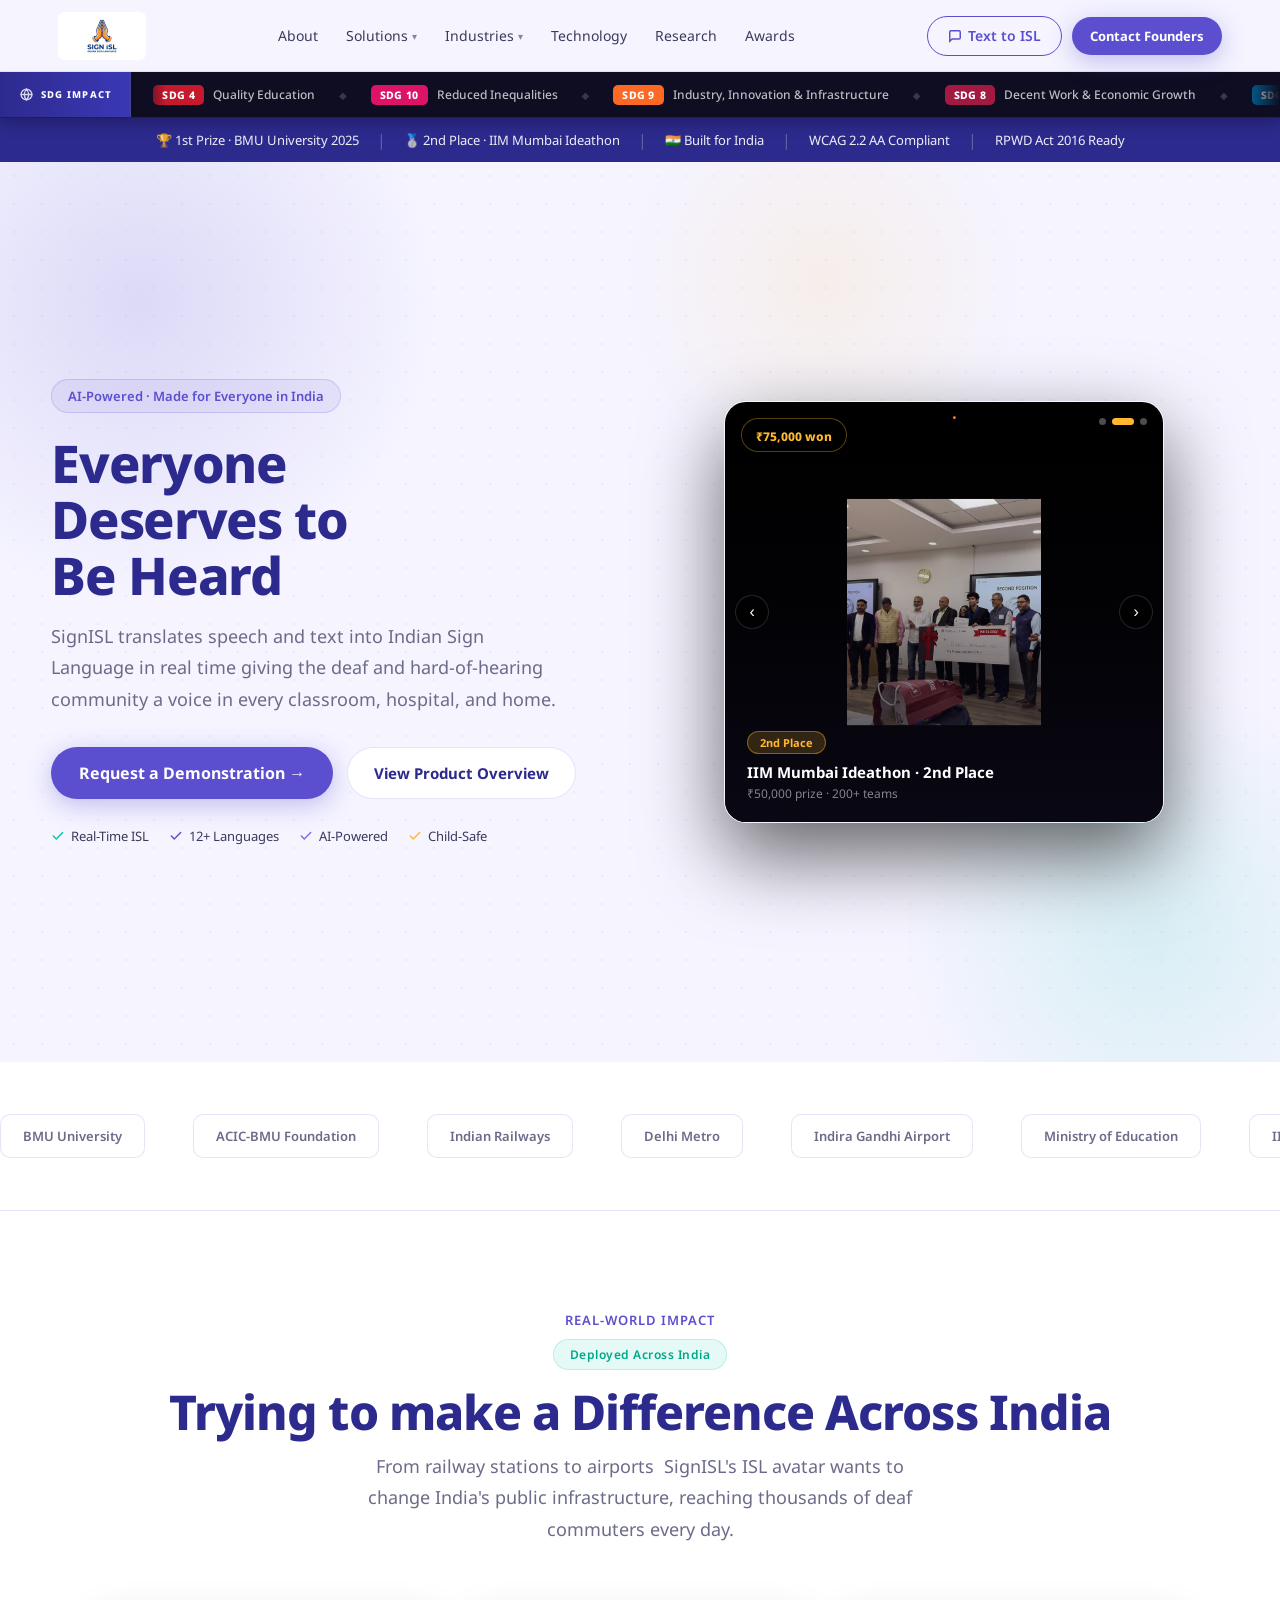
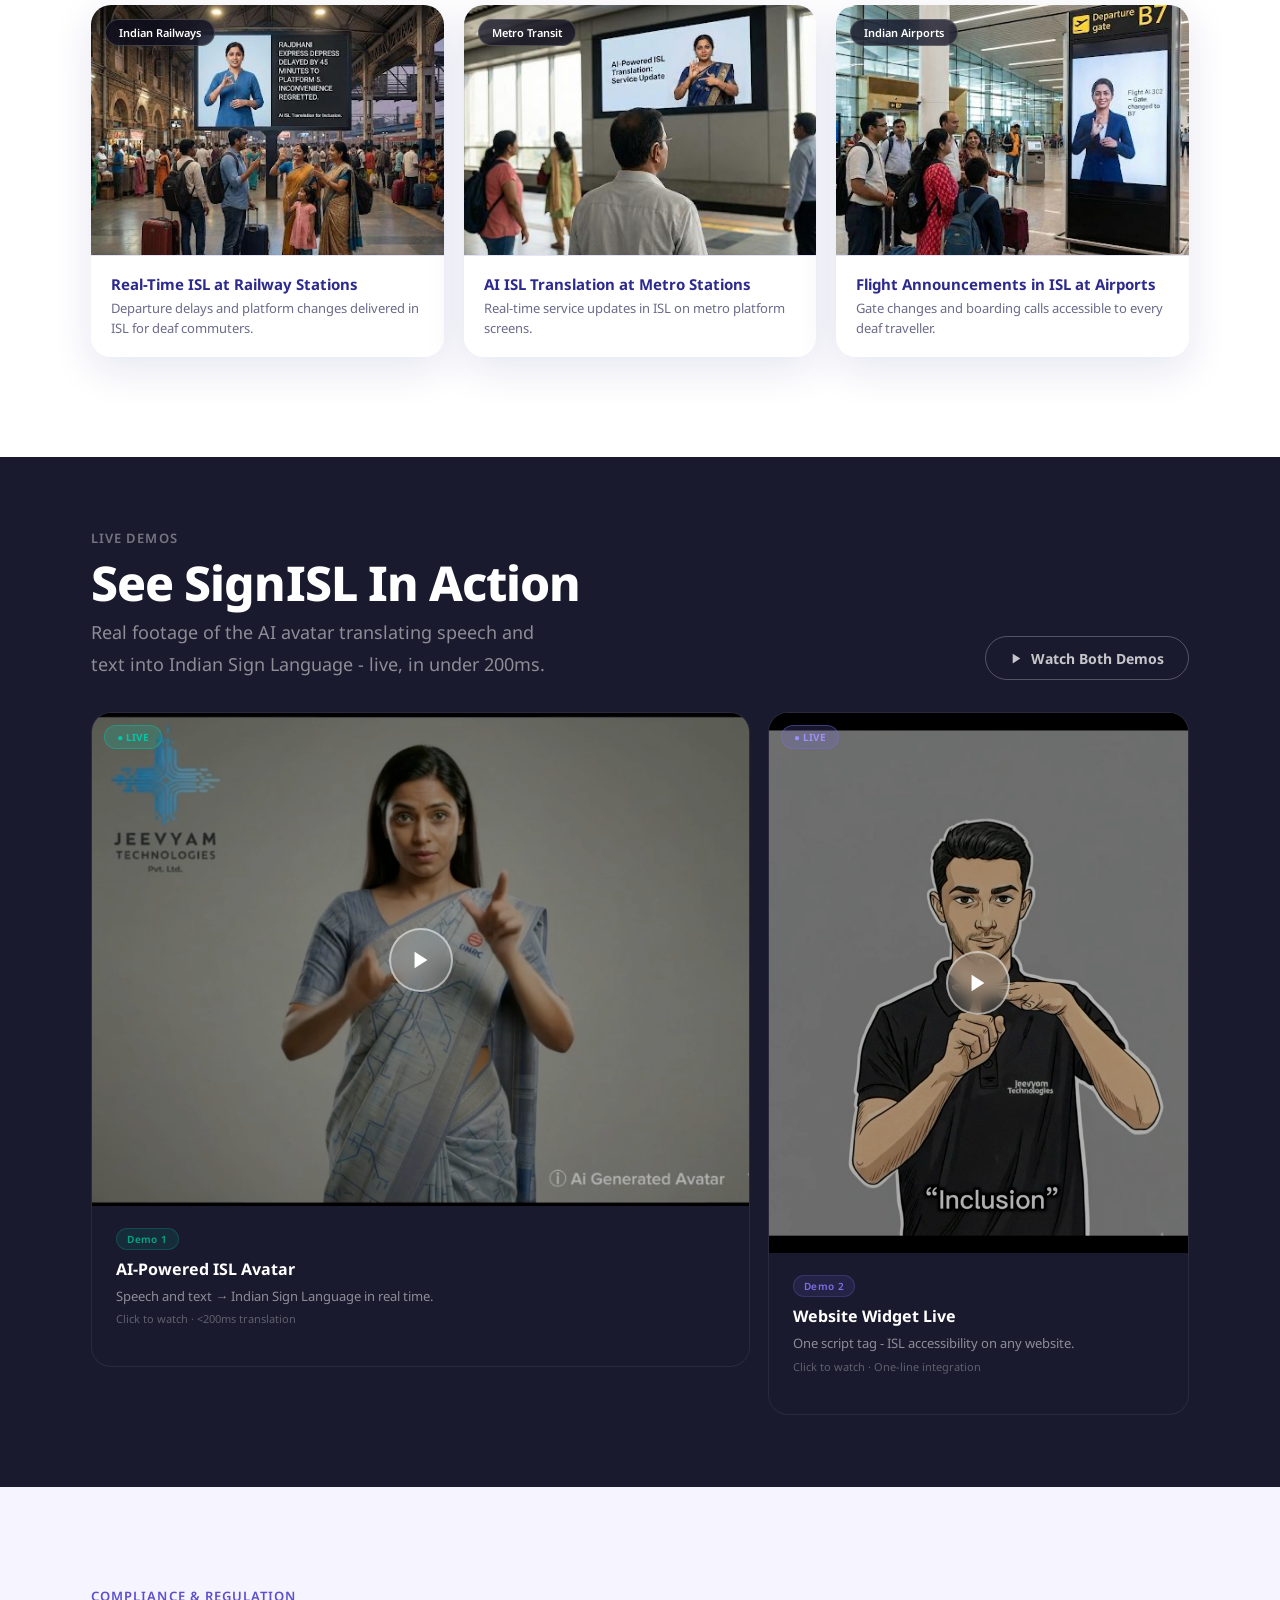
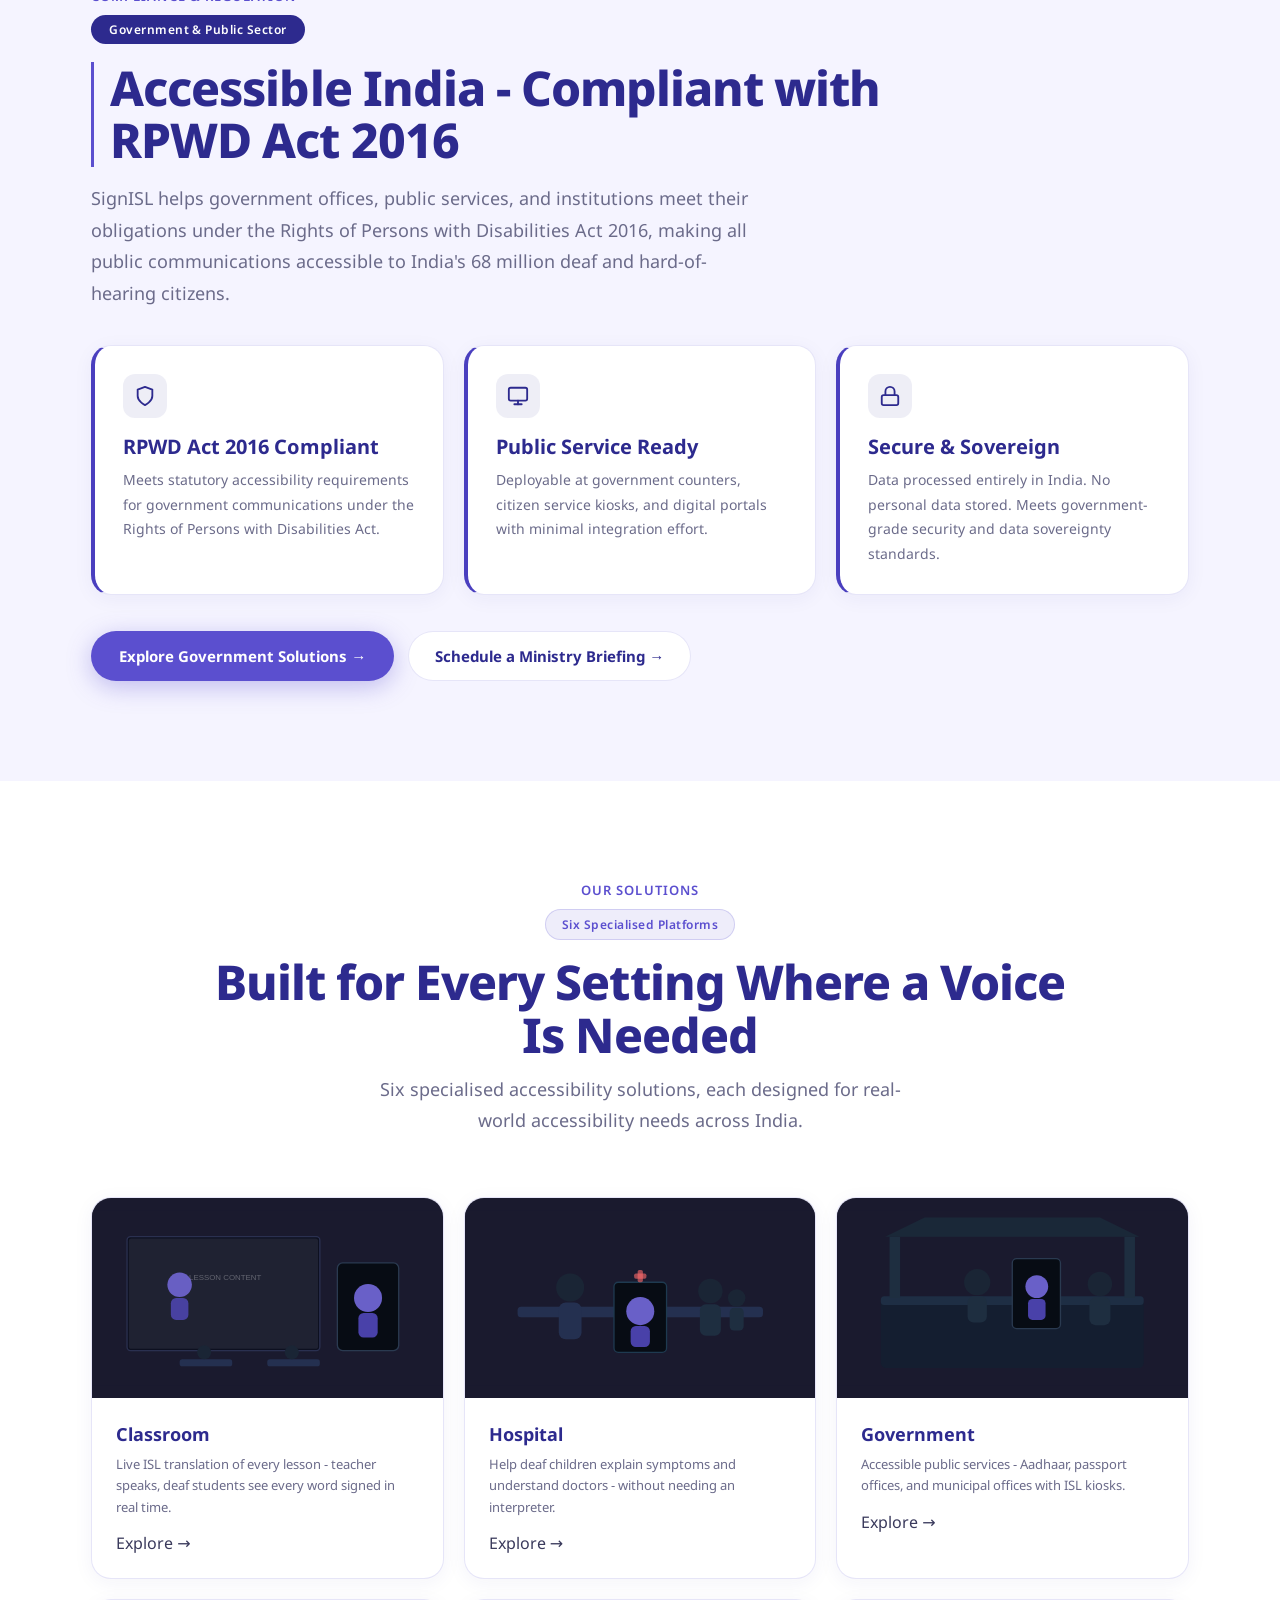
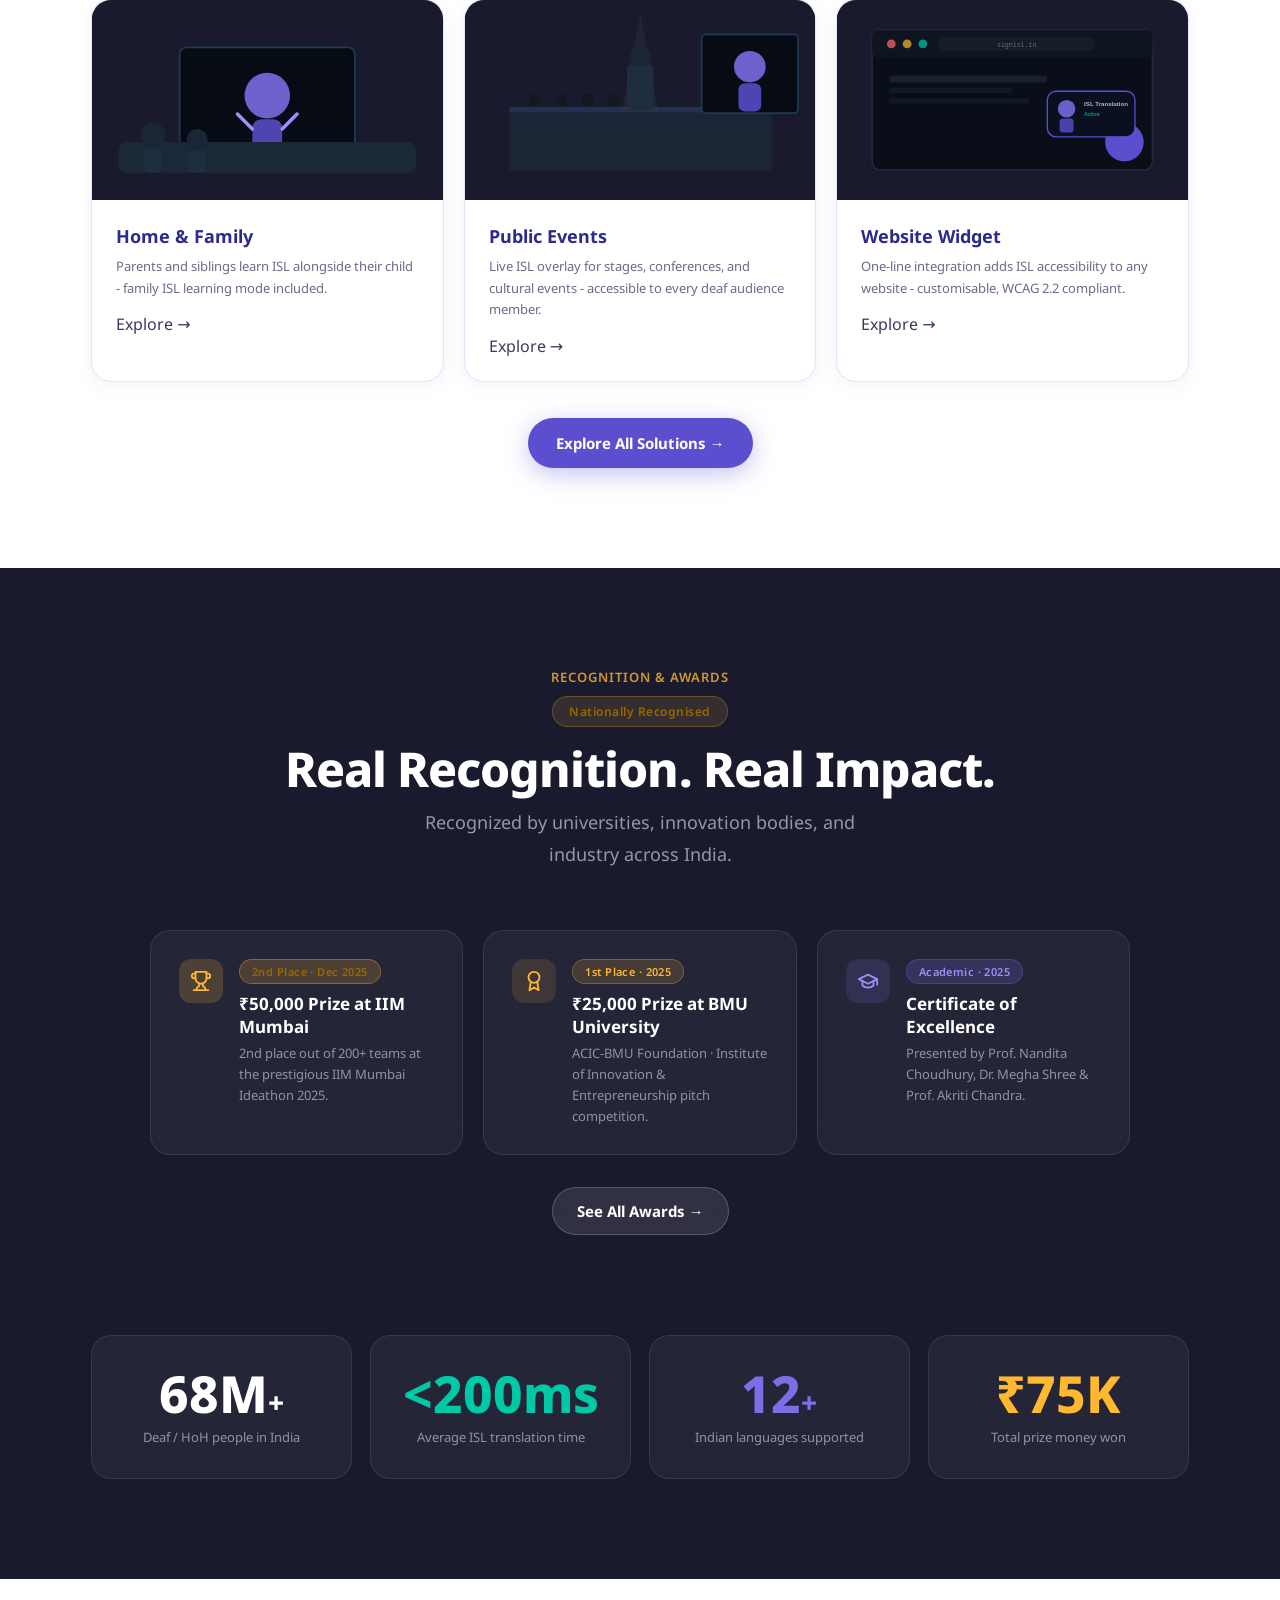
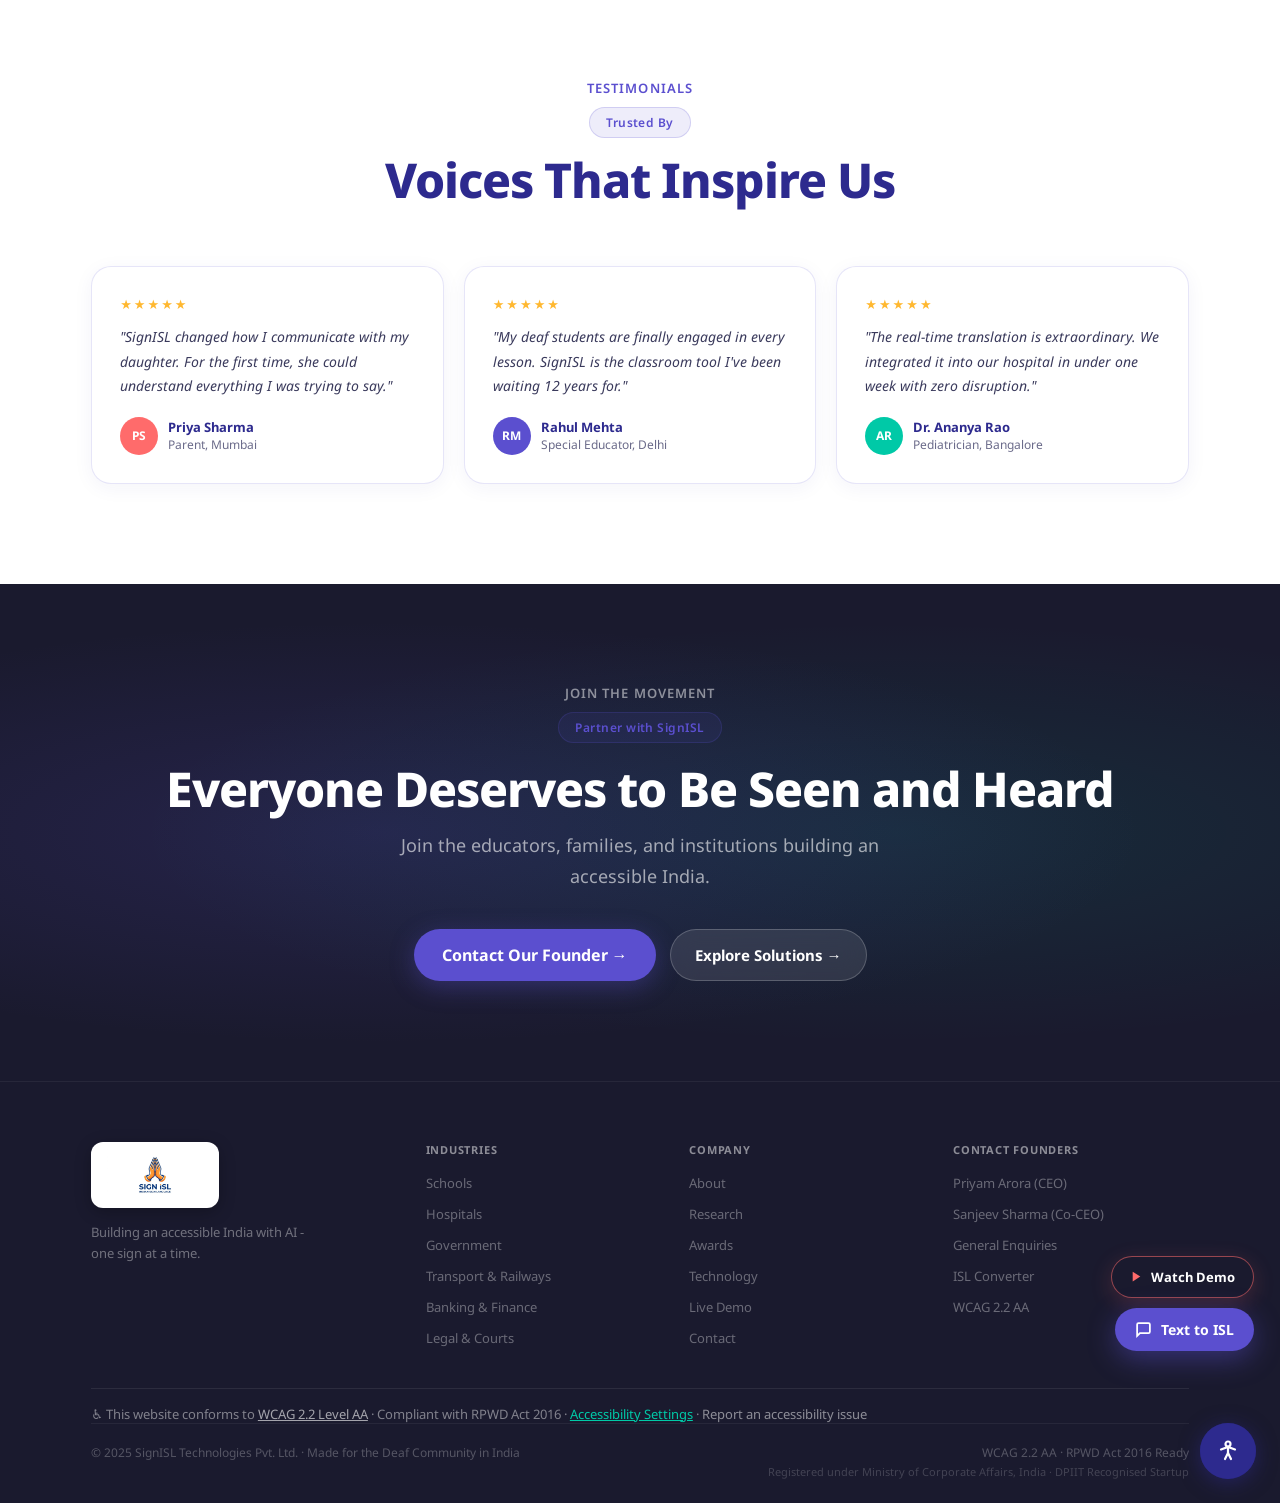
<file: index.html>
<!DOCTYPE html>
<!-- @dsCard group="UI Kit — Website" name="SignISL Website" subtitle="16-section marketing website — hero, awards, demo, tech, CTA, footer" viewport="1280x900" -->
<html lang="en">
<head>
<meta charset="UTF-8"><meta name="viewport" content="width=device-width,initial-scale=1">
<title>SignISL - AI-Powered Indian Sign Language for Everyone</title>
<link rel="preconnect" href="https://fonts.googleapis.com">
<link rel="preconnect" href="https://fonts.gstatic.com" crossorigin>
<link href="https://fonts.googleapis.com/css2?family=Noto+Sans:wght@400;500;600;700;800&display=swap" rel="stylesheet">
<link rel="stylesheet" href="shared.css">
</head>
<body>
<div id="nav-root"></div>

<main>

<!-- ═══ CREDIBILITY BAR ═══ -->
<div class="cred-bar">
  <span>🏆 1st Prize · BMU University 2025</span>
  <span class="sep">|</span>
  <span>🥈 2nd Place · IIM Mumbai Ideathon</span>
  <span class="sep">|</span>
  <span>🇮🇳 Built for India</span>
  <span class="sep">|</span>
  <span>WCAG 2.2 AA Compliant</span>
  <span class="sep">|</span>
  <span>RPWD Act 2016 Ready</span>
</div>

<!-- ═══ HERO ═══ -->
<section class="hero">
  <div class="hero-orb orb1"></div><div class="hero-orb orb2"></div><div class="hero-orb orb3"></div>
  <div class="hero-dots"></div>

  <div class="hero-inner">
    <div class="hero-2col">
      <div>
        <div class="hero-badge">AI-Powered · Made for Everyone in India</div>
        <h1 class="h1" style="margin-bottom:18px;font-size:clamp(36px,5vw,52px);">Everyone<br>Deserves to<br>Be Heard</h1>
        <p class="sub" style="max-width:510px;margin-bottom:32px;line-height:1.75;">SignISL translates speech and text into Indian Sign Language in real time giving the deaf and hard-of-hearing community a voice in every classroom, hospital, and home.</p>
        <div class="flex-row" style="gap:14px;margin-bottom:28px;">
          <button onclick="openFounderModal()" class="btn btn-v" style="height:52px;font-size:16px;">Request a Demonstration →</button>
          <a href="demo.html" class="btn btn-w" style="height:52px;font-size:15px;">View Product Overview</a>
        </div>
        <div class="trust-row">
          <span class="trust-item">
            <svg width="14" height="14" viewBox="0 0 24 24" fill="none" stroke="#00C9A7" stroke-width="2.5" stroke-linecap="round"><polyline points="20 6 9 17 4 12"/></svg>
            Real-Time ISL
          </span>
          <span class="trust-item">
            <svg width="14" height="14" viewBox="0 0 24 24" fill="none" stroke="#5B4FCF" stroke-width="2.5" stroke-linecap="round"><polyline points="20 6 9 17 4 12"/></svg>
            12+ Languages
          </span>
          <span class="trust-item">
            <svg width="14" height="14" viewBox="0 0 24 24" fill="none" stroke="#7B6FE8" stroke-width="2.5" stroke-linecap="round"><polyline points="20 6 9 17 4 12"/></svg>
            AI-Powered
          </span>
          <span class="trust-item">
            <svg width="14" height="14" viewBox="0 0 24 24" fill="none" stroke="#FFB830" stroke-width="2.5" stroke-linecap="round"><polyline points="20 6 9 17 4 12"/></svg>
            Child-Safe
          </span>
        </div>
      </div>
      <!-- Award Photo Slideshow -->
      <div id="hero-slides" style="position:relative;width:100%;max-width:440px;border-radius:22px;overflow:hidden;box-shadow:0 32px 80px rgba(0,0,0,.6);border:1.5px solid rgba(255,255,255,.1);">

        <!-- Slide 1: BMU -->
        <div class="hslide hslide-active" data-label="BMU University · 1st Place" data-sub="₹25,000 prize · Annual Innovation Summit" data-color="#FFB830" data-badge="1st Place 🏆">
          <img src="award-bmu.png" alt="BMU University ₹25,000 prize" style="width:100%;height:auto;max-height:420px;object-fit:contain;background:#000;display:block;">
        </div>

        <!-- Slide 2: IIM Mumbai -->
        <div class="hslide" data-label="IIM Mumbai Ideathon · 2nd Place" data-sub="₹50,000 prize · 200+ teams" data-color="#FFB830" data-badge="2nd Place">
          <img src="award-iim-mumbai.png" alt="IIM Mumbai ₹50,000 prize" style="width:100%;height:auto;max-height:420px;object-fit:contain;background:#000;display:block;">
        </div>

        <!-- Slide 3: Certificate -->
        <div class="hslide" data-label="Certificate of Excellence · BML Munjal" data-sub="Academic recognition · 2025" data-color="#9B8FF8" data-badge="Academic Award">
          <img src="award-certificate.png" alt="Certificate of Excellence" style="width:100%;height:auto;max-height:420px;object-fit:contain;background:#000;display:block;">
        </div>

        <!-- Gradient overlay + caption -->
        <div style="position:absolute;inset:0;background:linear-gradient(to top,rgba(10,8,20,.95) 0%,rgba(10,8,20,.2) 55%,transparent 100%);pointer-events:none;"></div>

        <!-- Caption -->
        <div style="position:absolute;bottom:0;left:0;right:0;padding:20px 22px;">
          <div id="hslide-badge" style="display:inline-block;background:rgba(255,184,48,.18);border:1px solid rgba(255,184,48,.4);border-radius:999px;padding:3px 12px;font-family:var(--fn);font-size:11px;font-weight:700;color:#FFB830;margin-bottom:8px;">1st Place 🏆</div>
          <div id="hslide-label" style="font-family:var(--fn);font-size:15px;font-weight:700;color:#fff;margin-bottom:3px;">BMU University · 1st Place</div>
          <div id="hslide-sub" style="font-family:var(--fb);font-size:12px;color:rgba(255,255,255,.5);">₹25,000 prize · Annual Innovation Summit</div>
        </div>

        <!-- Dot indicators -->
        <div style="position:absolute;top:16px;right:16px;display:flex;gap:6px;">
          <div class="hsdot hsdot-active" onclick="heroGoTo(0)"></div>
          <div class="hsdot" onclick="heroGoTo(1)"></div>
          <div class="hsdot" onclick="heroGoTo(2)"></div>
        </div>

        <!-- Nav arrows -->
        <button onclick="heroStep(-1)" style="position:absolute;left:10px;top:50%;transform:translateY(-50%);background:rgba(0,0,0,.45);border:1px solid rgba(255,255,255,.15);color:#fff;width:34px;height:34px;border-radius:50%;font-size:16px;cursor:pointer;display:flex;align-items:center;justify-content:center;backdrop-filter:blur(6px);transition:background .2s;" onmouseover="this.style.background='rgba(0,0,0,.7)'" onmouseout="this.style.background='rgba(0,0,0,.45)'">‹</button>
        <button onclick="heroStep(1)"  style="position:absolute;right:10px;top:50%;transform:translateY(-50%);background:rgba(0,0,0,.45);border:1px solid rgba(255,255,255,.15);color:#fff;width:34px;height:34px;border-radius:50%;font-size:16px;cursor:pointer;display:flex;align-items:center;justify-content:center;backdrop-filter:blur(6px);transition:background .2s;" onmouseover="this.style.background='rgba(0,0,0,.7)'" onmouseout="this.style.background='rgba(0,0,0,.45)'">›</button>

        <!-- Prize pill -->
        <div style="position:absolute;top:16px;left:16px;background:rgba(0,0,0,.55);border:1px solid rgba(255,184,48,.35);border-radius:999px;padding:5px 14px;backdrop-filter:blur(10px);">
          <span style="font-family:var(--fn);font-size:12px;font-weight:800;color:#FFB830;">₹75,000 won</span>
        </div>

      </div>

      <style>
        .hslide { display:none; }
        .hslide-active { display:block; animation:hfade .5s ease; }
        @keyframes hfade { from{opacity:0;transform:scale(1.03)} to{opacity:1;transform:scale(1)} }
        .hsdot { width:7px;height:7px;border-radius:50%;background:rgba(255,255,255,.3);cursor:pointer;transition:all .25s; }
        .hsdot-active { background:#FFB830;width:22px;border-radius:4px; }
      </style>
      <script>
        (function(){
          let cur = 0;
          const slides = document.querySelectorAll('.hslide');
          const dots   = document.querySelectorAll('.hsdot');
          const colors = { '#FFB830': 'rgba(255,184,48,.18)', '#9B8FF8': 'rgba(123,111,232,.2)' };
          const borderColors = { '#FFB830': 'rgba(255,184,48,.4)', '#9B8FF8': 'rgba(123,111,232,.3)' };

          window.heroGoTo = function(n) {
            slides[cur].classList.remove('hslide-active');
            dots[cur].classList.remove('hsdot-active');
            cur = (n + slides.length) % slides.length;
            slides[cur].classList.add('hslide-active');
            dots[cur].classList.add('hsdot-active');
            const d = slides[cur].dataset;
            document.getElementById('hslide-label').textContent = d.label;
            document.getElementById('hslide-sub').textContent   = d.sub;
            const badge = document.getElementById('hslide-badge');
            badge.textContent = d.badge;
            badge.style.color = d.color;
            badge.style.background = colors[d.color] || 'rgba(255,184,48,.18)';
            badge.style.borderColor = borderColors[d.color] || 'rgba(255,184,48,.4)';
          };
          window.heroStep = function(dir) { heroGoTo(cur + dir); };

          // Auto-advance every 3.5s
          setInterval(function(){ heroGoTo(cur + 1); }, 3500);
        })();
      </script>
    </div>
  </div>
</section>

<!-- ═══ LOGO STRIP ═══ -->
<section class="section-white" style="padding:32px 0;border-bottom:1px solid var(--cb);">
  <div class="marquee-wrap" aria-label="Partners and institutions" role="region">
    <div class="marquee-track" aria-hidden="true">
      <span class="logo-chip">BMU University</span><span class="logo-chip">ACIC-BMU Foundation</span>
      <span class="logo-chip">Indian Railways</span><span class="logo-chip">Delhi Metro</span>
      <span class="logo-chip">Indira Gandhi Airport</span><span class="logo-chip">Ministry of Education</span>
      <span class="logo-chip">IIT Research Partner</span><span class="logo-chip">Institute of Innovation &amp; Entrepreneurship</span>
      <span class="logo-chip">BMU University</span><span class="logo-chip">ACIC-BMU Foundation</span>
      <span class="logo-chip">Indian Railways</span><span class="logo-chip">Delhi Metro</span>
      <span class="logo-chip">Indira Gandhi Airport</span><span class="logo-chip">Ministry of Education</span>
      <span class="logo-chip">IIT Research Partner</span><span class="logo-chip">Institute of Innovation &amp; Entrepreneurship</span>
    </div>
  </div>
</section>

<!-- ═══ REAL-WORLD DEPLOYMENT SHOWCASE ═══ -->
<section class="section section-white">
  <div class="wrap">
    <div class="section-head">
      <span class="eyebrow">Real-World Impact</span>
      <span class="badge badge-t" style="margin-bottom:16px;">Deployed Across India</span>
      <h2 class="h2" style="margin-bottom:12px;">Trying to make a Difference Across India</h2>
      <p class="sub" style="max-width:560px;margin:0 auto;">From railway stations to airports  SignISL's ISL avatar wants to change India's public infrastructure, reaching thousands of deaf commuters every day.</p>
    </div>
    <div class="grid-3">

      <!-- Railway Station - Real Photo -->
      <div class="deploy-card">
        <div class="deploy-photo">
          <img src="deploy-railway.png" alt="SignISL at Indian Railway Station - Rajdhani Express delay announcement in ISL">
          <span class="deploy-badge">Indian Railways</span>
        </div>
        <div class="deploy-label">
          <h4>Real-Time ISL at Railway Stations</h4>
          <p>Departure delays and platform changes delivered in ISL for deaf commuters.</p>
        </div>
      </div>

      <!-- Metro Station - Real Photo -->
      <div class="deploy-card">
        <div class="deploy-photo">
          <img src="deploy-metro.png" alt="SignISL AI-Powered ISL Translation at Metro Station">
          <span class="deploy-badge">Metro Transit</span>
        </div>
        <div class="deploy-label">
          <h4>AI ISL Translation at Metro Stations</h4>
          <p>Real-time service updates in ISL on metro platform screens.</p>
        </div>
      </div>

      <!-- Airport - Real Photo -->
      <div class="deploy-card">
        <div class="deploy-photo">
          <img src="deploy-airport.png" alt="SignISL at Airport Departure Gate B7 - Flight AI 302 gate change in ISL">
          <span class="deploy-badge">Indian Airports</span>
        </div>
        <div class="deploy-label">
          <h4>Flight Announcements in ISL at Airports</h4>
          <p>Gate changes and boarding calls accessible to every deaf traveller.</p>
        </div>
      </div>

    </div>
  </div>
</section>

<!-- ═══ SEE IT IN ACTION ═══ -->
<section class="section section-dark" style="padding:72px 0;">
  <div class="wrap">
    <div style="display:flex;align-items:flex-end;justify-content:space-between;flex-wrap:wrap;gap:16px;margin-bottom:32px;">
      <div>
        <span class="eyebrow" style="color:rgba(255,255,255,.4);">Live Demos</span>
        <h2 class="h2 white" style="margin-bottom:8px;">See SignISL In Action</h2>
        <p class="sub" style="color:rgba(255,255,255,.5);max-width:460px;">Real footage of the AI avatar translating speech and text into Indian Sign Language - live, in under 200ms.</p>
      </div>
      <button onclick="openVideoDemo()" style="background:transparent;border:1.5px solid rgba(255,255,255,.25);color:rgba(255,255,255,.75);border-radius:999px;padding:0 24px;height:44px;font-family:var(--fn);font-weight:700;font-size:14px;cursor:pointer;display:inline-flex;align-items:center;gap:8px;white-space:nowrap;transition:all .25s;flex-shrink:0;" onmouseover="this.style.borderColor='rgba(255,255,255,.6)';this.style.color='#fff'" onmouseout="this.style.borderColor='rgba(255,255,255,.25)';this.style.color='rgba(255,255,255,.75)'"><svg width="13" height="13" viewBox="0 0 24 24" fill="currentColor"><polygon points="5 3 19 12 5 21 5 3"/></svg>Watch Both Demos</button>
    </div>

    <div style="display:flex;flex-wrap:wrap;gap:18px;align-items:flex-start;">

      <!-- Video 1 — landscape 768×576 (4:3) -->
      <div class="video-card" style="flex:3 1 55%;min-width:min(100%,300px);cursor:pointer;"
           role="button" tabindex="0"
           aria-label="Watch Demo 1: AI-Powered ISL Avatar — opens video player"
           onclick="openVideoDemo()"
           onkeydown="if(event.key==='Enter'||event.key===' '){event.preventDefault();openVideoDemo()}">
        <div style="background:#0A0A18;position:relative;overflow:hidden;">
          <video id="v1-thumb" poster="video-demo-1.jpg"
                 style="width:100%;display:block;pointer-events:none;aspect-ratio:4/3;object-fit:cover;"
                 autoplay loop muted playsinline preload="auto"
                 onerror="document.getElementById('v1-err').style.display='flex'">
            <source src="video-demo-1.mp4" type="video/mp4">
            <track kind="captions" srclang="en" label="English" default src="video-demo-1.vtt">
          </video>
          <div id="v1-err" style="display:none;position:absolute;inset:0;align-items:center;justify-content:center;background:#0A0A18;z-index:3;">
            <p style="color:rgba(255,255,255,.5);font-family:var(--fn);font-size:12px;text-align:center;padding:16px;">Unable to load<br><code style="font-size:11px;">video-demo-1.mp4</code></p>
          </div>
          <div style="position:absolute;inset:0;display:flex;align-items:center;justify-content:center;background:rgba(0,0,0,.3);z-index:2;">
            <div style="width:64px;height:64px;border-radius:50%;background:rgba(255,255,255,.15);border:2px solid rgba(255,255,255,.5);display:flex;align-items:center;justify-content:center;backdrop-filter:blur(8px);transition:transform .2s,background .2s;" onmouseover="this.style.background='rgba(91,79,207,.5)';this.style.transform='scale(1.1)'" onmouseout="this.style.background='rgba(255,255,255,.15)';this.style.transform='scale(1)'">
              <svg width="22" height="22" viewBox="0 0 24 24" fill="#fff" aria-hidden="true"><polygon points="5 3 19 12 5 21 5 3"/></svg>
            </div>
          </div>
          <div style="position:absolute;top:12px;left:12px;background:rgba(0,201,167,.2);border:1px solid rgba(0,201,167,.4);border-radius:999px;padding:4px 12px;font-family:var(--fn);font-size:10px;font-weight:700;color:#00C9A7;z-index:2;" aria-hidden="true">● LIVE</div>
        </div>
        <div class="video-body">
          <div style="display:flex;align-items:center;gap:8px;margin-bottom:8px;"><span class="badge badge-t" style="font-size:10px;padding:3px 10px;">Demo 1</span></div>
          <h4>AI-Powered ISL Avatar</h4>
          <p>Speech and text → Indian Sign Language in real time.</p>
          <div class="video-meta">Click to watch · &lt;200ms translation</div>
        </div>
      </div>

      <!-- Video 2 — portrait 720×928 -->
      <div class="video-card" style="flex:2 1 35%;min-width:min(100%,260px);cursor:pointer;"
           role="button" tabindex="0"
           aria-label="Watch Demo 2: Website Widget Integration — opens video player"
           onclick="openVideoDemo()"
           onkeydown="if(event.key==='Enter'||event.key===' '){event.preventDefault();openVideoDemo()}">
        <div style="background:#0A0A18;position:relative;overflow:hidden;">
          <video id="v2-thumb" poster="video-demo-2.jpg"
                 style="width:100%;display:block;pointer-events:none;aspect-ratio:720/928;object-fit:contain;"
                 autoplay loop muted playsinline preload="auto"
                 onerror="document.getElementById('v2-err').style.display='flex'">
            <source src="video-demo-2.mp4" type="video/mp4">
            <track kind="captions" srclang="en" label="English" default src="video-demo-2.vtt">
          </video>
          <div id="v2-err" style="display:none;position:absolute;inset:0;align-items:center;justify-content:center;background:#0A0A18;z-index:3;">
            <p style="color:rgba(255,255,255,.5);font-family:var(--fn);font-size:12px;text-align:center;padding:16px;">Unable to load<br><code style="font-size:11px;">video-demo-2.mp4</code></p>
          </div>
          <div style="position:absolute;inset:0;display:flex;align-items:center;justify-content:center;background:rgba(0,0,0,.3);z-index:2;">
            <div style="width:64px;height:64px;border-radius:50%;background:rgba(255,255,255,.15);border:2px solid rgba(255,255,255,.5);display:flex;align-items:center;justify-content:center;backdrop-filter:blur(8px);transition:transform .2s,background .2s;" onmouseover="this.style.background='rgba(123,111,232,.5)';this.style.transform='scale(1.1)'" onmouseout="this.style.background='rgba(255,255,255,.15)';this.style.transform='scale(1)'">
              <svg width="22" height="22" viewBox="0 0 24 24" fill="#fff" aria-hidden="true"><polygon points="5 3 19 12 5 21 5 3"/></svg>
            </div>
          </div>
          <div style="position:absolute;top:12px;left:12px;background:rgba(123,111,232,.2);border:1px solid rgba(123,111,232,.4);border-radius:999px;padding:4px 12px;font-family:var(--fn);font-size:10px;font-weight:700;color:#9B8FF8;z-index:2;" aria-hidden="true">● LIVE</div>
        </div>
        <div class="video-body">
          <div style="display:flex;align-items:center;gap:8px;margin-bottom:8px;"><span class="badge badge-p" style="font-size:10px;padding:3px 10px;">Demo 2</span></div>
          <h4>Website Widget Live</h4>
          <p>One script tag - ISL accessibility on any website.</p>
          <div class="video-meta">Click to watch · One-line integration</div>
        </div>
      </div>

    </div>
  </div>
</section>

<!-- ═══ GOVERNMENT & PUBLIC SECTOR ═══ -->
<section class="section section-bg">
  <div class="wrap">
    <div style="max-width:820px;">
      <span class="eyebrow">Compliance &amp; Regulation</span>
      <div style="display:inline-flex;align-items:center;background:#2D2A8E;color:#fff;padding:6px 18px;border-radius:999px;font-family:var(--fn);font-size:12px;font-weight:600;letter-spacing:.04em;margin-bottom:18px;">Government &amp; Public Sector</div>
      <h2 class="h2 formal-border" style="margin-bottom:16px;">Accessible India - Compliant with RPWD Act 2016</h2>
      <p class="sub" style="max-width:680px;line-height:1.75;">SignISL helps government offices, public services, and institutions meet their obligations under the Rights of Persons with Disabilities Act 2016, making all public communications accessible to India's 68 million deaf and hard-of-hearing citizens.</p>
    </div>
    <div class="grid-3" style="margin-top:36px;gap:20px;">
      <div class="card" style="padding:28px;border-left:4px solid #4A3FBF;">
        <div style="width:44px;height:44px;border-radius:12px;background:rgba(45,42,142,.08);display:flex;align-items:center;justify-content:center;margin-bottom:16px;">
          <svg width="22" height="22" viewBox="0 0 24 24" fill="none" stroke="#2D2A8E" stroke-width="2" stroke-linecap="round" stroke-linejoin="round"><path d="M12 22s8-4 8-10V5l-8-3-8 3v7c0 6 8 10 8 10z"/></svg>
        </div>
        <h3 class="h3" style="margin-bottom:8px;">RPWD Act 2016 Compliant</h3>
        <p style="font-family:var(--fb);font-size:14px;color:var(--mu);line-height:1.75;">Meets statutory accessibility requirements for government communications under the Rights of Persons with Disabilities Act.</p>
      </div>
      <div class="card" style="padding:28px;border-left:4px solid #4A3FBF;">
        <div style="width:44px;height:44px;border-radius:12px;background:rgba(45,42,142,.08);display:flex;align-items:center;justify-content:center;margin-bottom:16px;">
          <svg width="22" height="22" viewBox="0 0 24 24" fill="none" stroke="#2D2A8E" stroke-width="2" stroke-linecap="round" stroke-linejoin="round"><rect x="2" y="3" width="20" height="14" rx="2"/><line x1="8" y1="21" x2="16" y2="21"/><line x1="12" y1="17" x2="12" y2="21"/></svg>
        </div>
        <h3 class="h3" style="margin-bottom:8px;">Public Service Ready</h3>
        <p style="font-family:var(--fb);font-size:14px;color:var(--mu);line-height:1.75;">Deployable at government counters, citizen service kiosks, and digital portals with minimal integration effort.</p>
      </div>
      <div class="card" style="padding:28px;border-left:4px solid #4A3FBF;">
        <div style="width:44px;height:44px;border-radius:12px;background:rgba(45,42,142,.08);display:flex;align-items:center;justify-content:center;margin-bottom:16px;">
          <svg width="22" height="22" viewBox="0 0 24 24" fill="none" stroke="#2D2A8E" stroke-width="2" stroke-linecap="round" stroke-linejoin="round"><rect x="3" y="11" width="18" height="11" rx="2"/><path d="M7 11V7a5 5 0 0 1 10 0v4"/></svg>
        </div>
        <h3 class="h3" style="margin-bottom:8px;">Secure &amp; Sovereign</h3>
        <p style="font-family:var(--fb);font-size:14px;color:var(--mu);line-height:1.75;">Data processed entirely in India. No personal data stored. Meets government-grade security and data sovereignty standards.</p>
      </div>
    </div>
    <div class="flex-row" style="gap:14px;margin-top:36px;">
      <a href="government.html" class="btn btn-v">Explore Government Solutions →</a>
      <button onclick="openFounderModal()" class="btn btn-w">Schedule a Ministry Briefing →</button>
    </div>
  </div>
</section>

<!-- ═══ SOLUTIONS GRID ═══ -->
<section class="section section-white">
  <div class="wrap">
    <div class="section-head">
      <span class="eyebrow">Our Solutions</span>
      <span class="badge badge-v" style="margin-bottom:16px;">Six Specialised Platforms</span>
      <h2 class="h2" style="margin-bottom:12px;">Built for Every Setting Where a Voice Is Needed</h2>
      <p class="sub" style="max-width:540px;margin:0 auto;">Six specialised accessibility solutions, each designed for real-world accessibility needs across India.</p>
    </div>
    <div class="grid-3">
      <a href="classroom.html" class="card sol-card" style="text-decoration:none;">
        <div class="sol-img"><svg viewBox="0 0 400 200" xmlns="http://www.w3.org/2000/svg"><rect width="400" height="200" fill="#1A1A2E"/><rect x="40" y="30" width="220" height="130" rx="4" fill="#0D1020" stroke="#2A3050" stroke-width="1.5"/><rect x="42" y="32" width="216" height="126" rx="3" fill="#EAE8FF" opacity=".08"/><text x="152" y="80" text-anchor="middle" fill="rgba(255,255,255,0.3)" font-size="9" font-family="sans-serif">LESSON CONTENT</text><circle cx="100" cy="85" r="14" fill="#7B6FE8" opacity=".8"/><rect x="90" y="100" width="20" height="25" rx="6" fill="#5B4FCF" opacity=".7"/><rect x="280" y="60" width="70" height="100" rx="6" fill="#070C14" stroke="#2A3A50" stroke-width="1.5"/><circle cx="315" cy="100" r="16" fill="#7B6FE8" opacity=".85"/><rect x="304" y="117" width="22" height="28" rx="6" fill="#5B4FCF" opacity=".8"/><rect x="100" y="170" width="60" height="8" rx="3" fill="#243050"/><rect x="200" y="170" width="60" height="8" rx="3" fill="#243050"/><circle cx="128" cy="162" r="8" fill="#1A2535"/><circle cx="228" cy="162" r="8" fill="#1A2535"/></svg></div>
        <div class="sol-body"><h3>Classroom</h3><p>Live ISL translation of every lesson - teacher speaks, deaf students see every word signed in real time.</p><span>Explore →</span></div>
      </a>
      <a href="hospital.html" class="card sol-card" style="text-decoration:none;">
        <div class="sol-img"><svg viewBox="0 0 400 200" xmlns="http://www.w3.org/2000/svg"><rect width="400" height="200" fill="#1A1A2E"/><rect x="60" y="110" width="280" height="12" rx="4" fill="#243050"/><circle cx="120" cy="88" r="16" fill="#1A2535"/><rect x="107" y="105" width="26" height="42" rx="8" fill="#243050"/><circle cx="280" cy="92" r="14" fill="#1A2535"/><rect x="268" y="107" width="24" height="36" rx="7" fill="#1E2E40"/><circle cx="310" cy="100" r="10" fill="#1A2535"/><rect x="302" y="111" width="16" height="26" rx="5" fill="#1E2E40"/><rect x="170" y="82" width="60" height="80" rx="5" fill="#070C14" stroke="#1E3A50" stroke-width="1.5"/><circle cx="200" cy="115" r="16" fill="#7B6FE8" opacity=".85"/><rect x="189" y="132" width="22" height="24" rx="6" fill="#5B4FCF" opacity=".8"/><rect x="197" y="68" width="6" height="14" rx="2" fill="#FF6B6B" opacity=".6"/><rect x="193" y="72" width="14" height="6" rx="2" fill="#FF6B6B" opacity=".6"/></svg></div>
        <div class="sol-body"><h3>Hospital</h3><p>Help deaf children explain symptoms and understand doctors - without needing an interpreter.</p><span>Explore →</span></div>
      </a>
      <a href="government.html" class="card sol-card" style="text-decoration:none;">
        <div class="sol-img"><svg viewBox="0 0 400 200" xmlns="http://www.w3.org/2000/svg"><rect width="400" height="200" fill="#1A1A2E"/><rect x="50" y="100" width="300" height="80" rx="6" fill="#141E30"/><rect x="50" y="98" width="300" height="10" rx="4" fill="#1E2E44"/><circle cx="160" cy="82" r="15" fill="#1A2535"/><rect x="149" y="98" width="22" height="30" rx="7" fill="#1E2E40"/><rect x="200" y="55" width="55" height="80" rx="5" fill="#070C14" stroke="#2A3A50" stroke-width="1.5"/><circle cx="228" cy="87" r="13" fill="#7B6FE8" opacity=".85"/><rect x="218" y="101" width="20" height="24" rx="5" fill="#5B4FCF" opacity=".8"/><circle cx="300" cy="84" r="14" fill="#1A2535"/><rect x="288" y="99" width="24" height="32" rx="7" fill="#1E2E40"/><rect x="60" y="30" width="12" height="70" fill="#1E2E40"/><rect x="328" y="30" width="12" height="70" fill="#1E2E40"/><polygon points="55,30 345,30 300,8 100,8" fill="#1A2838"/></svg></div>
        <div class="sol-body"><h3>Government</h3><p>Accessible public services - Aadhaar, passport offices, and municipal offices with ISL kiosks.</p><span>Explore →</span></div>
      </a>
      <a href="home-family.html" class="card sol-card" style="text-decoration:none;">
        <div class="sol-img"><svg viewBox="0 0 400 200" xmlns="http://www.w3.org/2000/svg"><rect width="400" height="200" fill="#1A1A2E"/><rect x="100" y="40" width="200" height="125" rx="8" fill="#070C14" stroke="#1E3A50" stroke-width="2"/><rect x="185" y="165" width="30" height="8" rx="3" fill="#1E2E40"/><rect x="170" y="172" width="60" height="5" rx="2" fill="#243050"/><circle cx="200" cy="95" r="26" fill="#7B6FE8" opacity=".88"/><rect x="183" y="122" width="34" height="38" rx="10" fill="#5B4FCF" opacity=".85"/><line x1="183" y1="133" x2="166" y2="116" stroke="#9B8FF8" stroke-width="4" stroke-linecap="round"/><line x1="217" y1="133" x2="234" y2="116" stroke="#9B8FF8" stroke-width="4" stroke-linecap="round"/><rect x="30" y="148" width="340" height="35" rx="10" fill="#1A2838"/><circle cx="70" cy="140" r="14" fill="#1A2535"/><rect x="59" y="155" width="22" height="28" rx="7" fill="#1E2E40"/><circle cx="120" cy="145" r="12" fill="#1A2535"/><rect x="110" y="158" width="20" height="25" rx="6" fill="#1E2E40"/></svg></div>
        <div class="sol-body"><h3>Home &amp; Family</h3><p>Parents and siblings learn ISL alongside their child - family ISL learning mode included.</p><span>Explore →</span></div>
      </a>
      <a href="events.html" class="card sol-card" style="text-decoration:none;">
        <div class="sol-img"><svg viewBox="0 0 400 200" xmlns="http://www.w3.org/2000/svg"><rect width="400" height="200" fill="#1A1A2E"/><rect x="50" y="110" width="300" height="70" fill="#1A2535"/><rect x="50" y="108" width="300" height="6" rx="3" fill="#243050"/><polygon points="200,0 180,110 220,110" fill="rgba(255,255,255,0.04)"/><rect x="185" y="60" width="30" height="52" rx="4" fill="#1E2E40"/><circle cx="200" cy="50" r="12" fill="#1A2535"/><rect x="270" y="25" width="110" height="90" rx="5" fill="#070C14" stroke="#1E3A50" stroke-width="2"/><circle cx="325" cy="62" r="18" fill="#7B6FE8" opacity=".88"/><rect x="312" y="81" width="26" height="32" rx="7" fill="#5B4FCF" opacity=".85"/><circle cx="80" cy="100" r="7" fill="#101820"/><circle cx="110" cy="100" r="7" fill="#101820"/><circle cx="140" cy="100" r="7" fill="#101820"/><circle cx="170" cy="100" r="7" fill="#101820"/></svg></div>
        <div class="sol-body"><h3>Public Events</h3><p>Live ISL overlay for stages, conferences, and cultural events - accessible to every deaf audience member.</p><span>Explore →</span></div>
      </a>
      <a href="widget.html" class="card sol-card" style="text-decoration:none;">
        <div class="sol-img"><svg viewBox="0 0 400 200" xmlns="http://www.w3.org/2000/svg"><rect width="400" height="200" fill="#1A1A2E"/><rect x="40" y="20" width="320" height="160" rx="10" fill="#0A0E18" stroke="#1E2A3A" stroke-width="2"/><rect x="40" y="20" width="320" height="32" rx="8" fill="#0F1520"/><circle cx="62" cy="36" r="5" fill="#FF6B6B" opacity=".7"/><circle cx="80" cy="36" r="5" fill="#FFB830" opacity=".7"/><circle cx="98" cy="36" r="5" fill="#00C9A7" opacity=".7"/><rect x="115" y="28" width="180" height="16" rx="8" fill="#141E2A"/><text x="205" y="40" text-anchor="middle" fill="rgba(255,255,255,0.35)" font-size="7.5" font-family="monospace">signisl.in</text><rect x="60" y="72" width="180" height="8" rx="3" fill="#1A2535" opacity=".8"/><rect x="60" y="86" width="140" height="6" rx="3" fill="#1A2535" opacity=".5"/><rect x="60" y="98" width="160" height="6" rx="3" fill="#1A2535" opacity=".5"/><circle cx="328" cy="148" r="22" fill="#5B4FCF"/><rect x="240" y="90" width="100" height="52" rx="10" fill="#0A1020" stroke="#5B4FCF" stroke-width="1.5"/><circle cx="262" cy="110" r="10" fill="#7B6FE8" opacity=".85"/><rect x="254" y="121" width="16" height="16" rx="4" fill="#5B4FCF" opacity=".8"/><text x="282" y="107" fill="rgba(255,255,255,0.7)" font-size="7" font-family="sans-serif" font-weight="bold">ISL Translation</text><text x="282" y="118" fill="#00C9A7" font-size="6.5" font-family="sans-serif">Active</text></svg></div>
        <div class="sol-body"><h3>Website Widget</h3><p>One-line integration adds ISL accessibility to any website - customisable, WCAG 2.2 compliant.</p><span>Explore →</span></div>
      </a>
    </div>
    <div style="text-align:center;margin-top:36px;">
      <a href="solutions.html" class="btn btn-v">Explore All Solutions →</a>
    </div>
  </div>
</section>

<!-- ═══ AWARDS TEASER ═══ -->
<section class="section section-dark">
  <div class="wrap">
    <div class="section-head">
      <span class="eyebrow" style="color:rgba(255,184,48,.8);">Recognition &amp; Awards</span>
      <span class="badge badge-a" style="margin-bottom:16px;">Nationally Recognised</span>
      <h2 class="h2 white" style="margin-bottom:12px;">Real Recognition. Real Impact.</h2>
      <p class="sub" style="color:rgba(255,255,255,.55);max-width:500px;margin:0 auto;">Recognized by universities, innovation bodies, and industry across India.</p>
    </div>
    <div class="grid-3" style="max-width:980px;margin:0 auto;">
      <div class="glass" style="padding:28px;display:flex;align-items:flex-start;gap:16px;">
        <div style="width:44px;height:44px;border-radius:12px;background:rgba(255,184,48,.18);display:flex;align-items:center;justify-content:center;flex-shrink:0;">
          <svg width="22" height="22" viewBox="0 0 24 24" fill="none" stroke="#FFB830" stroke-width="2" stroke-linecap="round" stroke-linejoin="round"><path d="M6 9H4.5a2.5 2.5 0 0 1 0-5H6"/><path d="M18 9h1.5a2.5 2.5 0 0 0 0-5H18"/><path d="M4 22h16"/><path d="M10 14.66V17c0 .55-.47.98-.97 1.21C7.85 18.75 7 20.24 7 22"/><path d="M14 14.66V17c0 .55.47.98.97 1.21C16.15 18.75 17 20.24 17 22"/><path d="M18 2H6v7a6 6 0 0 0 12 0V2z"/></svg>
        </div>
        <div>
          <div class="tag" style="background:rgba(255,184,48,.18);color:#9A6800;border:1px solid rgba(255,184,48,.35);margin-bottom:8px;">2nd Place · Dec 2025</div>
          <h4 style="font-family:var(--fn);font-size:17px;font-weight:700;color:#fff;margin-bottom:5px;">₹50,000 Prize at IIM Mumbai</h4>
          <p style="font-family:var(--fb);font-size:13px;color:rgba(255,255,255,.5);line-height:1.6;">2nd place out of 200+ teams at the prestigious IIM Mumbai Ideathon 2025.</p>
        </div>
      </div>
      <div class="glass" style="padding:28px;display:flex;align-items:flex-start;gap:16px;">
        <div style="width:44px;height:44px;border-radius:12px;background:rgba(255,184,48,.12);display:flex;align-items:center;justify-content:center;flex-shrink:0;">
          <svg width="22" height="22" viewBox="0 0 24 24" fill="none" stroke="#FFB830" stroke-width="2" stroke-linecap="round" stroke-linejoin="round"><circle cx="12" cy="8" r="6"/><path d="M15.477 12.89L17 22l-5-3-5 3 1.523-9.11"/></svg>
        </div>
        <div>
          <div class="tag" style="background:rgba(255,184,48,.15);color:#FFB830;border:1px solid rgba(255,184,48,.3);margin-bottom:8px;">1st Place · 2025</div>
          <h4 style="font-family:var(--fn);font-size:17px;font-weight:700;color:#fff;margin-bottom:5px;">₹25,000 Prize at BMU University</h4>
          <p style="font-family:var(--fb);font-size:13px;color:rgba(255,255,255,.5);line-height:1.6;">ACIC-BMU Foundation · Institute of Innovation &amp; Entrepreneurship pitch competition.</p>
        </div>
      </div>
      <div class="glass" style="padding:28px;display:flex;align-items:flex-start;gap:16px;">
        <div style="width:44px;height:44px;border-radius:12px;background:rgba(123,111,232,.15);display:flex;align-items:center;justify-content:center;flex-shrink:0;">
          <svg width="22" height="22" viewBox="0 0 24 24" fill="none" stroke="#9B8FF8" stroke-width="2" stroke-linecap="round" stroke-linejoin="round"><path d="M22 10v6M2 10l10-5 10 5-10 5z"/><path d="M6 12v5c3 3 9 3 12 0v-5"/></svg>
        </div>
        <div>
          <div class="tag" style="background:rgba(123,111,232,.2);color:#9B8FF8;border:1px solid rgba(123,111,232,.3);margin-bottom:8px;">Academic · 2025</div>
          <h4 style="font-family:var(--fn);font-size:17px;font-weight:700;color:#fff;margin-bottom:5px;">Certificate of Excellence</h4>
          <p style="font-family:var(--fb);font-size:13px;color:rgba(255,255,255,.5);line-height:1.6;">Presented by Prof. Nandita Choudhury, Dr. Megha Shree &amp; Prof. Akriti Chandra.</p>
        </div>
      </div>
    </div>
    <div style="text-align:center;margin-top:32px;"><a href="awards.html" class="btn btn-dark">See All Awards →</a></div>
  </div>
</section>

<!-- ═══ STATS ═══ -->
<section class="section section-dark" style="padding-top:0;">
  <div class="wrap">
    <div class="grid-4">
      <div class="glass stat-card"><div class="stat-num">68M<span style="font-size:28px;">+</span></div><div class="stat-lbl">Deaf / HoH people in India</div></div>
      <div class="glass stat-card"><div class="stat-num" style="color:#00C9A7;">&lt;200ms</div><div class="stat-lbl">Average ISL translation time</div></div>
      <div class="glass stat-card"><div class="stat-num" style="color:#7B6FE8;">12<span style="font-size:28px;">+</span></div><div class="stat-lbl">Indian languages supported</div></div>
      <div class="glass stat-card"><div class="stat-num" style="color:#FFB830;">₹75K</div><div class="stat-lbl">Total prize money won</div></div>
    </div>
  </div>
</section>

<!-- ═══ TESTIMONIALS ═══ -->
<section class="section section-white">
  <div class="wrap">
    <div class="section-head">
      <span class="eyebrow">Testimonials</span>
      <span class="badge badge-v" style="margin-bottom:16px;">Trusted By</span>
      <h2 class="h2" style="margin-bottom:12px;">Voices That Inspire Us</h2>
    </div>
    <div class="grid-3">
      <div class="card" style="padding:28px;"><div style="color:#FFB830;font-size:13px;letter-spacing:2px;margin-bottom:12px;">★★★★★</div><p style="font-family:var(--fb);font-size:14px;color:var(--bt);line-height:1.75;font-style:italic;margin-bottom:18px;">"SignISL changed how I communicate with my daughter. For the first time, she could understand everything I was trying to say."</p><div class="flex-row" style="gap:10px;"><div style="width:38px;height:38px;border-radius:50%;background:#FF6B6B;display:flex;align-items:center;justify-content:center;font-family:var(--fn);font-size:12px;font-weight:700;color:#fff;flex-shrink:0;">PS</div><div><div style="font-family:var(--fn);font-size:13px;font-weight:700;color:var(--indigo);">Priya Sharma</div><div style="font-family:var(--fb);font-size:12px;color:var(--mu);">Parent, Mumbai</div></div></div></div>
      <div class="card" style="padding:28px;"><div style="color:#FFB830;font-size:13px;letter-spacing:2px;margin-bottom:12px;">★★★★★</div><p style="font-family:var(--fb);font-size:14px;color:var(--bt);line-height:1.75;font-style:italic;margin-bottom:18px;">"My deaf students are finally engaged in every lesson. SignISL is the classroom tool I've been waiting 12 years for."</p><div class="flex-row" style="gap:10px;"><div style="width:38px;height:38px;border-radius:50%;background:#5B4FCF;display:flex;align-items:center;justify-content:center;font-family:var(--fn);font-size:12px;font-weight:700;color:#fff;flex-shrink:0;">RM</div><div><div style="font-family:var(--fn);font-size:13px;font-weight:700;color:var(--indigo);">Rahul Mehta</div><div style="font-family:var(--fb);font-size:12px;color:var(--mu);">Special Educator, Delhi</div></div></div></div>
      <div class="card" style="padding:28px;"><div style="color:#FFB830;font-size:13px;letter-spacing:2px;margin-bottom:12px;">★★★★★</div><p style="font-family:var(--fb);font-size:14px;color:var(--bt);line-height:1.75;font-style:italic;margin-bottom:18px;">"The real-time translation is extraordinary. We integrated it into our hospital in under one week with zero disruption."</p><div class="flex-row" style="gap:10px;"><div style="width:38px;height:38px;border-radius:50%;background:#00C9A7;display:flex;align-items:center;justify-content:center;font-family:var(--fn);font-size:12px;font-weight:700;color:#fff;flex-shrink:0;">AR</div><div><div style="font-family:var(--fn);font-size:13px;font-weight:700;color:var(--indigo);">Dr. Ananya Rao</div><div style="font-family:var(--fb);font-size:12px;color:var(--mu);">Pediatrician, Bangalore</div></div></div></div>
    </div>
  </div>
</section>

<!-- ═══ FINAL CTA ═══ -->
<section class="section section-dark" style="text-align:center;position:relative;overflow:hidden;">
  <div style="position:absolute;inset:0;background:radial-gradient(ellipse at 30% 50%,rgba(91,79,207,.18),transparent 60%),radial-gradient(ellipse at 70% 50%,rgba(0,201,167,.1),transparent 60%);pointer-events:none;"></div>
  <div class="wrap" style="position:relative;z-index:1;">
    <span class="eyebrow" style="color:rgba(255,255,255,.5);">Join the Movement</span>
    <span class="badge badge-v" style="margin-bottom:20px;">Partner with SignISL</span>
    <h2 class="h2 white" style="font-size:clamp(28px,4vw,48px);margin-bottom:14px;">Everyone Deserves to Be Seen and Heard</h2>
    <p class="sub" style="color:rgba(255,255,255,.6);max-width:480px;margin:0 auto 36px;">Join the educators, families, and institutions building an accessible India.</p>
    <div class="flex-row" style="justify-content:center;gap:14px;">
      <button onclick="openFounderModal()" class="btn btn-v" style="height:52px;font-size:16px;">Contact Our Founder →</button>
      <a href="solutions.html" class="btn btn-dark" style="height:52px;font-size:15px;">Explore Solutions →</a>
    </div>
  </div>
</section>

</main>
<div id="footer-root"></div>
<button id="stu" onclick="scrollTop()" title="Back to top">↑</button>
<script src="shared.js"></script>
</body>
</html>
</file>
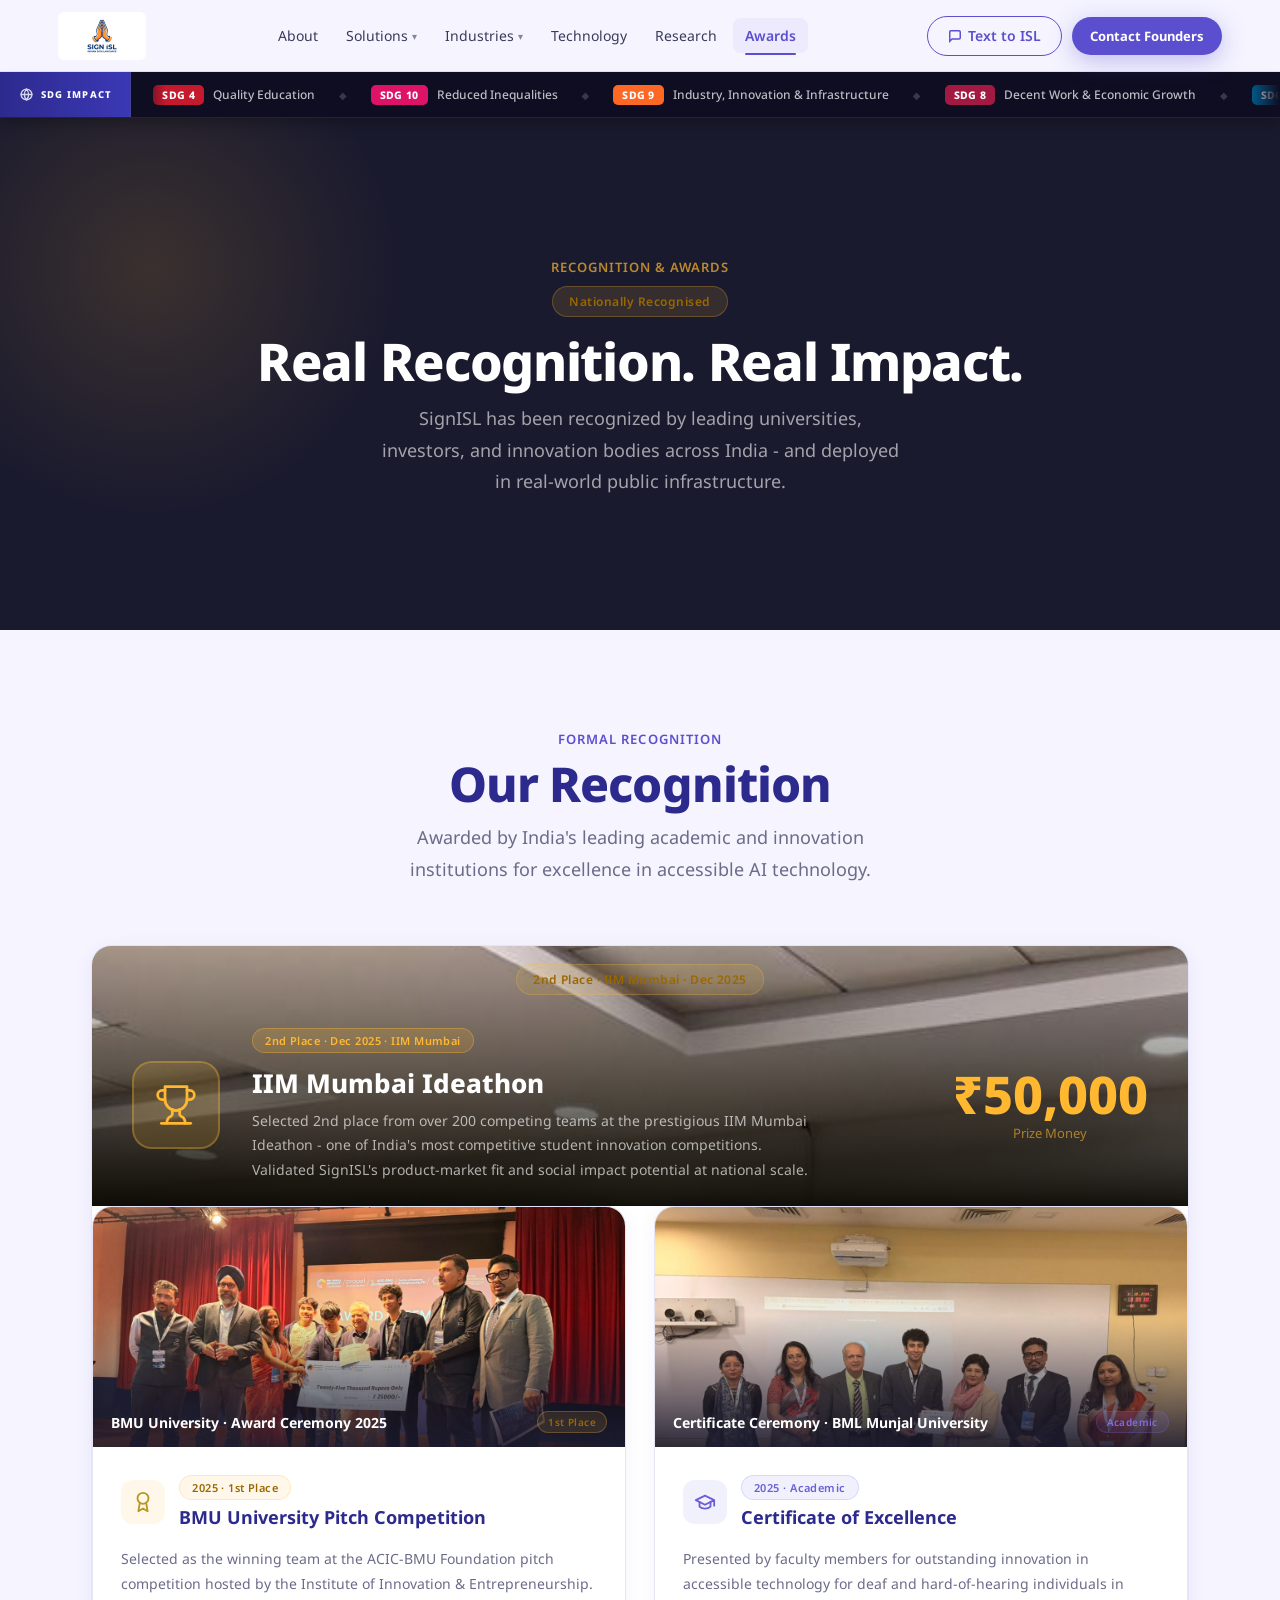
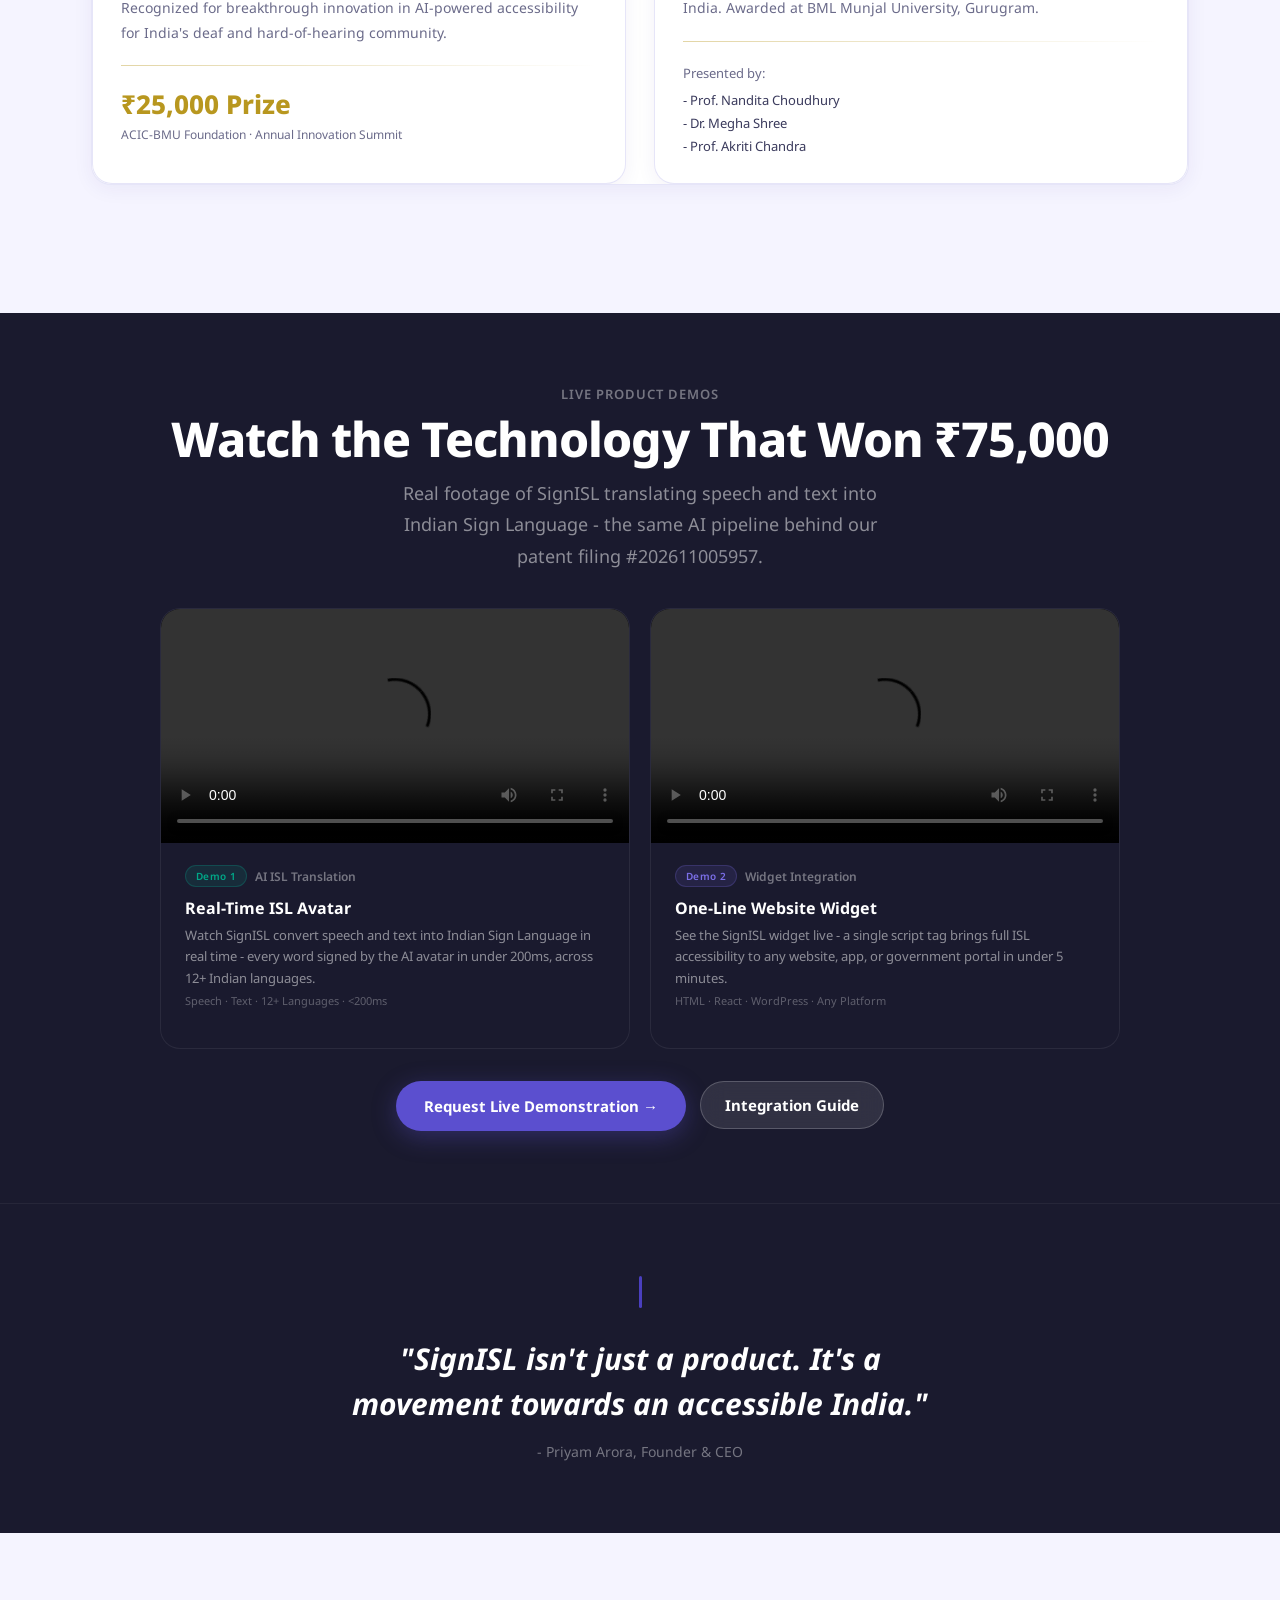
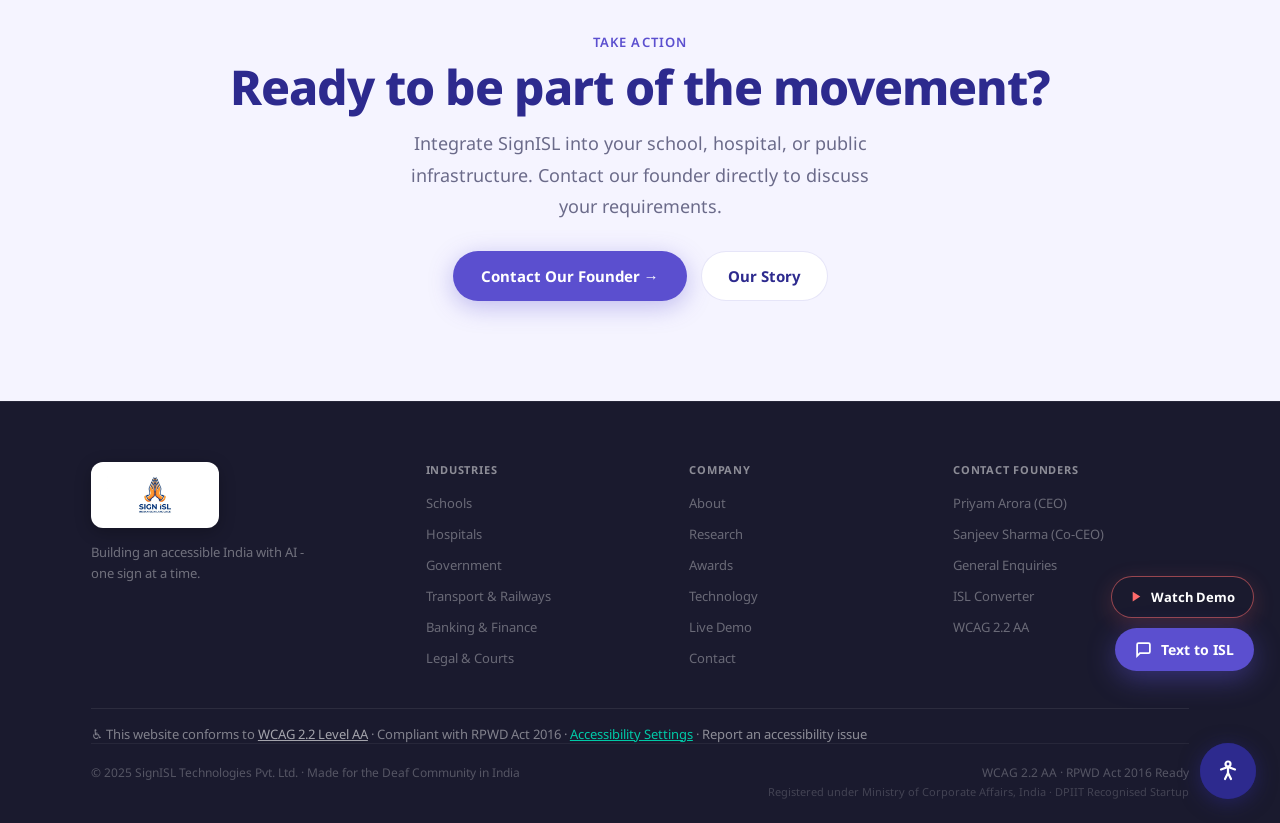
<file: awards.html>
<!DOCTYPE html>
<html lang="en">
<head>
<meta charset="UTF-8"><meta name="viewport" content="width=device-width,initial-scale=1">
<title>Awards & Recognition - SignISL</title>
<link rel="preconnect" href="https://fonts.googleapis.com">
<link href="https://fonts.googleapis.com/css2?family=Noto+Sans:wght@400;500;600;700;800&display=swap" rel="stylesheet">
<link rel="stylesheet" href="shared.css">
<style>
  .award-card{background:#fff;border:1px solid var(--cb);border-radius:20px;overflow:hidden;transition:transform .25s;box-shadow:0 4px 20px rgba(45,42,142,.06);}
  .award-card:hover{transform:translateY(-5px);box-shadow:0 20px 48px rgba(45,42,142,.12);}
  .award-illus{width:100%;display:block;}
  .award-body{padding:28px;}
  .award-body h3{font-family:var(--fn);font-size:20px;font-weight:700;color:var(--indigo);margin-bottom:10px;}
  .award-body p{font-family:var(--fb);font-size:14px;color:var(--mu);line-height:1.75;}
  .award-prize{font-family:var(--fn);font-size:26px;font-weight:800;color:#B8971F;margin-top:12px;}
  .photo-slide{position:relative;overflow:hidden;}
  .photo-slide img{position:absolute;inset:0;width:100%;height:100%;object-fit:cover;display:block;}
  .photo-slide-overlay{position:absolute;inset:0;background:linear-gradient(to top,rgba(0,0,0,.88) 0%,rgba(0,0,0,.08) 55%);pointer-events:none;}
  .photo-slide-badge{position:absolute;top:18px;left:50%;transform:translateX(-50%);}
</style>
</head>
<body>
<div id="nav-root"></div>
<main>

<section class="page-hero">
  <div class="page-hero-orb" style="width:500px;height:500px;top:-100px;left:-100px;background:radial-gradient(circle,rgba(255,184,48,.14),transparent 70%);"></div>
  <div class="wrap" style="text-align:center;position:relative;z-index:1;padding:60px clamp(20px,4vw,60px);">
    <span class="eyebrow" style="color:rgba(255,184,48,.7);">Recognition &amp; Awards</span>
    <span class="badge badge-a" style="margin-bottom:16px;">Nationally Recognised</span>
    <h1 class="h1" style="color:#fff;margin-bottom:14px;font-size:clamp(32px,5vw,52px);">Real Recognition. Real Impact.</h1>
    <p class="sub" style="color:rgba(255,255,255,.6);max-width:520px;margin:0 auto;">SignISL has been recognized by leading universities, investors, and innovation bodies across India - and deployed in real-world public infrastructure.</p>
  </div>
</section>

<!-- ═══ AWARD CARDS WITH ILLUSTRATIONS ═══ -->
<section class="section section-bg">
  <div class="wrap">
    <div class="section-head">
      <span class="eyebrow">Formal Recognition</span>
      <h2 class="h2" style="margin-bottom:12px;">Our Recognition</h2>
      <p class="sub" style="max-width:520px;margin:0 auto;">Awarded by India's leading academic and innovation institutions for excellence in accessible AI technology.</p>
    </div>

    <!-- IIM Mumbai Featured Card -->
    <div class="award-card" style="margin-bottom:28px;">
      <div style="position:relative;overflow:hidden;height:260px;">
        <img src="award-iim-mumbai.png" alt="IIM Mumbai Ideathon 2nd Place - ₹50,000 cheque" style="width:100%;height:100%;object-fit:cover;object-position:center 30%;display:block;">
        <div style="position:absolute;inset:0;background:linear-gradient(to top,rgba(10,8,2,.95) 0%,rgba(10,8,2,.4) 55%,transparent 100%);pointer-events:none;"></div>
        <span class="badge badge-a" style="position:absolute;top:18px;left:50%;transform:translateX(-50%);">2nd Place · IIM Mumbai · Dec 2025</span>
        <div style="position:absolute;bottom:0;left:0;right:0;padding:24px 40px;display:flex;align-items:center;gap:32px;flex-wrap:wrap;">
        <div style="width:88px;height:88px;border-radius:20px;background:rgba(255,184,48,.15);border:2px solid rgba(255,184,48,.3);display:flex;align-items:center;justify-content:center;flex-shrink:0;">
          <svg width="44" height="44" viewBox="0 0 24 24" fill="none" stroke="#FFB830" stroke-width="1.5" stroke-linecap="round" stroke-linejoin="round"><path d="M6 9H4.5a2.5 2.5 0 0 1 0-5H6"/><path d="M18 9h1.5a2.5 2.5 0 0 0 0-5H18"/><path d="M4 22h16"/><path d="M10 14.66V17c0 .55-.47.98-.97 1.21C7.85 18.75 7 20.24 7 22"/><path d="M14 14.66V17c0 .55.47.98.97 1.21C16.15 18.75 17 20.24 17 22"/><path d="M18 2H6v7a6 6 0 0 0 12 0V2z"/></svg>
        </div>
        <div style="flex:1;min-width:220px;">
          <span class="tag" style="background:rgba(255,184,48,.18);color:#FFB830;border:1px solid rgba(255,184,48,.35);margin-bottom:12px;">2nd Place &middot; Dec 2025 &middot; IIM Mumbai</span>
          <h3 style="font-family:var(--fn);font-size:26px;font-weight:800;color:#fff;margin-bottom:8px;">IIM Mumbai Ideathon</h3>
          <p style="font-family:var(--fb);font-size:14px;color:rgba(255,255,255,.65);line-height:1.75;max-width:560px;">Selected 2nd place from over 200 competing teams at the prestigious IIM Mumbai Ideathon - one of India's most competitive student innovation competitions. Validated SignISL's product-market fit and social impact potential at national scale.</p>
        </div>
        <div style="text-align:center;flex-shrink:0;">
          <div style="font-family:var(--fn);font-size:52px;font-weight:800;color:#FFB830;line-height:1;">&#8377;50,000</div>
          <div style="font-family:var(--fb);font-size:13px;color:rgba(255,184,48,.6);margin-top:4px;">Prize Money</div>
        </div>
      </div>
      <div class="award-body">
        <div style="display:flex;align-items:center;gap:14px;margin-bottom:14px;">
          <div style="width:44px;height:44px;border-radius:12px;background:rgba(255,184,48,.1);display:flex;align-items:center;justify-content:center;flex-shrink:0;"><svg width="20" height="20" viewBox="0 0 24 24" fill="none" stroke="#B8971F" stroke-width="2" stroke-linecap="round"><path d="M12 22s8-4 8-10V5l-8-3-8 3v7c0 6 8 10 8 10z"/></svg></div>
          <div><div style="font-family:var(--fn);font-size:14px;font-weight:700;color:var(--indigo);">IIM Mumbai Ideathon 2025 - 2nd Place</div><div style="font-family:var(--fb);font-size:13px;color:var(--mu);">December 2025 &middot; Out of 200+ teams competing nationally</div></div>
        </div>
        <div class="gold-divider"></div>
        <div class="award-prize">₹50,000 Prize</div>
        <div style="font-family:var(--fb);font-size:12px;color:var(--mu);margin-top:4px;">IIM Mumbai &middot; National Innovation Competition</div>
      </div>
    </div>

    <div class="grid-2" style="gap:28px;">

      <!-- Award Card 1: BMU Prize Ceremony - Real Photo -->
      <div class="award-card">
        <div style="position:relative;height:240px;overflow:hidden;">
          <img src="award-bmu.png" alt="BMU University Award Ceremony - ₹25,000 cheque" style="width:100%;height:100%;object-fit:cover;object-position:center 20%;display:block;">
          <div style="position:absolute;inset:0;background:linear-gradient(to top,rgba(26,26,46,.9) 0%,transparent 55%);pointer-events:none;"></div>
          <div style="position:absolute;bottom:14px;left:18px;right:18px;display:flex;align-items:center;justify-content:space-between;">
            <span style="font-family:var(--fn);font-size:14px;font-weight:700;color:#fff;">BMU University · Award Ceremony 2025</span>
            <span class="badge badge-a" style="font-size:10px;padding:3px 10px;flex-shrink:0;">1st Place</span>
          </div>
        </div>
        <div class="award-body">
          <div style="display:flex;align-items:center;gap:14px;margin-bottom:18px;">
            <div style="width:44px;height:44px;border-radius:12px;background:rgba(255,184,48,.1);display:flex;align-items:center;justify-content:center;flex-shrink:0;">
              <svg width="22" height="22" viewBox="0 0 24 24" fill="none" stroke="#B8971F" stroke-width="2" stroke-linecap="round" stroke-linejoin="round"><circle cx="12" cy="8" r="6"/><path d="M15.477 12.89L17 22l-5-3-5 3 1.523-9.11"/></svg>
            </div>
            <div><span class="tag" style="background:rgba(255,184,48,.1);color:#9A6800;border:1px solid rgba(255,184,48,.25);margin-bottom:5px;">2025 · 1st Place</span><h3 style="margin-bottom:0;font-size:18px;">BMU University Pitch Competition</h3></div>
          </div>
          <p>Selected as the winning team at the ACIC-BMU Foundation pitch competition hosted by the Institute of Innovation &amp; Entrepreneurship. Recognized for breakthrough innovation in AI-powered accessibility for India's deaf and hard-of-hearing community.</p>
          <div class="gold-divider"></div>
          <div class="award-prize">₹25,000 Prize</div>
          <div style="font-family:var(--fb);font-size:12px;color:var(--mu);margin-top:4px;">ACIC-BMU Foundation · Annual Innovation Summit</div>
        </div>
      </div>

      <!-- Award Card 2: Certificate Ceremony - Real Photo -->
      <div class="award-card">
        <div style="position:relative;height:240px;overflow:hidden;">
          <img src="award-certificate.png" alt="Certificate of Excellence - BML Munjal University" style="width:100%;height:100%;object-fit:cover;object-position:center 15%;display:block;">
          <div style="position:absolute;inset:0;background:linear-gradient(to top,rgba(26,26,46,.9) 0%,transparent 55%);pointer-events:none;"></div>
          <div style="position:absolute;bottom:14px;left:18px;right:18px;display:flex;align-items:center;justify-content:space-between;">
            <span style="font-family:var(--fn);font-size:14px;font-weight:700;color:#fff;">Certificate Ceremony · BML Munjal University</span>
            <span class="badge badge-p" style="font-size:10px;padding:3px 10px;flex-shrink:0;">Academic</span>
          </div>
        </div>
        <div class="award-body">
          <div style="display:flex;align-items:center;gap:14px;margin-bottom:18px;">
            <div style="width:44px;height:44px;border-radius:12px;background:rgba(123,111,232,.1);display:flex;align-items:center;justify-content:center;flex-shrink:0;">
              <svg width="22" height="22" viewBox="0 0 24 24" fill="none" stroke="#6B5FD8" stroke-width="2" stroke-linecap="round" stroke-linejoin="round"><path d="M22 10v6M2 10l10-5 10 5-10 5z"/><path d="M6 12v5c3 3 9 3 12 0v-5"/></svg>
            </div>
            <div><span class="tag" style="background:rgba(123,111,232,.1);color:#6B5FD8;border:1px solid rgba(123,111,232,.2);margin-bottom:5px;">2025 · Academic</span><h3 style="margin-bottom:0;font-size:18px;">Certificate of Excellence</h3></div>
          </div>
          <p>Presented by faculty members for outstanding innovation in accessible technology for deaf and hard-of-hearing individuals in India. Awarded at BML Munjal University, Gurugram.</p>
          <div class="gold-divider"></div>
          <p style="font-family:var(--fb);font-size:13px;color:var(--mu);margin-bottom:6px;">Presented by:</p>
          <div style="display:flex;flex-direction:column;gap:5px;">
            <div style="font-family:var(--fb);font-size:13px;color:var(--bt);">- Prof. Nandita Choudhury</div>
            <div style="font-family:var(--fb);font-size:13px;color:var(--bt);">- Dr. Megha Shree</div>
            <div style="font-family:var(--fb);font-size:13px;color:var(--bt);">- Prof. Akriti Chandra</div>
          </div>
        </div>
      </div>

    </div>
  </div>
</section>

<!-- ═══ LIVE PRODUCT DEMOS ═══ -->
<section class="section section-dark" style="padding:72px 0;">
  <div class="wrap">
    <div class="section-head" style="margin-bottom:36px;">
      <span class="eyebrow" style="color:rgba(255,255,255,.4);">Live Product Demos</span>
      <h2 class="h2 white" style="margin-bottom:12px;">Watch the Technology That Won ₹75,000</h2>
      <p class="sub" style="color:rgba(255,255,255,.5);max-width:520px;margin:0 auto;">Real footage of SignISL translating speech and text into Indian Sign Language - the same AI pipeline behind our patent filing #202611005957.</p>
    </div>
    <div style="display:flex;flex-wrap:wrap;gap:20px;max-width:960px;margin:0 auto 32px;">
      <div class="video-card" style="flex:1;min-width:min(100%,380px);">
        <div style="background:#000;">
          <video controls playsinline preload="none" style="width:100%;display:block;"><source src="video-demo-1.mp4" type="video/mp4"></video>
        </div>
        <div class="video-body">
          <div style="display:flex;align-items:center;gap:8px;margin-bottom:10px;">
            <span class="badge badge-t" style="font-size:10px;padding:3px 10px;">Demo 1</span>
            <span style="font-family:var(--fn);font-size:12px;font-weight:600;color:rgba(255,255,255,.4);">AI ISL Translation</span>
          </div>
          <h4>Real-Time ISL Avatar</h4>
          <p>Watch SignISL convert speech and text into Indian Sign Language in real time - every word signed by the AI avatar in under 200ms, across 12+ Indian languages.</p>
          <div class="video-meta">Speech · Text · 12+ Languages · &lt;200ms</div>
        </div>
      </div>
      <div class="video-card" style="flex:1;min-width:min(100%,380px);">
        <div style="background:#000;">
          <video controls playsinline preload="none" style="width:100%;display:block;"><source src="video-demo-2.mp4" type="video/mp4"></video>
        </div>
        <div class="video-body">
          <div style="display:flex;align-items:center;gap:8px;margin-bottom:10px;">
            <span class="badge badge-p" style="font-size:10px;padding:3px 10px;">Demo 2</span>
            <span style="font-family:var(--fn);font-size:12px;font-weight:600;color:rgba(255,255,255,.4);">Widget Integration</span>
          </div>
          <h4>One-Line Website Widget</h4>
          <p>See the SignISL widget live - a single script tag brings full ISL accessibility to any website, app, or government portal in under 5 minutes.</p>
          <div class="video-meta">HTML · React · WordPress · Any Platform</div>
        </div>
      </div>
    </div>
    <div style="text-align:center;display:flex;gap:14px;justify-content:center;flex-wrap:wrap;">
      <button onclick="openFounderModal()" class="btn btn-v">Request Live Demonstration →</button>
      <a href="widget.html" class="btn btn-dark">Integration Guide</a>
    </div>
  </div>
</section>

<!-- ═══ QUOTE ═══ -->
<section style="background:var(--dark);padding:72px 0;text-align:center;border-top:1px solid rgba(255,255,255,.05);">
  <div class="wrap" style="max-width:700px;">
    <div style="width:3px;height:32px;background:#4A3FBF;border-radius:2px;margin:0 auto 28px;"></div>
    <p style="font-family:var(--fn);font-size:clamp(20px,2.8vw,30px);font-weight:700;color:#fff;line-height:1.5;font-style:italic;">"SignISL isn't just a product. It's a movement towards an accessible India."</p>
    <p style="font-family:var(--fb);font-size:14px;color:rgba(255,255,255,.4);margin-top:16px;">- Priyam Arora, Founder &amp; CEO</p>
  </div>
</section>

<section class="section section-bg" style="text-align:center;">
  <div class="wrap">
    <span class="eyebrow">Take Action</span>
    <h2 class="h2" style="margin-bottom:14px;">Ready to be part of the movement?</h2>
    <p class="sub" style="max-width:480px;margin:0 auto 28px;">Integrate SignISL into your school, hospital, or public infrastructure. Contact our founder directly to discuss your requirements.</p>
    <div class="flex-row" style="justify-content:center;gap:14px;">
      <button onclick="openFounderModal()" class="btn btn-v">Contact Our Founder →</button>
      <a href="about.html" class="btn btn-w">Our Story</a>
    </div>
  </div>
</section>

</main>
<div id="footer-root"></div>
<button id="stu" onclick="scrollTop()">↑</button>
<script src="shared.js"></script>
</body>
</html>
</file>
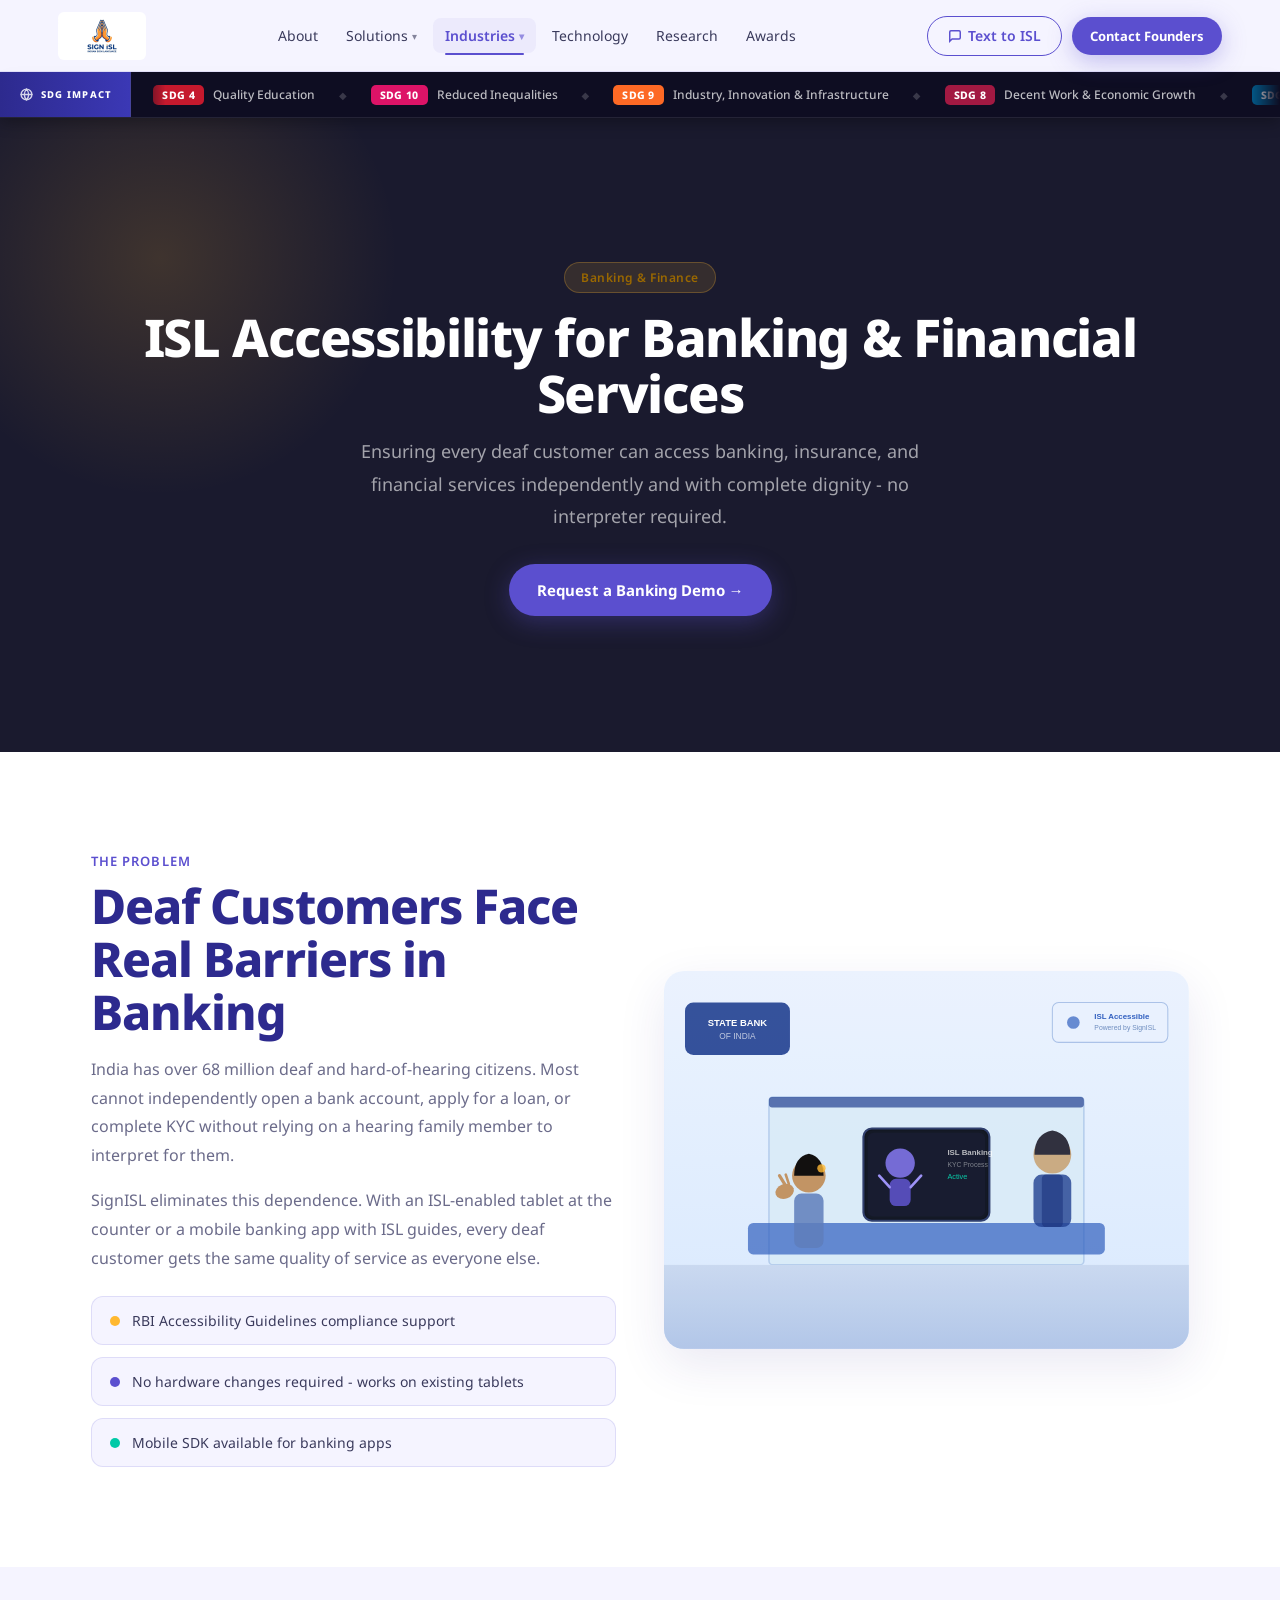
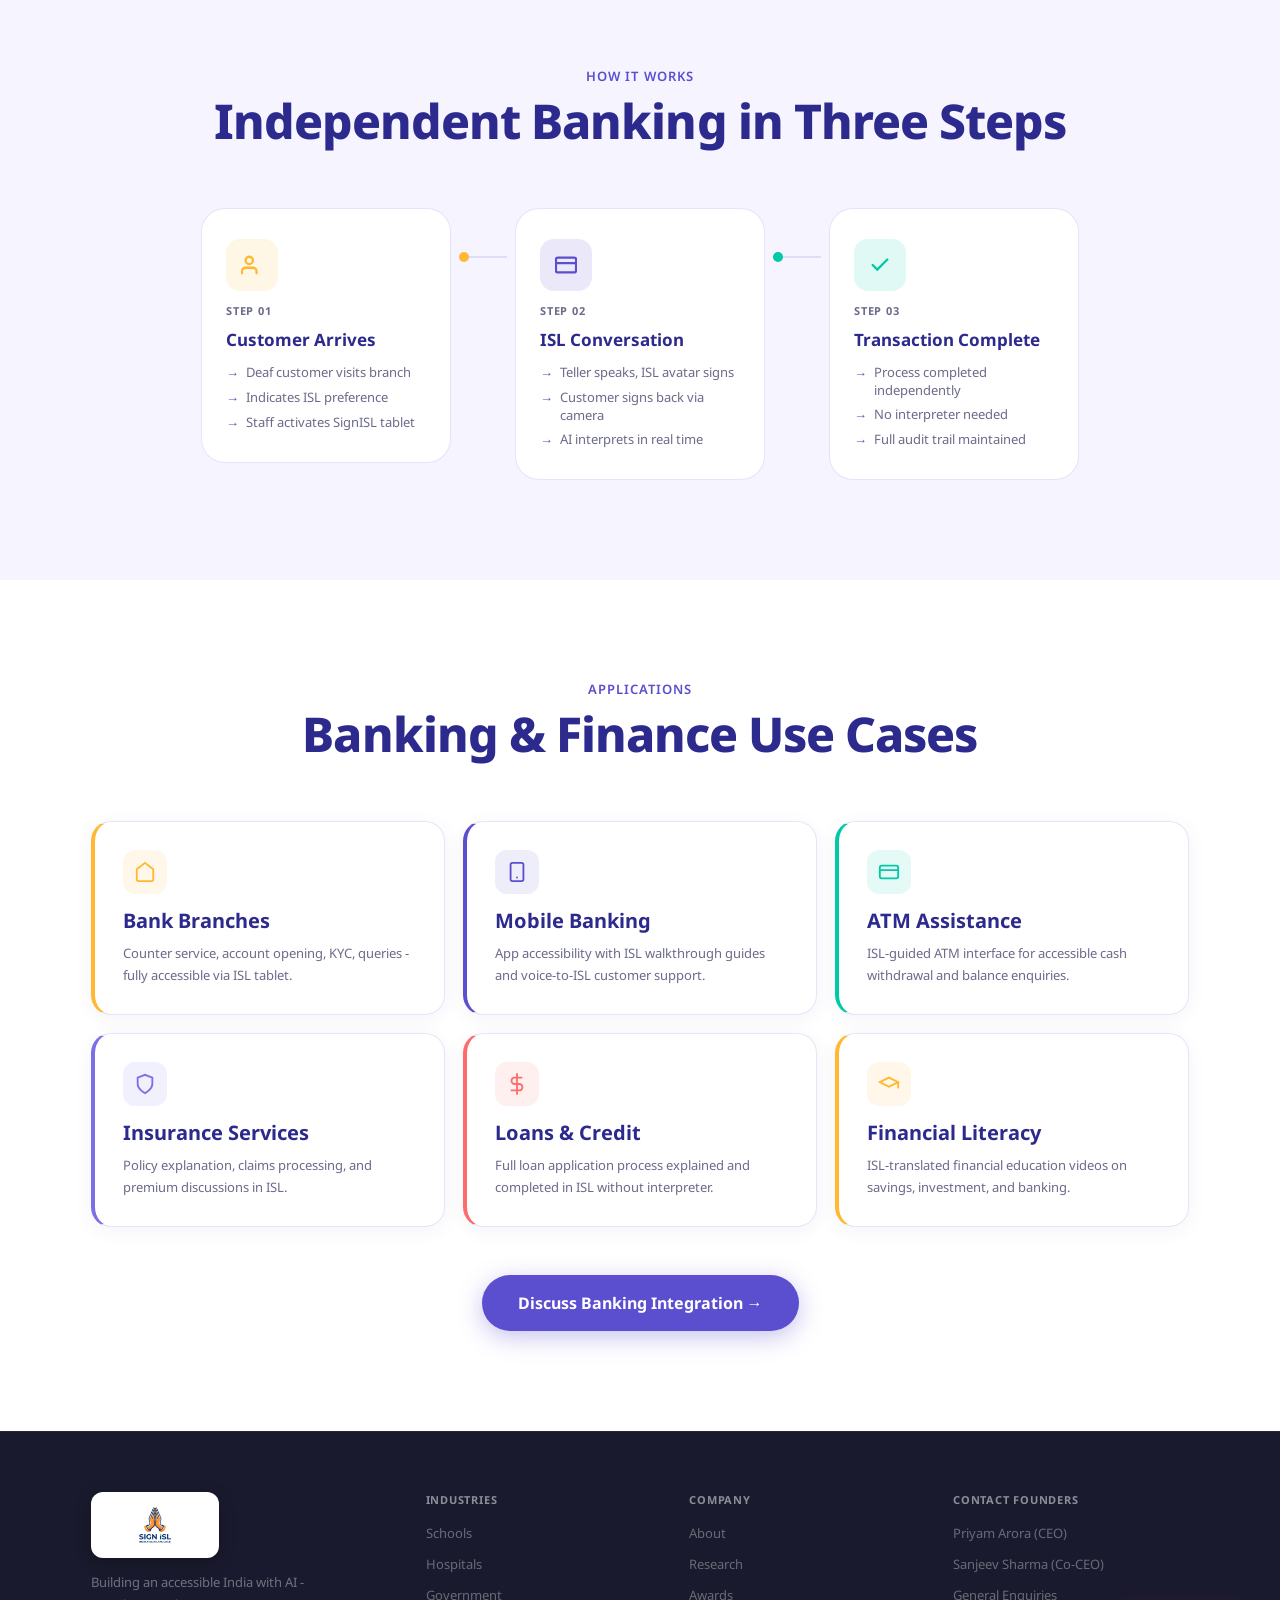
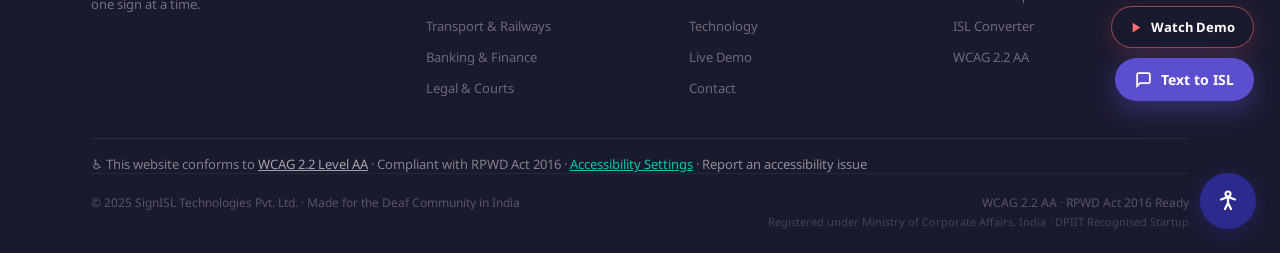
<file: banking.html>
<!DOCTYPE html>
<html lang="en">
<head>
<meta charset="UTF-8"><meta name="viewport" content="width=device-width,initial-scale=1">
<title>Banking & Finance - SignISL</title>
<link rel="preconnect" href="https://fonts.googleapis.com">
<link href="https://fonts.googleapis.com/css2?family=Noto+Sans:wght@400;500;600;700;800&display=swap" rel="stylesheet">
<link rel="stylesheet" href="shared.css">
</head>
<body>
<div id="nav-root"></div>
<main>

<section class="page-hero">
  <div class="page-hero-orb" style="width:480px;height:480px;top:-100px;left:-80px;background:radial-gradient(circle,rgba(255,184,48,.16),transparent 70%);"></div>
  <div class="wrap" style="text-align:center;position:relative;z-index:1;padding:64px clamp(20px,4vw,60px);">
    <span class="badge badge-a" style="margin-bottom:16px;">Banking &amp; Finance</span>
    <h1 class="h1" style="color:#fff;margin-bottom:14px;font-size:clamp(32px,5vw,52px);">ISL Accessibility for Banking &amp; Financial Services</h1>
    <p class="sub" style="color:rgba(255,255,255,.6);max-width:580px;margin:0 auto 32px;line-height:1.8;">Ensuring every deaf customer can access banking, insurance, and financial services independently and with complete dignity - no interpreter required.</p>
    <button onclick="openFounderModal()" class="btn btn-v" style="height:52px;font-size:15px;">Request a Banking Demo →</button>
  </div>
</section>

<!-- Illustration -->
<section class="section section-white" style="padding:100px 0;">
  <div class="wrap">
    <div class="grid-2" style="gap:48px;align-items:center;">
      <div>
        <span class="eyebrow">The Problem</span>
        <h2 class="h2" style="margin-bottom:16px;">Deaf Customers Face Real Barriers in Banking</h2>
        <p style="font-family:var(--fb);font-size:16px;color:var(--mu);line-height:1.8;margin-bottom:16px;">India has over 68 million deaf and hard-of-hearing citizens. Most cannot independently open a bank account, apply for a loan, or complete KYC without relying on a hearing family member to interpret for them.</p>
        <p style="font-family:var(--fb);font-size:16px;color:var(--mu);line-height:1.8;margin-bottom:24px;">SignISL eliminates this dependence. With an ISL-enabled tablet at the counter or a mobile banking app with ISL guides, every deaf customer gets the same quality of service as everyone else.</p>
        <div style="display:flex;flex-direction:column;gap:12px;">
          <div style="display:flex;align-items:center;gap:12px;padding:14px 18px;background:var(--bg);border-radius:12px;border:1px solid var(--cb);">
            <div style="width:10px;height:10px;border-radius:50%;background:#FFB830;flex-shrink:0;"></div>
            <span style="font-family:var(--fb);font-size:14px;color:var(--bt);">RBI Accessibility Guidelines compliance support</span>
          </div>
          <div style="display:flex;align-items:center;gap:12px;padding:14px 18px;background:var(--bg);border-radius:12px;border:1px solid var(--cb);">
            <div style="width:10px;height:10px;border-radius:50%;background:#5B4FCF;flex-shrink:0;"></div>
            <span style="font-family:var(--fb);font-size:14px;color:var(--bt);">No hardware changes required - works on existing tablets</span>
          </div>
          <div style="display:flex;align-items:center;gap:12px;padding:14px 18px;background:var(--bg);border-radius:12px;border:1px solid var(--cb);">
            <div style="width:10px;height:10px;border-radius:50%;background:#00C9A7;flex-shrink:0;"></div>
            <span style="font-family:var(--fb);font-size:14px;color:var(--bt);">Mobile SDK available for banking apps</span>
          </div>
        </div>
      </div>
      <!-- SVG: Bank branch scene -->
      <div>
        <svg viewBox="0 0 500 360" xmlns="http://www.w3.org/2000/svg" style="width:100%;border-radius:20px;display:block;box-shadow:0 16px 48px rgba(45,42,142,.1);">
          <defs>
            <linearGradient id="bankBg" x1="0" y1="0" x2="0" y2="1"><stop offset="0%" stop-color="#EAF2FF"/><stop offset="100%" stop-color="#D8E8FF"/></linearGradient>
            <linearGradient id="bankFloor" x1="0" y1="0" x2="0" y2="1"><stop offset="0%" stop-color="#C8D8F0"/><stop offset="100%" stop-color="#B0C4E8"/></linearGradient>
          </defs>
          <!-- Background -->
          <rect width="500" height="360" fill="url(#bankBg)"/>
          <!-- Bank counter glass partition -->
          <rect x="100" y="120" width="300" height="160" rx="4" fill="#D8EAF8" stroke="#A8C4E8" stroke-width="1.5" opacity=".8"/>
          <rect x="100" y="120" width="300" height="10" rx="3" fill="#1A3A8E" opacity=".7"/>
          <!-- Counter base -->
          <rect x="80" y="240" width="340" height="30" rx="5" fill="#2A5ABE" opacity=".7"/>
          <!-- SignISL Tablet on counter -->
          <rect x="190" y="150" width="120" height="88" rx="8" fill="#0A0E1A" stroke="#2A3A6A" stroke-width="2"/>
          <rect x="192" y="152" width="116" height="84" rx="7" fill="#0C1220"/>
          <!-- Tablet screen glow -->
          <rect x="194" y="154" width="112" height="80" rx="6" fill="rgba(91,79,207,.06)"/>
          <!-- Avatar on tablet -->
          <circle cx="225" cy="183" r="14" fill="#7B6FE8" opacity=".9"/>
          <rect x="215" y="198" width="20" height="26" rx="6" fill="#5B4FCF" opacity=".85"/>
          <line x1="215" y1="206" x2="205" y2="195" stroke="#9B8FF8" stroke-width="2.5" stroke-linecap="round"/>
          <line x1="235" y1="206" x2="245" y2="195" stroke="#9B8FF8" stroke-width="2.5" stroke-linecap="round"/>
          <!-- Tablet text -->
          <text x="270" y="175" fill="rgba(255,255,255,.7)" font-size="7.5" font-family="sans-serif" font-weight="bold">ISL Banking</text>
          <text x="270" y="187" fill="rgba(255,255,255,.45)" font-size="6.5" font-family="sans-serif">KYC Process</text>
          <text x="270" y="198" fill="#00C9A7" font-size="7" font-family="sans-serif">Active</text>
          <!-- Bank teller (behind partition) -->
          <circle cx="370" cy="175" r="18" fill="#C8A880"/>
          <path d="M353,175 Q353,155 370,152 Q387,155 387,175 Z" fill="#2A2A3A"/>
          <rect x="352" y="194" width="36" height="50" rx="8" fill="#1A3A8E" opacity=".8"/>
          <rect x="360" y="194" width="20" height="50" rx="4" fill="#142E7A" opacity=".6"/>
          <!-- Deaf customer (in front) -->
          <circle cx="138" cy="195" r="16" fill="#C09060"/>
          <path d="M124,195 Q124,177 138,174 Q152,177 152,195 Z" fill="#0A0808"/>
          <!-- Hearing aid indicator -->
          <circle cx="150" cy="188" r="4" fill="#FFB830" opacity=".8"/>
          <rect x="124" y="212" width="28" height="52" rx="7" fill="#5A7ABA" opacity=".85"/>
          <!-- ISL hand gesture from customer -->
          <ellipse cx="115" cy="210" rx="9" ry="7" fill="#C09060" transform="rotate(-20,115,210)"/>
          <line x1="115" y1="203" x2="110" y2="195" stroke="#C09060" stroke-width="3" stroke-linecap="round"/>
          <line x1="119" y1="203" x2="116" y2="194" stroke="#C09060" stroke-width="2.5" stroke-linecap="round"/>
          <!-- Floor -->
          <rect x="0" y="280" width="500" height="80" fill="url(#bankFloor)"/>
          <!-- Bank logo area -->
          <rect x="20" y="30" width="100" height="50" rx="8" fill="#1A3A8E" opacity=".9"/>
          <text x="70" y="52" text-anchor="middle" fill="#fff" font-size="9" font-family="sans-serif" font-weight="bold">STATE BANK</text>
          <text x="70" y="65" text-anchor="middle" fill="rgba(255,255,255,.7)" font-size="8" font-family="sans-serif">OF INDIA</text>
          <!-- Accessibility sign -->
          <rect x="370" y="30" width="110" height="38" rx="6" fill="#E8F0FF" stroke="#A8C0E8" stroke-width="1"/>
          <circle cx="390" cy="49" r="6" fill="#2A5ABE" opacity=".7"/>
          <text x="410" y="46" fill="#2A5ABE" font-size="7.5" font-family="sans-serif" font-weight="bold">ISL Accessible</text>
          <text x="410" y="56" fill="#6A8ABE" font-size="6.5" font-family="sans-serif">Powered by SignISL</text>
          <!-- Warm ambient glow -->
          <rect width="500" height="360" fill="rgba(255,240,200,.03)"/>
        </svg>
      </div>
    </div>
  </div>
</section>

<!-- How it Works -->
<section class="section section-bg" style="padding:100px 0;">
  <div class="wrap">
    <div class="section-head">
      <span class="eyebrow">How It Works</span>
      <h2 class="h2" style="margin-bottom:40px;">Independent Banking in Three Steps</h2>
    </div>
    <div class="how-row">
      <div class="how-step">
        <div class="ic" style="background:rgba(255,184,48,.12);margin-bottom:12px;"><svg width="22" height="22" viewBox="0 0 24 24" fill="none" stroke="#FFB830" stroke-width="2.5" stroke-linecap="round"><path d="M17 21v-2a4 4 0 0 0-4-4H5a4 4 0 0 0-4 4v2"/><circle cx="9" cy="7" r="4"/></svg></div>
        <div class="sn">STEP 01</div>
        <h3>Customer Arrives</h3>
        <ul><li>Deaf customer visits branch</li><li>Indicates ISL preference</li><li>Staff activates SignISL tablet</li></ul>
      </div>
      <div class="conn"><div class="conn-line"><div class="conn-dot" style="background:#FFB830;"></div></div></div>
      <div class="how-step">
        <div class="ic" style="background:rgba(91,79,207,.12);margin-bottom:12px;"><svg width="22" height="22" viewBox="0 0 24 24" fill="none" stroke="#5B4FCF" stroke-width="2.5" stroke-linecap="round"><rect x="1" y="4" width="22" height="16" rx="2"/><line x1="1" y1="10" x2="23" y2="10"/></svg></div>
        <div class="sn">STEP 02</div>
        <h3>ISL Conversation</h3>
        <ul><li>Teller speaks, ISL avatar signs</li><li>Customer signs back via camera</li><li>AI interprets in real time</li></ul>
      </div>
      <div class="conn"><div class="conn-line"><div class="conn-dot" style="background:#00C9A7;"></div></div></div>
      <div class="how-step">
        <div class="ic" style="background:rgba(0,201,167,.12);margin-bottom:12px;"><svg width="22" height="22" viewBox="0 0 24 24" fill="none" stroke="#00C9A7" stroke-width="2.5" stroke-linecap="round"><polyline points="20 6 9 17 4 12"/></svg></div>
        <div class="sn">STEP 03</div>
        <h3>Transaction Complete</h3>
        <ul><li>Process completed independently</li><li>No interpreter needed</li><li>Full audit trail maintained</li></ul>
      </div>
    </div>
  </div>
</section>

<!-- Use Cases -->
<section class="section section-white" style="padding:100px 0;">
  <div class="wrap">
    <div class="section-head">
      <span class="eyebrow">Applications</span>
      <h2 class="h2" style="margin-bottom:40px;">Banking &amp; Finance Use Cases</h2>
    </div>
    <div class="grid-3" style="gap:18px;">
      <div class="card" style="padding:28px;border-left:4px solid #FFB830;"><div style="width:44px;height:44px;border-radius:12px;background:rgba(255,184,48,.1);display:flex;align-items:center;justify-content:center;margin-bottom:14px;"><svg width="22" height="22" viewBox="0 0 24 24" fill="none" stroke="#FFB830" stroke-width="2" stroke-linecap="round"><path d="M3 9l9-7 9 7v11a2 2 0 0 1-2 2H5a2 2 0 0 1-2-2z"/></svg></div><h3 class="h3" style="margin-bottom:8px;">Bank Branches</h3><p style="font-family:var(--fb);font-size:13px;color:var(--mu);line-height:1.7;">Counter service, account opening, KYC, queries - fully accessible via ISL tablet.</p></div>
      <div class="card" style="padding:28px;border-left:4px solid #5B4FCF;"><div style="width:44px;height:44px;border-radius:12px;background:rgba(91,79,207,.1);display:flex;align-items:center;justify-content:center;margin-bottom:14px;"><svg width="22" height="22" viewBox="0 0 24 24" fill="none" stroke="#5B4FCF" stroke-width="2" stroke-linecap="round"><rect x="5" y="2" width="14" height="20" rx="2"/><line x1="12" y1="18" x2="12.01" y2="18"/></svg></div><h3 class="h3" style="margin-bottom:8px;">Mobile Banking</h3><p style="font-family:var(--fb);font-size:13px;color:var(--mu);line-height:1.7;">App accessibility with ISL walkthrough guides and voice-to-ISL customer support.</p></div>
      <div class="card" style="padding:28px;border-left:4px solid #00C9A7;"><div style="width:44px;height:44px;border-radius:12px;background:rgba(0,201,167,.1);display:flex;align-items:center;justify-content:center;margin-bottom:14px;"><svg width="22" height="22" viewBox="0 0 24 24" fill="none" stroke="#00C9A7" stroke-width="2" stroke-linecap="round"><rect x="2" y="5" width="20" height="14" rx="2"/><line x1="2" y1="10" x2="22" y2="10"/></svg></div><h3 class="h3" style="margin-bottom:8px;">ATM Assistance</h3><p style="font-family:var(--fb);font-size:13px;color:var(--mu);line-height:1.7;">ISL-guided ATM interface for accessible cash withdrawal and balance enquiries.</p></div>
      <div class="card" style="padding:28px;border-left:4px solid #7B6FE8;"><div style="width:44px;height:44px;border-radius:12px;background:rgba(123,111,232,.1);display:flex;align-items:center;justify-content:center;margin-bottom:14px;"><svg width="22" height="22" viewBox="0 0 24 24" fill="none" stroke="#7B6FE8" stroke-width="2" stroke-linecap="round"><path d="M12 22s8-4 8-10V5l-8-3-8 3v7c0 6 8 10 8 10z"/></svg></div><h3 class="h3" style="margin-bottom:8px;">Insurance Services</h3><p style="font-family:var(--fb);font-size:13px;color:var(--mu);line-height:1.7;">Policy explanation, claims processing, and premium discussions in ISL.</p></div>
      <div class="card" style="padding:28px;border-left:4px solid #FF6B6B;"><div style="width:44px;height:44px;border-radius:12px;background:rgba(255,107,107,.1);display:flex;align-items:center;justify-content:center;margin-bottom:14px;"><svg width="22" height="22" viewBox="0 0 24 24" fill="none" stroke="#FF6B6B" stroke-width="2" stroke-linecap="round"><line x1="12" y1="1" x2="12" y2="23"/><path d="M17 5H9.5a3.5 3.5 0 0 0 0 7h5a3.5 3.5 0 0 1 0 7H6"/></svg></div><h3 class="h3" style="margin-bottom:8px;">Loans &amp; Credit</h3><p style="font-family:var(--fb);font-size:13px;color:var(--mu);line-height:1.7;">Full loan application process explained and completed in ISL without interpreter.</p></div>
      <div class="card" style="padding:28px;border-left:4px solid #FFB830;"><div style="width:44px;height:44px;border-radius:12px;background:rgba(255,184,48,.1);display:flex;align-items:center;justify-content:center;margin-bottom:14px;"><svg width="22" height="22" viewBox="0 0 24 24" fill="none" stroke="#FFB830" stroke-width="2" stroke-linecap="round"><path d="M22 10v6M2 10l10-5 10 5-10 5z"/></svg></div><h3 class="h3" style="margin-bottom:8px;">Financial Literacy</h3><p style="font-family:var(--fb);font-size:13px;color:var(--mu);line-height:1.7;">ISL-translated financial education videos on savings, investment, and banking.</p></div>
    </div>
    <div style="text-align:center;margin-top:48px;">
      <button onclick="openFounderModal()" class="btn btn-v" style="height:56px;padding:0 36px;font-size:16px;">Discuss Banking Integration →</button>
    </div>
  </div>
</section>

</main>
<div id="footer-root"></div>
<button id="stu" onclick="scrollTop()">↑</button>
<script src="shared.js"></script>
</body>
</html>
</file>
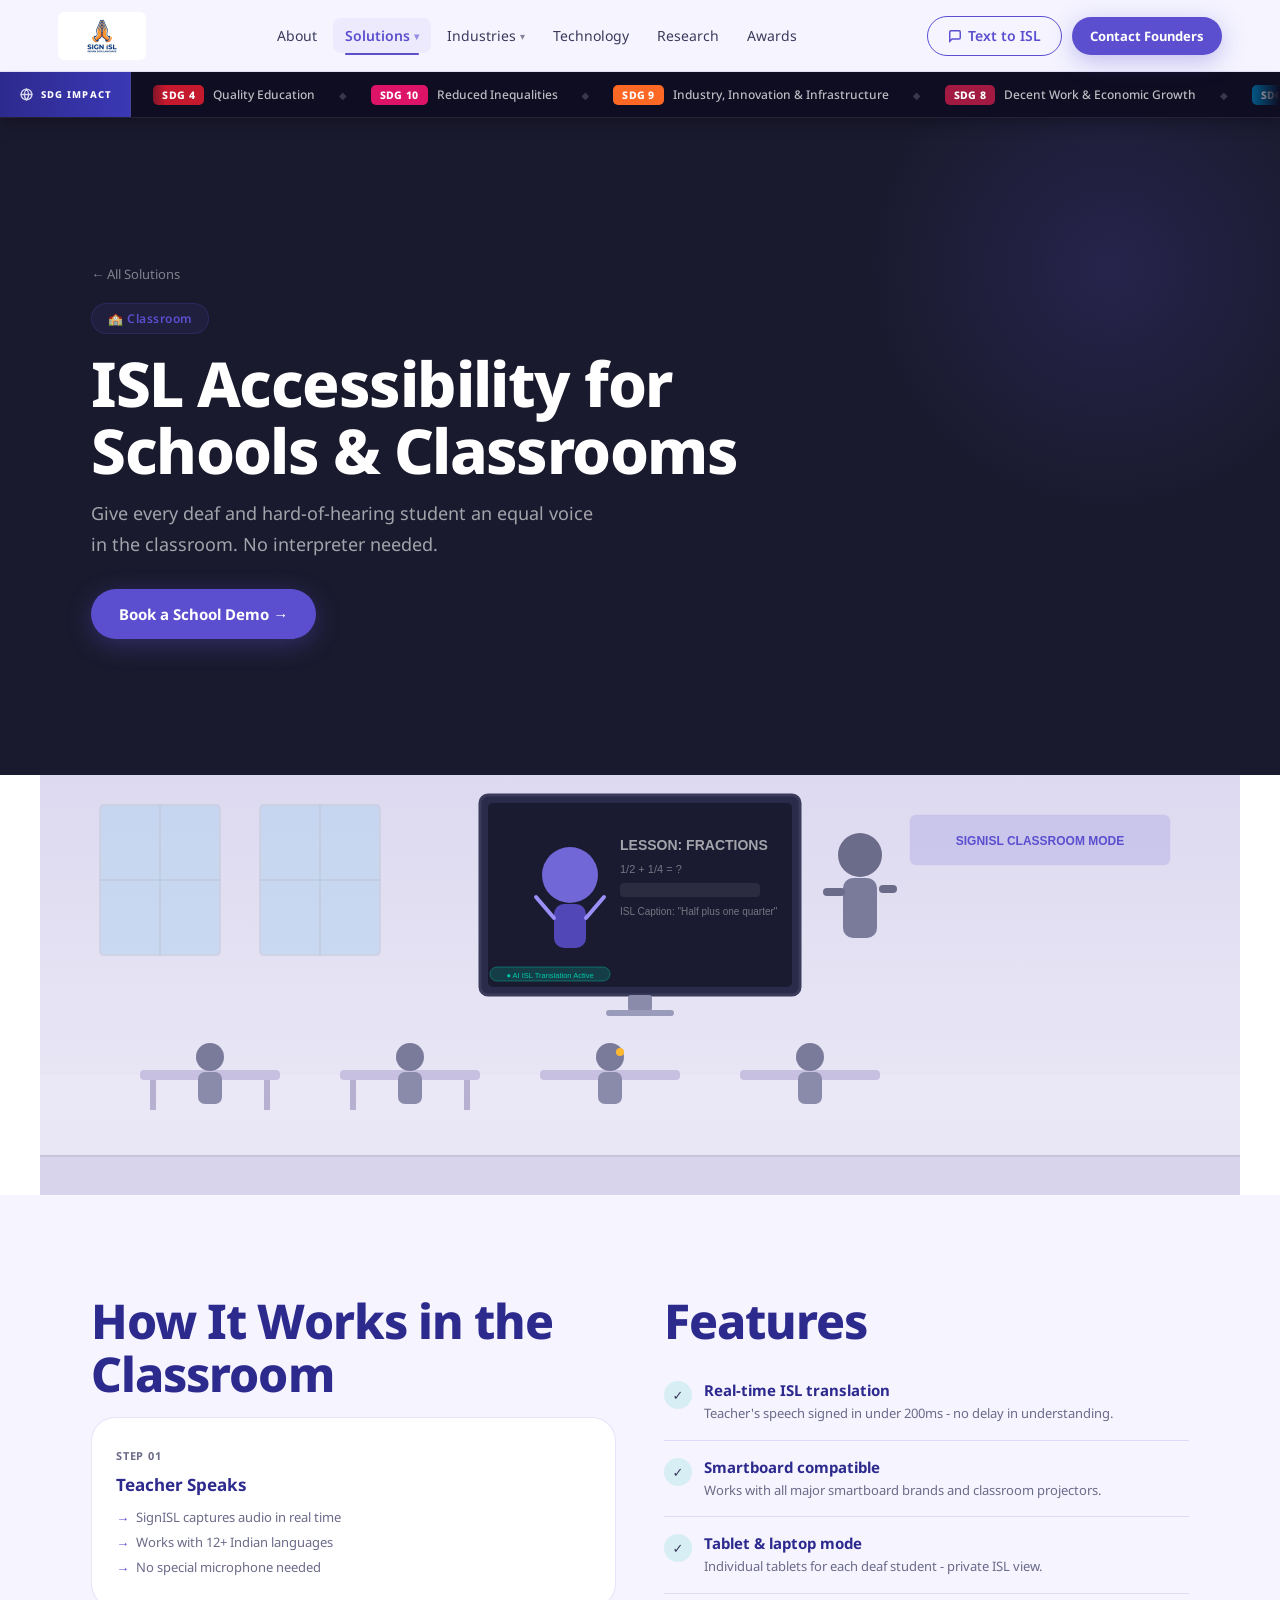
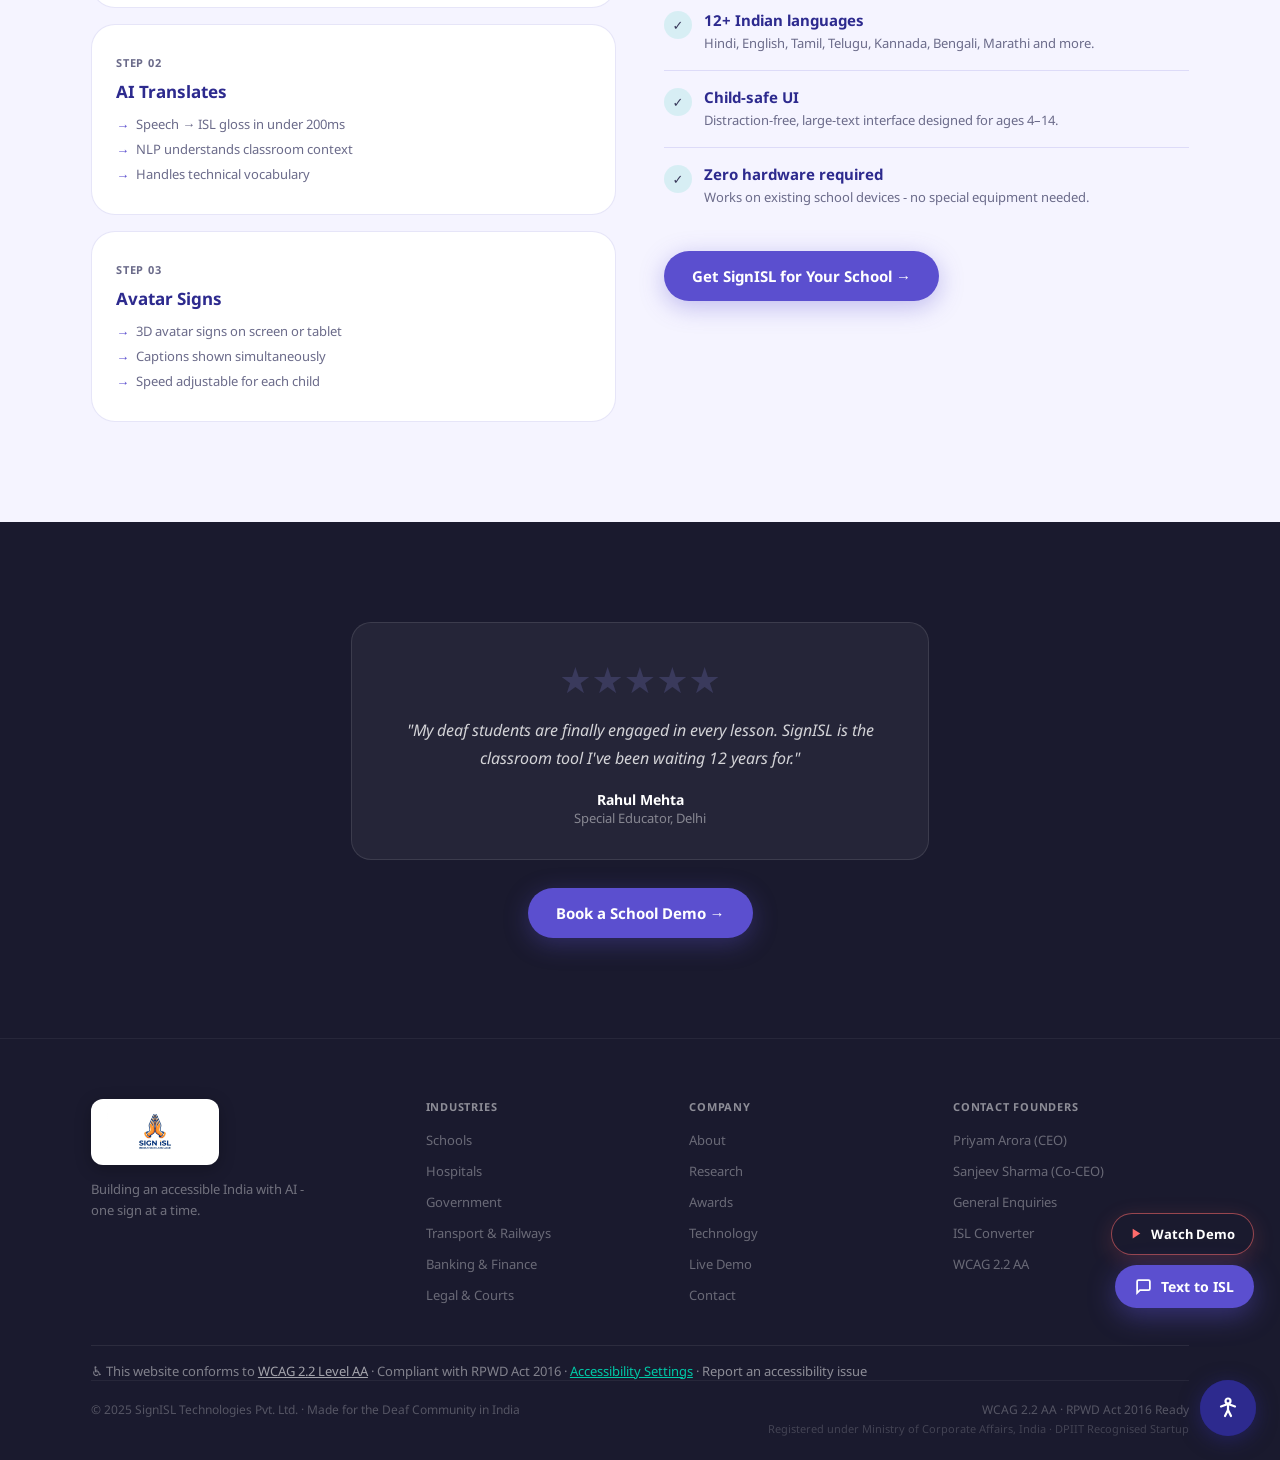
<file: classroom.html>
<!DOCTYPE html>
<html lang="en">
<head>
<meta charset="UTF-8"><meta name="viewport" content="width=device-width,initial-scale=1">
<title>ISL for Schools & Classrooms - SignISL</title>
<link rel="preconnect" href="https://fonts.googleapis.com">
<link href="https://fonts.googleapis.com/css2?family=Noto+Sans:wght@400;500;600;700;800&display=swap" rel="stylesheet">
<link rel="stylesheet" href="shared.css">
</head>
<body>
<div id="nav-root"></div>
<main>
<section class="page-hero">
  <div class="page-hero-orb" style="width:500px;height:500px;top:-100px;right:-80px;background:radial-gradient(circle,rgba(91,79,207,.18),transparent 70%);"></div>
  <div class="wrap" style="position:relative;z-index:1;padding:64px clamp(20px,4vw,60px);">
    <a href="solutions.html" style="font-family:var(--fb);font-size:13px;color:rgba(255,255,255,.45);text-decoration:none;display:inline-flex;align-items:center;gap:6px;margin-bottom:20px;">← All Solutions</a>
    <span class="badge badge-v" style="margin-bottom:16px;display:block;width:fit-content;">🏫 Classroom</span>
    <h1 class="h1" style="color:#fff;margin-bottom:14px;max-width:680px;">ISL Accessibility for Schools &amp; Classrooms</h1>
    <p class="sub" style="color:rgba(255,255,255,.6);max-width:520px;margin-bottom:28px;">Give every deaf and hard-of-hearing student an equal voice in the classroom. No interpreter needed.</p>
    <a href="contact.html" class="btn btn-v">Book a School Demo →</a>
  </div>
</section>

<!-- Classroom SVG mockup -->
<section class="section-white" style="padding:0;">
  <svg viewBox="0 0 1200 420" xmlns="http://www.w3.org/2000/svg" style="width:100%;display:block;max-height:420px;">
    <defs><linearGradient id="classRoom" x1="0" y1="0" x2="0" y2="1"><stop offset="0%" stop-color="#F0EEF8"/><stop offset="100%" stop-color="#E8E6F5"/></linearGradient><linearGradient id="wallColor" x1="0" y1="0" x2="0" y2="1"><stop offset="0%" stop-color="#DDD9F0"/><stop offset="100%" stop-color="#E8E6F5"/></linearGradient></defs>
    <rect width="1200" height="420" fill="url(#classRoom)"/>
    <!-- Back wall -->
    <rect x="0" y="0" width="1200" height="300" fill="url(#wallColor)"/>
    <!-- Windows -->
    <rect x="60" y="30" width="120" height="150" rx="4" fill="#B8D4F0" opacity=".6" stroke="#C0CADC" stroke-width="2"/>
    <line x1="120" y1="30" x2="120" y2="180" stroke="#C0CADC" stroke-width="1.5"/>
    <line x1="60" y1="105" x2="180" y2="105" stroke="#C0CADC" stroke-width="1.5"/>
    <rect x="220" y="30" width="120" height="150" rx="4" fill="#B8D4F0" opacity=".6" stroke="#C0CADC" stroke-width="2"/>
    <line x1="280" y1="30" x2="280" y2="180" stroke="#C0CADC" stroke-width="1.5"/>
    <line x1="220" y1="105" x2="340" y2="105" stroke="#C0CADC" stroke-width="1.5"/>
    <!-- Smartboard -->
    <rect x="440" y="20" width="320" height="200" rx="8" fill="#2A2A4A" stroke="#3A3A5A" stroke-width="3"/>
    <rect x="448" y="28" width="304" height="184" rx="5" fill="#1A1A30"/>
    <!-- ISL avatar on smartboard -->
    <circle cx="530" cy="100" r="28" fill="#7B6FE8" opacity=".9"/>
    <rect x="514" y="129" width="32" height="44" rx="10" fill="#5B4FCF" opacity=".85"/>
    <line x1="514" y1="143" x2="496" y2="122" stroke="#9B8FF8" stroke-width="4" stroke-linecap="round"/>
    <line x1="546" y1="143" x2="564" y2="122" stroke="#9B8FF8" stroke-width="4" stroke-linecap="round"/>
    <!-- Lesson content on board -->
    <text x="580" y="75" fill="rgba(255,255,255,.6)" font-size="14" font-family="sans-serif" font-weight="bold">LESSON: FRACTIONS</text>
    <text x="580" y="98" fill="rgba(255,255,255,.4)" font-size="11" font-family="sans-serif">1/2 + 1/4 = ?</text>
    <rect x="580" y="108" width="140" height="14" rx="4" fill="rgba(255,255,255,.08)"/>
    <text x="580" y="140" fill="rgba(255,255,255,.4)" font-size="10" font-family="sans-serif">ISL Caption: "Half plus one quarter"</text>
    <!-- ISL active indicator -->
    <rect x="450" y="192" width="120" height="14" rx="7" fill="rgba(0,201,167,.2)" stroke="rgba(0,201,167,.4)" stroke-width="1"/>
    <text x="510" y="202.5" text-anchor="middle" fill="#00C9A7" font-size="7.5" font-family="sans-serif">● AI ISL Translation Active</text>
    <!-- Board stand -->
    <rect x="588" y="220" width="24" height="16" rx="3" fill="#8A8AAA"/>
    <rect x="566" y="235" width="68" height="6" rx="3" fill="#9A9ABB"/>
    <!-- Teacher silhouette -->
    <circle cx="820" cy="80" r="22" fill="#6B6B8A"/>
    <rect x="803" y="103" width="34" height="60" rx="10" fill="#7A7A9A"/>
    <rect x="783" y="113" width="22" height="8" rx="4" fill="#6B6B8A"/>
    <rect x="839" y="110" width="18" height="8" rx="4" fill="#6B6B8A"/>
    <!-- Desks row 1 -->
    <rect x="100" y="295" width="140" height="10" rx="4" fill="#C8C0E0"/>
    <rect x="300" y="295" width="140" height="10" rx="4" fill="#C8C0E0"/>
    <rect x="500" y="295" width="140" height="10" rx="4" fill="#C8C0E0"/>
    <rect x="700" y="295" width="140" height="10" rx="4" fill="#C8C0E0"/>
    <!-- Desk legs -->
    <rect x="110" y="305" width="6" height="30" fill="#B8B0D0"/><rect x="224" y="305" width="6" height="30" fill="#B8B0D0"/>
    <rect x="310" y="305" width="6" height="30" fill="#B8B0D0"/><rect x="424" y="305" width="6" height="30" fill="#B8B0D0"/>
    <!-- Student silhouettes -->
    <circle cx="170" cy="282" r="14" fill="#7A7A9A"/><rect x="158" y="297" width="24" height="32" rx="7" fill="#8A8AAA"/>
    <circle cx="370" cy="282" r="14" fill="#7A7A9A"/><rect x="358" y="297" width="24" height="32" rx="7" fill="#8A8AAA"/>
    <!-- Student with hearing aid -->
    <circle cx="570" cy="282" r="14" fill="#7A7A9A"/>
    <circle cx="580" cy="277" r="4" fill="#FFB830"/>
    <rect x="558" y="297" width="24" height="32" rx="7" fill="#8A8AAA"/>
    <circle cx="770" cy="282" r="14" fill="#7A7A9A"/><rect x="758" y="297" width="24" height="32" rx="7" fill="#8A8AAA"/>
    <!-- Floor -->
    <rect x="0" y="380" width="1200" height="40" fill="#D8D4EC"/>
    <!-- Floor line -->
    <rect x="0" y="380" width="1200" height="2" fill="#C8C4DC"/>
    <!-- Banner -->
    <rect x="870" y="40" width="260" height="50" rx="6" fill="#5B4FCF" opacity=".15" stroke="#5B4FCF" stroke-width="1.5" stroke-opacity=".3"/>
    <text x="1000" y="70" text-anchor="middle" fill="#5B4FCF" font-size="12" font-family="sans-serif" font-weight="bold">SIGNISL CLASSROOM MODE</text>
  </svg>
</section>

<section class="section section-bg">
  <div class="wrap">
    <div class="grid-2" style="gap:48px;align-items:start;">
      <div>
        <h2 class="h2" style="margin-bottom:16px;">How It Works in the Classroom</h2>
        <div class="how-row" style="flex-direction:column;gap:0;">
          <div class="how-step" style="width:100%;margin-bottom:16px;">
            <div class="sn">STEP 01</div><h3>Teacher Speaks</h3>
            <ul><li>SignISL captures audio in real time</li><li>Works with 12+ Indian languages</li><li>No special microphone needed</li></ul>
          </div>
          <div class="how-step" style="width:100%;margin-bottom:16px;">
            <div class="sn">STEP 02</div><h3>AI Translates</h3>
            <ul><li>Speech → ISL gloss in under 200ms</li><li>NLP understands classroom context</li><li>Handles technical vocabulary</li></ul>
          </div>
          <div class="how-step" style="width:100%;">
            <div class="sn">STEP 03</div><h3>Avatar Signs</h3>
            <ul><li>3D avatar signs on screen or tablet</li><li>Captions shown simultaneously</li><li>Speed adjustable for each child</li></ul>
          </div>
        </div>
      </div>
      <div>
        <h2 class="h2" style="margin-bottom:16px;">Features</h2>
        <div>
          <div class="feat-item"><div class="feat-check">✓</div><div><h4>Real-time ISL translation</h4><p>Teacher's speech signed in under 200ms - no delay in understanding.</p></div></div>
          <div class="feat-item"><div class="feat-check">✓</div><div><h4>Smartboard compatible</h4><p>Works with all major smartboard brands and classroom projectors.</p></div></div>
          <div class="feat-item"><div class="feat-check">✓</div><div><h4>Tablet &amp; laptop mode</h4><p>Individual tablets for each deaf student - private ISL view.</p></div></div>
          <div class="feat-item"><div class="feat-check">✓</div><div><h4>12+ Indian languages</h4><p>Hindi, English, Tamil, Telugu, Kannada, Bengali, Marathi and more.</p></div></div>
          <div class="feat-item"><div class="feat-check">✓</div><div><h4>Child-safe UI</h4><p>Distraction-free, large-text interface designed for ages 4–14.</p></div></div>
          <div class="feat-item"><div class="feat-check">✓</div><div><h4>Zero hardware required</h4><p>Works on existing school devices - no special equipment needed.</p></div></div>
        </div>
        <a href="contact.html" class="btn btn-v" style="margin-top:28px;">Get SignISL for Your School →</a>
      </div>
    </div>
  </div>
</section>

<section class="section section-dark" style="text-align:center;">
  <div class="wrap" style="max-width:680px;">
    <div style="background:rgba(255,255,255,.05);border:1px solid rgba(255,255,255,.1);border-radius:20px;padding:32px;">
      <div style="font-size:36px;margin-bottom:12px;">★★★★★</div>
      <p style="font-family:var(--fb);font-size:16px;color:rgba(255,255,255,.8);line-height:1.75;font-style:italic;margin-bottom:18px;">"My deaf students are finally engaged in every lesson. SignISL is the classroom tool I've been waiting 12 years for."</p>
      <div style="font-family:var(--fn);font-size:14px;font-weight:700;color:#fff;">Rahul Mehta</div>
      <div style="font-family:var(--fb);font-size:13px;color:rgba(255,255,255,.45);">Special Educator, Delhi</div>
    </div>
    <div style="margin-top:28px;"><a href="contact.html" class="btn btn-v">Book a School Demo →</a></div>
  </div>
</section>
</main>
<div id="footer-root"></div>
<button id="stu" onclick="scrollTop()">↑</button>
<script src="shared.js"></script>
</body>
</html>
</file>
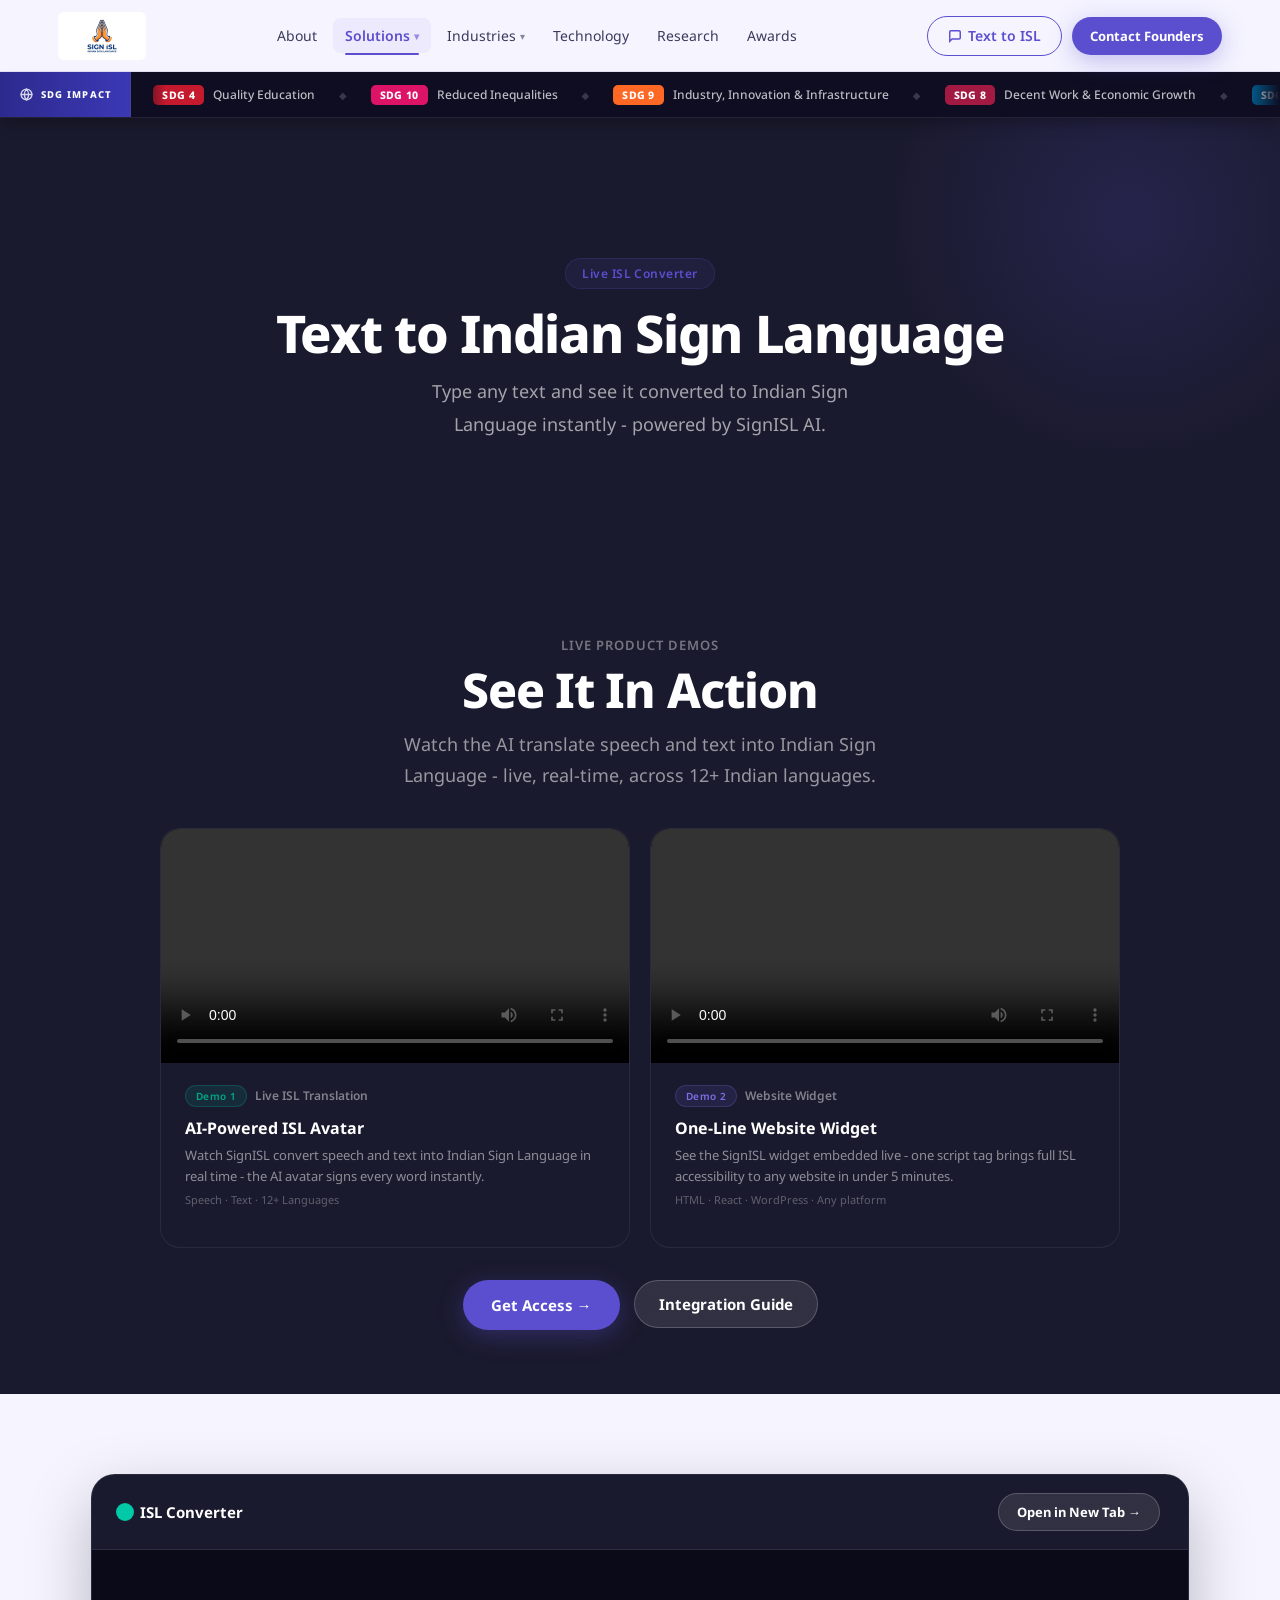
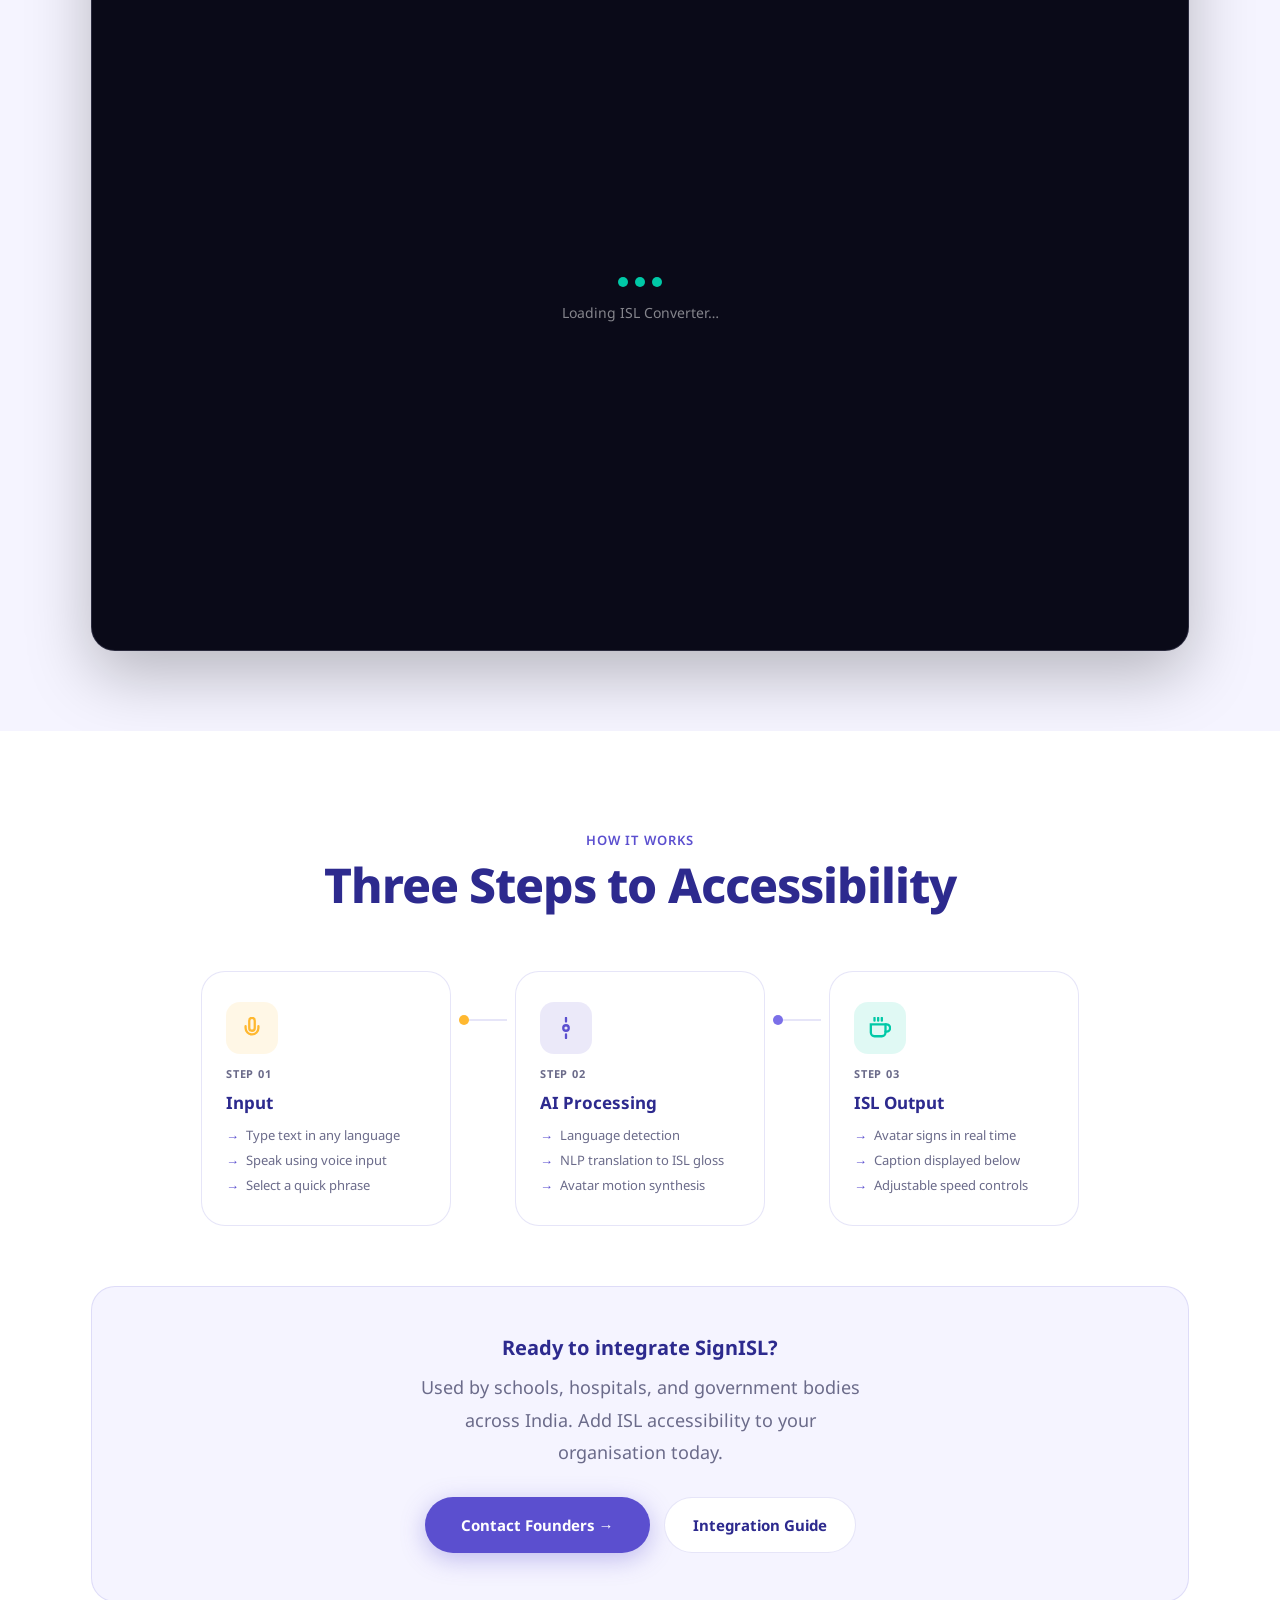
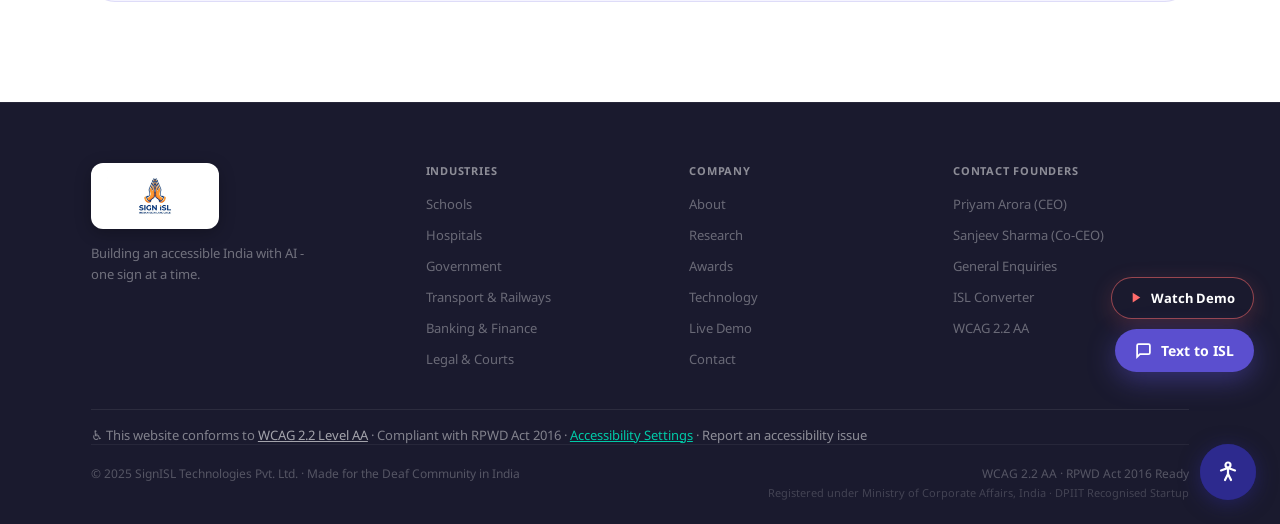
<file: demo.html>
<!DOCTYPE html>
<html lang="en">
<head>
<meta charset="UTF-8"><meta name="viewport" content="width=device-width,initial-scale=1">
<title>Try SignISL - ISL Converter</title>
<link rel="preconnect" href="https://fonts.googleapis.com">
<link href="https://fonts.googleapis.com/css2?family=Noto+Sans:wght@400;500;600;700;800&display=swap" rel="stylesheet">
<link rel="stylesheet" href="shared.css">
</head>
<body>
<div id="nav-root"></div>
<main>

<section class="page-hero">
  <div class="page-hero-orb" style="width:500px;height:500px;top:-150px;right:-100px;background:radial-gradient(circle,rgba(91,79,207,.18),transparent 70%);"></div>
  <div class="wrap" style="text-align:center;position:relative;z-index:1;padding:60px clamp(20px,4vw,60px);">
    <span class="badge badge-v" style="margin-bottom:16px;">Live ISL Converter</span>
    <h1 class="h1" style="color:#fff;margin-bottom:14px;font-size:clamp(32px,5vw,52px);">Text to Indian Sign Language</h1>
    <p class="sub" style="color:rgba(255,255,255,.6);max-width:500px;margin:0 auto;line-height:1.8;">Type any text and see it converted to Indian Sign Language instantly - powered by SignISL AI.</p>
  </div>
</section>

<!-- ═══ SEE IT IN ACTION - VIDEO DEMOS ═══ -->
<section class="section section-dark" style="padding:64px 0;">
  <div class="wrap">
    <div class="section-head" style="margin-bottom:36px;">
      <span class="eyebrow" style="color:rgba(255,255,255,.4);">Live Product Demos</span>
      <h2 class="h2 white" style="margin-bottom:12px;">See It In Action</h2>
      <p class="sub" style="color:rgba(255,255,255,.55);max-width:500px;margin:0 auto;">Watch the AI translate speech and text into Indian Sign Language - live, real-time, across 12+ Indian languages.</p>
    </div>
    <div style="display:flex;flex-wrap:wrap;gap:20px;max-width:960px;margin:0 auto 32px;">

      <!-- Video 1 -->
      <div class="video-card" style="flex:1;min-width:min(100%,380px);">
        <div style="background:#000;">
          <video controls playsinline preload="none" style="width:100%;display:block;"><source src="video-demo-1.mp4" type="video/mp4"></video>
        </div>
        <div class="video-body">
          <div style="display:flex;align-items:center;gap:8px;margin-bottom:10px;">
            <span class="badge badge-t" style="font-size:10px;padding:3px 10px;">Demo 1</span>
            <span style="font-family:var(--fn);font-size:12px;font-weight:600;color:rgba(255,255,255,.45);">Live ISL Translation</span>
          </div>
          <h4>AI-Powered ISL Avatar</h4>
          <p>Watch SignISL convert speech and text into Indian Sign Language in real time - the AI avatar signs every word instantly.</p>
          <div class="video-meta">Speech · Text · 12+ Languages</div>
        </div>
      </div>

      <!-- Video 2 -->
      <div class="video-card" style="flex:1;min-width:min(100%,380px);">
        <div style="background:#000;">
          <video controls playsinline preload="none" style="width:100%;display:block;"><source src="video-demo-2.mp4" type="video/mp4"></video>
        </div>
        <div class="video-body">
          <div style="display:flex;align-items:center;gap:8px;margin-bottom:10px;">
            <span class="badge badge-p" style="font-size:10px;padding:3px 10px;">Demo 2</span>
            <span style="font-family:var(--fn);font-size:12px;font-weight:600;color:rgba(255,255,255,.45);">Website Widget</span>
          </div>
          <h4>One-Line Website Widget</h4>
          <p>See the SignISL widget embedded live - one script tag brings full ISL accessibility to any website in under 5 minutes.</p>
          <div class="video-meta">HTML · React · WordPress · Any platform</div>
        </div>
      </div>

    </div>
    <div style="text-align:center;display:flex;gap:14px;justify-content:center;flex-wrap:wrap;">
      <button onclick="openFounderModal()" class="btn btn-v">Get Access →</button>
      <a href="widget.html" class="btn btn-dark">Integration Guide</a>
    </div>
  </div>
</section>

<!-- ═══ ISL CONVERTER - DAV UNIVERSITY ═══ -->
<section class="section section-bg" style="padding:80px 0;">
  <div class="wrap">
    <div style="background:var(--dark);border-radius:24px;overflow:hidden;border:1px solid rgba(255,255,255,.07);max-width:1100px;margin:0 auto;box-shadow:0 24px 64px rgba(0,0,0,.25);">

      <!-- Header bar -->
      <div style="padding:18px 28px;border-bottom:1px solid rgba(255,255,255,.08);display:flex;align-items:center;justify-content:space-between;flex-wrap:wrap;gap:12px;">
        <div style="display:flex;align-items:center;gap:10px;">
          <div style="width:10px;height:10px;border-radius:50%;background:#00C9A7;position:relative;flex-shrink:0;">
            <div style="position:absolute;inset:-4px;border-radius:50%;background:#00C9A7;animation:pulse 1.6s ease-out infinite;"></div>
          </div>
          <span style="font-family:var(--fn);font-size:15px;font-weight:700;color:#fff;">ISL Converter </span>
        </div>
        <a href="https://isl.davuniversity.org" target="_blank" rel="noopener" class="btn btn-dark btn-sm" style="text-decoration:none;">Open in New Tab →</a>
      </div>

      <!-- Iframe -->
      <div style="position:relative;height:700px;background:#0A0A18;">
        <!-- Loading -->
        <div id="dav-loading" style="position:absolute;inset:0;display:flex;flex-direction:column;align-items:center;justify-content:center;gap:16px;z-index:2;background:#0A0A18;">
          <div style="display:flex;gap:7px;">
            <div style="width:10px;height:10px;border-radius:50%;background:#00C9A7;animation:bounce 1.2s infinite;"></div>
            <div style="width:10px;height:10px;border-radius:50%;background:#00C9A7;animation:bounce 1.2s infinite .2s;"></div>
            <div style="width:10px;height:10px;border-radius:50%;background:#00C9A7;animation:bounce 1.2s infinite .4s;"></div>
          </div>
          <div style="font-family:var(--fb);font-size:14px;color:rgba(255,255,255,.5);">Loading ISL Converter…</div>
        </div>
        <iframe
          id="dav-iframe"
          src="https://isl.davuniversity.org"
          style="width:100%;height:100%;border:none;position:relative;z-index:1;"
          title="ISL Converter - SignISL"
          sandbox="allow-scripts allow-same-origin allow-forms allow-popups"
          onload="davIframeLoaded()"
          onerror="showDavFallback()"
        ></iframe>
        <!-- Fallback -->
        <div id="dav-fallback" style="display:none;position:absolute;inset:0;background:#0A0A18;flex-direction:column;align-items:center;justify-content:center;gap:20px;padding:48px;text-align:center;z-index:3;">
          <div style="width:80px;height:80px;border-radius:50%;background:rgba(91,79,207,.18);display:flex;align-items:center;justify-content:center;">
            <svg width="36" height="36" viewBox="0 0 24 24" fill="none" stroke="#9B8FF8" stroke-width="2" stroke-linecap="round"><path d="M18 13v6a2 2 0 0 1-2 2H5a2 2 0 0 1-2-2V8a2 2 0 0 1 2-2h6"/><polyline points="15 3 21 3 21 9"/><line x1="10" y1="14" x2="21" y2="3"/></svg>
          </div>
          <h3 style="font-family:var(--fn);font-size:22px;font-weight:800;color:#fff;margin:0;">Open ISL Converter</h3>
          <p style="font-family:var(--fb);font-size:15px;color:rgba(255,255,255,.5);line-height:1.7;max-width:400px;">The ISL converter opens best in a dedicated browser tab for the full experience.</p>
          <a href="https://isl.davuniversity.org" target="_blank" rel="noopener" style="background:#5B4FCF;color:#fff;border-radius:999px;padding:16px 40px;font-family:var(--fn);font-size:16px;font-weight:700;text-decoration:none;display:inline-flex;align-items:center;gap:10px;" onmouseover="this.style.background='#4A3FBF'" onmouseout="this.style.background='#5B4FCF'">Open Full ISL Converter →</a>

        </div>
      </div>


    </div>
  </div>
</section>

<!-- ═══ HOW IT WORKS ═══ -->
<section class="section section-white" style="padding:100px 0;">
  <div class="wrap">
    <div class="section-head">
      <span class="eyebrow">How It Works</span>
      <h2 class="h2" style="margin-bottom:40px;">Three Steps to Accessibility</h2>
    </div>
    <div class="how-row">
      <div class="how-step">
        <div class="ic" style="background:rgba(255,184,48,.12);margin-bottom:12px;"><svg width="22" height="22" viewBox="0 0 24 24" fill="none" stroke="#FFB830" stroke-width="2.5" stroke-linecap="round"><path d="M12 1a3 3 0 0 0-3 3v8a3 3 0 0 0 6 0V4a3 3 0 0 0-3-3z"/><path d="M19 10v2a7 7 0 0 1-14 0v-2"/></svg></div>
        <div class="sn">STEP 01</div>
        <h3>Input</h3>
        <ul><li>Type text in any language</li><li>Speak using voice input</li><li>Select a quick phrase</li></ul>
      </div>
      <div class="conn"><div class="conn-line"><div class="conn-dot" style="background:#FFB830;"></div></div></div>
      <div class="how-step">
        <div class="ic" style="background:rgba(91,79,207,.12);margin-bottom:12px;"><svg width="22" height="22" viewBox="0 0 24 24" fill="none" stroke="#5B4FCF" stroke-width="2.5" stroke-linecap="round"><circle cx="12" cy="12" r="3"/><path d="M12 1v4M12 19v4"/></svg></div>
        <div class="sn">STEP 02</div>
        <h3>AI Processing</h3>
        <ul><li>Language detection</li><li>NLP translation to ISL gloss</li><li>Avatar motion synthesis</li></ul>
      </div>
      <div class="conn"><div class="conn-line"><div class="conn-dot" style="background:#7B6FE8;"></div></div></div>
      <div class="how-step">
        <div class="ic" style="background:rgba(0,201,167,.12);margin-bottom:12px;"><svg width="22" height="22" viewBox="0 0 24 24" fill="none" stroke="#00C9A7" stroke-width="2.5" stroke-linecap="round"><path d="M18 8h1a4 4 0 0 1 0 8h-1"/><path d="M2 8h16v9a4 4 0 0 1-4 4H6a4 4 0 0 1-4-4V8z"/><line x1="6" y1="1" x2="6" y2="4"/><line x1="10" y1="1" x2="10" y2="4"/><line x1="14" y1="1" x2="14" y2="4"/></svg></div>
        <div class="sn">STEP 03</div>
        <h3>ISL Output</h3>
        <ul><li>Avatar signs in real time</li><li>Caption displayed below</li><li>Adjustable speed controls</li></ul>
      </div>
    </div>
    <div style="text-align:center;margin-top:60px;padding:48px 40px;background:var(--bg);border-radius:24px;border:1px solid var(--cb);">
      <h3 class="h3" style="margin-bottom:10px;">Ready to integrate SignISL?</h3>
      <p class="sub" style="max-width:440px;margin:0 auto 28px;line-height:1.8;">Used by schools, hospitals, and government bodies across India. Add ISL accessibility to your organisation today.</p>
      <div class="flex-row" style="justify-content:center;gap:14px;">
        <button onclick="openFounderModal()" class="btn btn-v" style="height:56px;padding:0 36px;">Contact Founders →</button>
        <a href="widget.html" class="btn btn-w" style="height:56px;padding:0 28px;">Integration Guide</a>
      </div>
    </div>
  </div>
</section>

</main>
<div id="footer-root"></div>
<button id="stu" onclick="scrollTop()">↑</button>
<script src="shared.js"></script>
<script>
function showDavFallback() {
  document.getElementById('dav-loading').style.display = 'none';
  document.getElementById('dav-fallback').style.display = 'flex';
}
function davIframeLoaded() {
  const iframe = document.getElementById('dav-iframe');
  document.getElementById('dav-loading').style.display = 'none';
  /* X-Frame-Options detection:
     Cross-origin success → accessing contentWindow.location throws SecurityError.
     Same-origin error page (blocked) → no error, we can read the location. */
  try {
    void (iframe.contentWindow && iframe.contentWindow.location.href);
    /* No SecurityError → iframe was blocked → show fallback */
    showDavFallback();
  } catch(e) {
    /* SecurityError → cross-origin load → iframe working fine */
  }
}
/* Safety net: if neither onload nor onerror fires within 7s, show fallback */
setTimeout(() => {
  const l = document.getElementById('dav-loading');
  if (l && l.style.display !== 'none') showDavFallback();
}, 7000);
</script>
</body>
</html>
</file>
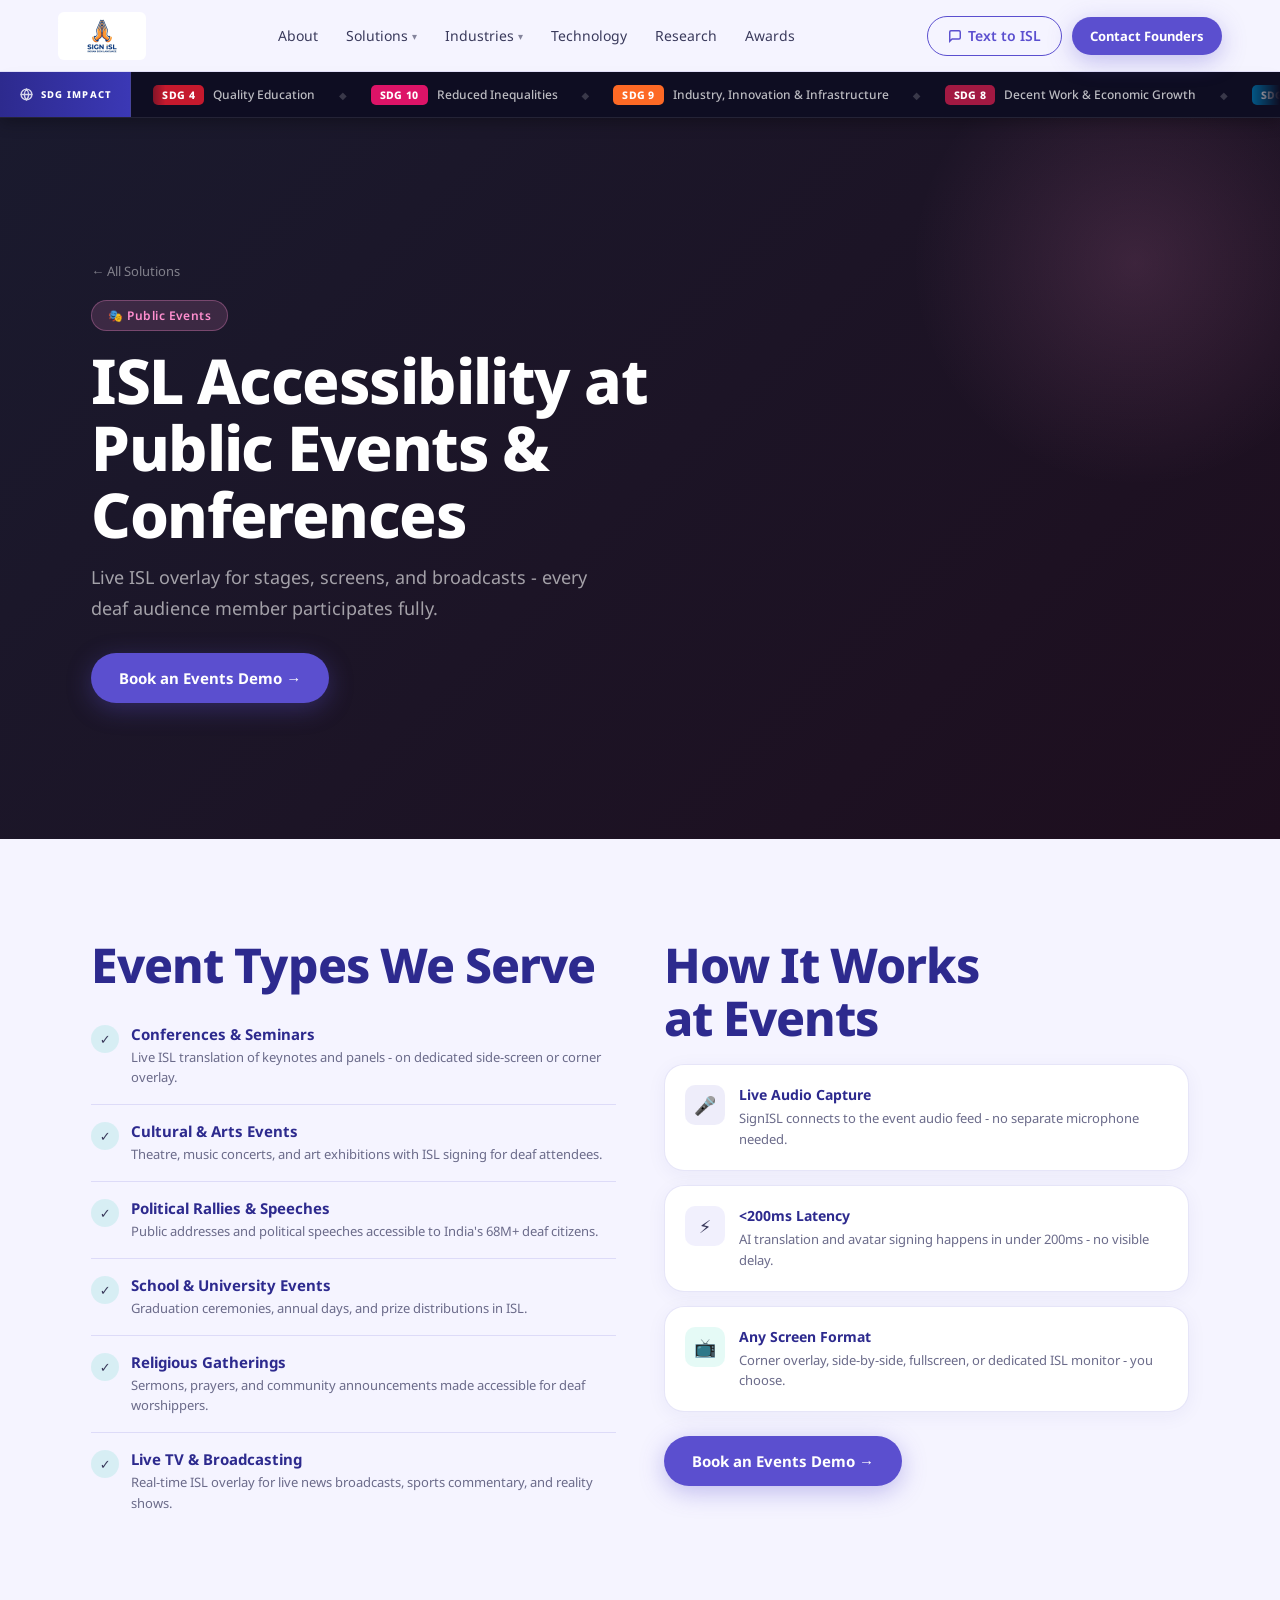
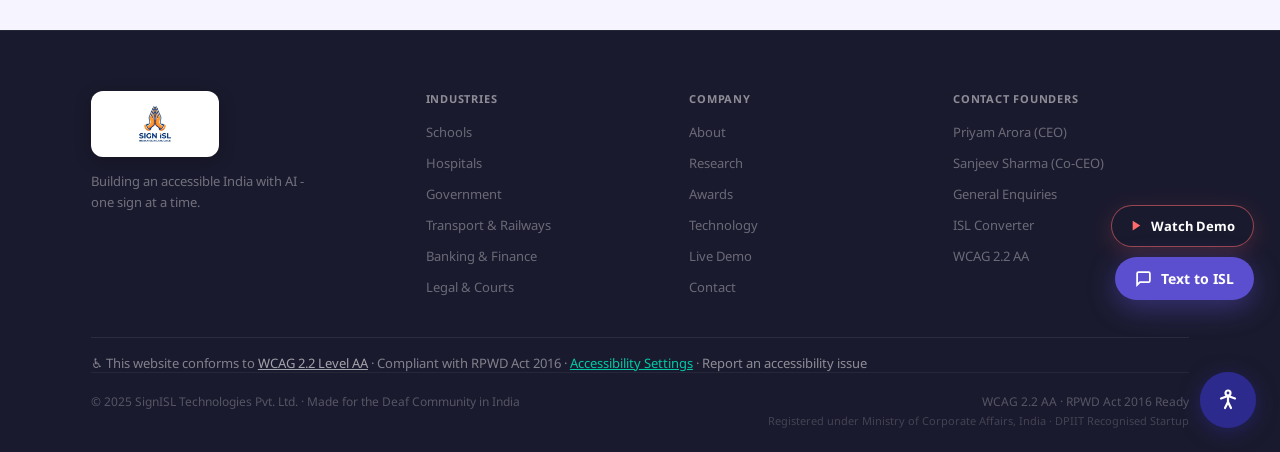
<file: events.html>
<!DOCTYPE html>
<html lang="en">
<head>
<meta charset="UTF-8"><meta name="viewport" content="width=device-width,initial-scale=1">
<title>ISL for Public Events - SignISL</title>
<link rel="preconnect" href="https://fonts.googleapis.com">
<link href="https://fonts.googleapis.com/css2?family=Noto+Sans:wght@400;500;600;700;800&display=swap" rel="stylesheet">
<link rel="stylesheet" href="shared.css">
</head>
<body>
<div id="nav-root"></div>
<main>
<section class="page-hero" style="background:linear-gradient(135deg,#1A1A2E,#1E0E1E);">
  <div class="page-hero-orb" style="width:450px;height:450px;top:-80px;right:-80px;background:radial-gradient(circle,rgba(255,143,207,.14),transparent 70%);"></div>
  <div class="wrap" style="position:relative;z-index:1;padding:64px clamp(20px,4vw,60px);">
    <a href="solutions.html" style="font-family:var(--fb);font-size:13px;color:rgba(255,255,255,.45);text-decoration:none;margin-bottom:20px;display:block;">← All Solutions</a>
    <span class="badge" style="background:rgba(255,143,207,.15);color:#FF8FCF;border:1px solid rgba(255,143,207,.3);margin-bottom:16px;display:block;width:fit-content;">🎭 Public Events</span>
    <h1 class="h1" style="color:#fff;margin-bottom:14px;max-width:640px;">ISL Accessibility at Public Events &amp; Conferences</h1>
    <p class="sub" style="color:rgba(255,255,255,.6);max-width:500px;margin-bottom:28px;">Live ISL overlay for stages, screens, and broadcasts - every deaf audience member participates fully.</p>
    <a href="contact.html" class="btn btn-v">Book an Events Demo →</a>
  </div>
</section>
<section class="section section-bg">
  <div class="wrap">
    <div class="grid-2" style="gap:48px;">
      <div>
        <h2 class="h2" style="margin-bottom:16px;">Event Types We Serve</h2>
        <div>
          <div class="feat-item"><div class="feat-check">✓</div><div><h4>Conferences &amp; Seminars</h4><p>Live ISL translation of keynotes and panels - on dedicated side-screen or corner overlay.</p></div></div>
          <div class="feat-item"><div class="feat-check">✓</div><div><h4>Cultural &amp; Arts Events</h4><p>Theatre, music concerts, and art exhibitions with ISL signing for deaf attendees.</p></div></div>
          <div class="feat-item"><div class="feat-check">✓</div><div><h4>Political Rallies &amp; Speeches</h4><p>Public addresses and political speeches accessible to India's 68M+ deaf citizens.</p></div></div>
          <div class="feat-item"><div class="feat-check">✓</div><div><h4>School &amp; University Events</h4><p>Graduation ceremonies, annual days, and prize distributions in ISL.</p></div></div>
          <div class="feat-item"><div class="feat-check">✓</div><div><h4>Religious Gatherings</h4><p>Sermons, prayers, and community announcements made accessible for deaf worshippers.</p></div></div>
          <div class="feat-item"><div class="feat-check">✓</div><div><h4>Live TV &amp; Broadcasting</h4><p>Real-time ISL overlay for live news broadcasts, sports commentary, and reality shows.</p></div></div>
        </div>
      </div>
      <div>
        <h2 class="h2" style="margin-bottom:20px;">How It Works at Events</h2>
        <div style="display:flex;flex-direction:column;gap:14px;">
          <div class="card" style="padding:20px;display:flex;gap:14px;align-items:flex-start;"><div style="width:40px;height:40px;border-radius:10px;background:rgba(91,79,207,.1);display:flex;align-items:center;justify-content:center;font-size:18px;flex-shrink:0;">🎤</div><div><h4 style="font-family:var(--fn);font-size:14px;font-weight:700;color:var(--indigo);margin-bottom:4px;">Live Audio Capture</h4><p style="font-family:var(--fb);font-size:13px;color:var(--mu);line-height:1.6;">SignISL connects to the event audio feed - no separate microphone needed.</p></div></div>
          <div class="card" style="padding:20px;display:flex;gap:14px;align-items:flex-start;"><div style="width:40px;height:40px;border-radius:10px;background:rgba(123,111,232,.1);display:flex;align-items:center;justify-content:center;font-size:18px;flex-shrink:0;">⚡</div><div><h4 style="font-family:var(--fn);font-size:14px;font-weight:700;color:var(--indigo);margin-bottom:4px;">&lt;200ms Latency</h4><p style="font-family:var(--fb);font-size:13px;color:var(--mu);line-height:1.6;">AI translation and avatar signing happens in under 200ms - no visible delay.</p></div></div>
          <div class="card" style="padding:20px;display:flex;gap:14px;align-items:flex-start;"><div style="width:40px;height:40px;border-radius:10px;background:rgba(0,201,167,.1);display:flex;align-items:center;justify-content:center;font-size:18px;flex-shrink:0;">📺</div><div><h4 style="font-family:var(--fn);font-size:14px;font-weight:700;color:var(--indigo);margin-bottom:4px;">Any Screen Format</h4><p style="font-family:var(--fb);font-size:13px;color:var(--mu);line-height:1.6;">Corner overlay, side-by-side, fullscreen, or dedicated ISL monitor - you choose.</p></div></div>
        </div>
        <a href="contact.html" class="btn btn-v" style="margin-top:24px;">Book an Events Demo →</a>
      </div>
    </div>
  </div>
</section>
</main>
<div id="footer-root"></div>
<button id="stu" onclick="scrollTop()">↑</button>
<script src="shared.js"></script>
</body>
</html>
</file>
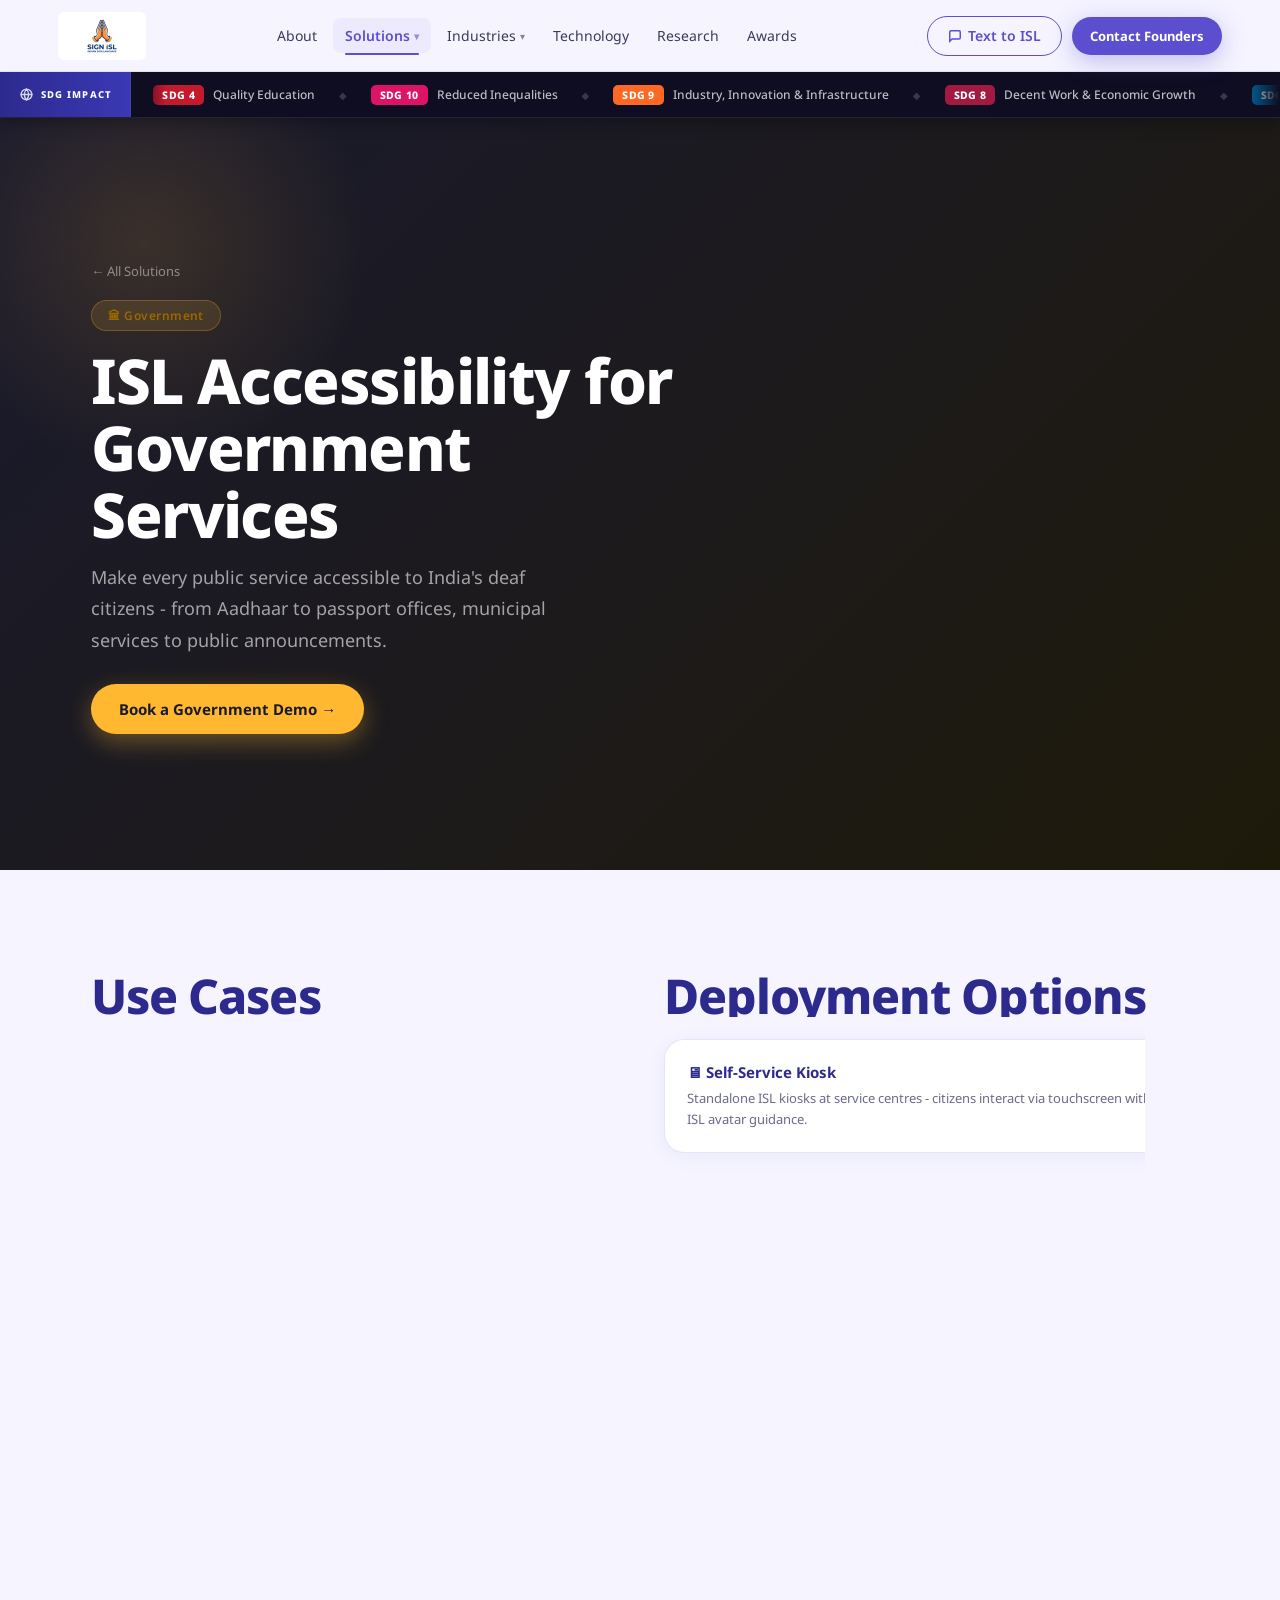
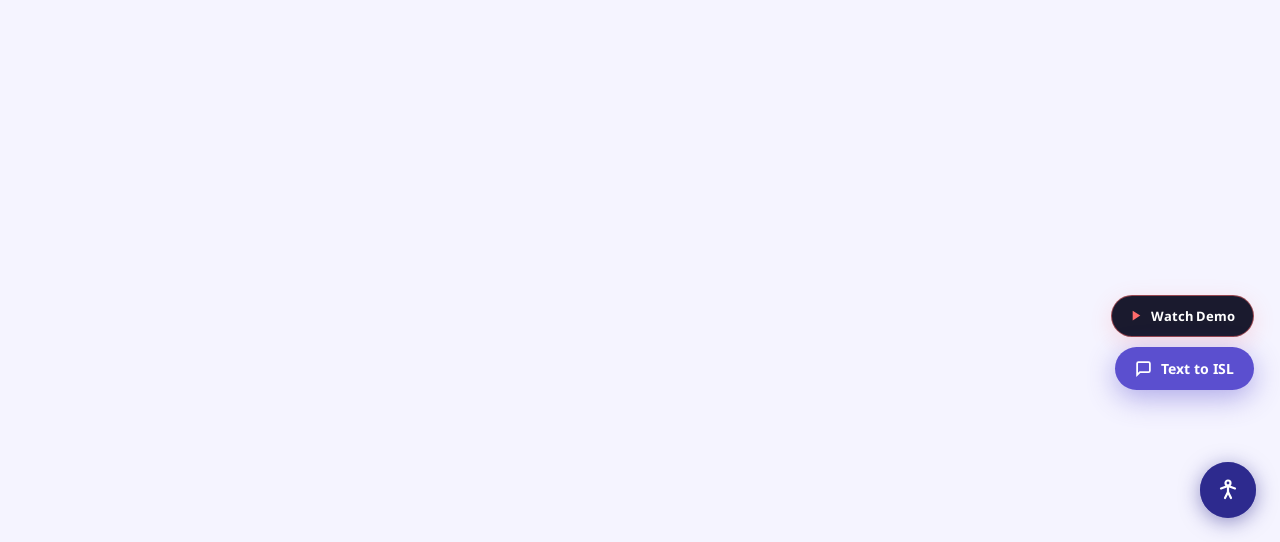
<file: government.html>
<!DOCTYPE html>
<html lang="en">
<head>
<meta charset="UTF-8"><meta name="viewport" content="width=device-width,initial-scale=1">
<title>ISL for Government Services - SignISL</title>
<link rel="preconnect" href="https://fonts.googleapis.com">
<link href="https://fonts.googleapis.com/css2?family=Noto+Sans:wght@400;500;600;700;800&display=swap" rel="stylesheet">
<link rel="stylesheet" href="shared.css">
</head>
<body>
<div id="nav-root"></div>
<main>
<section class="page-hero" style="background:linear-gradient(135deg,#1A1A2E,#1E1A0A);">
  <div class="page-hero-orb" style="width:450px;height:450px;top:-100px;left:-80px;background:radial-gradient(circle,rgba(255,184,48,.14),transparent 70%);"></div>
  <div class="wrap" style="position:relative;z-index:1;padding:64px clamp(20px,4vw,60px);">
    <a href="solutions.html" style="font-family:var(--fb);font-size:13px;color:rgba(255,255,255,.45);text-decoration:none;margin-bottom:20px;display:block;">← All Solutions</a>
    <span class="badge badge-a" style="margin-bottom:16px;display:block;width:fit-content;">🏛 Government</span>
    <h1 class="h1" style="color:#fff;margin-bottom:14px;max-width:640px;">ISL Accessibility for Government Services</h1>
    <p class="sub" style="color:rgba(255,255,255,.6);max-width:500px;margin-bottom:28px;">Make every public service accessible to India's deaf citizens - from Aadhaar to passport offices, municipal services to public announcements.</p>
    <a href="contact.html" class="btn btn-v" style="background:#FFB830;color:#1A1A2E;box-shadow:0 8px 24px rgba(255,184,48,.35);">Book a Government Demo →</a>
  </div>
</section>
<section class="section section-bg">
  <div class="wrap">
    <div class="grid-2" style="gap:48px;align-items:start;">
      <div>
        <h2 class="h2" style="margin-bottom:16px;">Use Cases</h2>
        <div>
          <div class="feat-item"><div class="feat-check" style="background:rgba(255,184,48,.12);color:#9A6800;">✓</div><div><h4>Aadhaar &amp; Identity Services</h4><p>Deaf citizens navigate biometric enrolment and verification with ISL guidance.</p></div></div>
          <div class="feat-item"><div class="feat-check" style="background:rgba(255,184,48,.12);color:#9A6800;">✓</div><div><h4>Passport &amp; Visa Offices</h4><p>Document submission, appointment booking, and status updates in ISL.</p></div></div>
          <div class="feat-item"><div class="feat-check" style="background:rgba(255,184,48,.12);color:#9A6800;">✓</div><div><h4>Municipal Services</h4><p>Birth certificates, property tax, water/electricity services - all accessible.</p></div></div>
          <div class="feat-item"><div class="feat-check" style="background:rgba(255,184,48,.12);color:#9A6800;">✓</div><div><h4>Public Announcements</h4><p>Emergency alerts, government schemes, and public health campaigns in ISL.</p></div></div>
          <div class="feat-item"><div class="feat-check" style="background:rgba(255,184,48,.12);color:#9A6800;">✓</div><div><h4>Court Proceedings</h4><p>Legal proceedings and judicial services accessible without an interpreter.</p></div></div>
          <div class="feat-item"><div class="feat-check" style="background:rgba(255,184,48,.12);color:#9A6800;">✓</div><div><h4>RTI &amp; Grievance Portals</h4><p>Right to Information and grievance filing made accessible for deaf citizens.</p></div></div>
        </div>
      </div>
      <div>
        <h2 class="h2" style="margin-bottom:16px;">Deployment Options</h2>
        <div style="display:flex;flex-direction:column;gap:16px;">
          <div class="card" style="padding:22px;"><h4 style="font-family:var(--fn);font-size:15px;font-weight:700;color:var(--indigo);margin-bottom:6px;">🖥 Self-Service Kiosk</h4><p style="font-family:var(--fb);font-size:13px;color:var(--mu);line-height:1.6;">Standalone ISL kiosks at service centres - citizens interact via touchscreen with ISL avatar guidance.</p></div>
          <div class="card" style="padding:22px;"><h4 style="font-family:var(--fn);font-size:15px;font-weight:700;color:var(--indigo);margin-bottom:6px;">💻 Counter Display</h4><p style="font-family:var(--fb);font-size:13px;color:var(--mu);line-height:1.6;">Tablet or monitor at the counter - officer types, avatar signs the translation for the deaf citizen.</p></div>
          <div class="card" style="padding:22px;"><h4 style="font-family:var(--fn);font-size:15px;font-weight:700;color:var(--indigo);margin-bottom:6px;">📺 Display Board</h4><p style="font-family:var(--fb);font-size:13px;color:var(--mu);line-height:1.6;">Public announcement boards with ISL avatar - queuing systems, wait times, and alerts.</p></div>
          <div class="card" style="padding:22px;"><h4 style="font-family:var(--fn);font-size:15px;font-weight:700;color:var(--indigo);margin-bottom:6px;">🌐 Portal Integration</h4><p style="font-family:var(--fb);font-size:13px;color:var(--mu);line-height:1.6;">One-line widget integration on government portals like DigiLocker, UMANG, or any state portal.</p></div>
        </div>
        <a href="contact.html" class="btn btn-v" style="background:#FFB830;color:#1A1A2E;box-shadow:0 8px 24px rgba(255,184,48,.3);margin-top:28px;">Book a Government Demo →</a>
      </div>
    </div>
  </div>
</section>
</main>
<div id="footer-root"></div>
<button id="stu" onclick="scrollTop()">↑</button>
<script src="shared.js"></script>
</body>
</html>
</file>
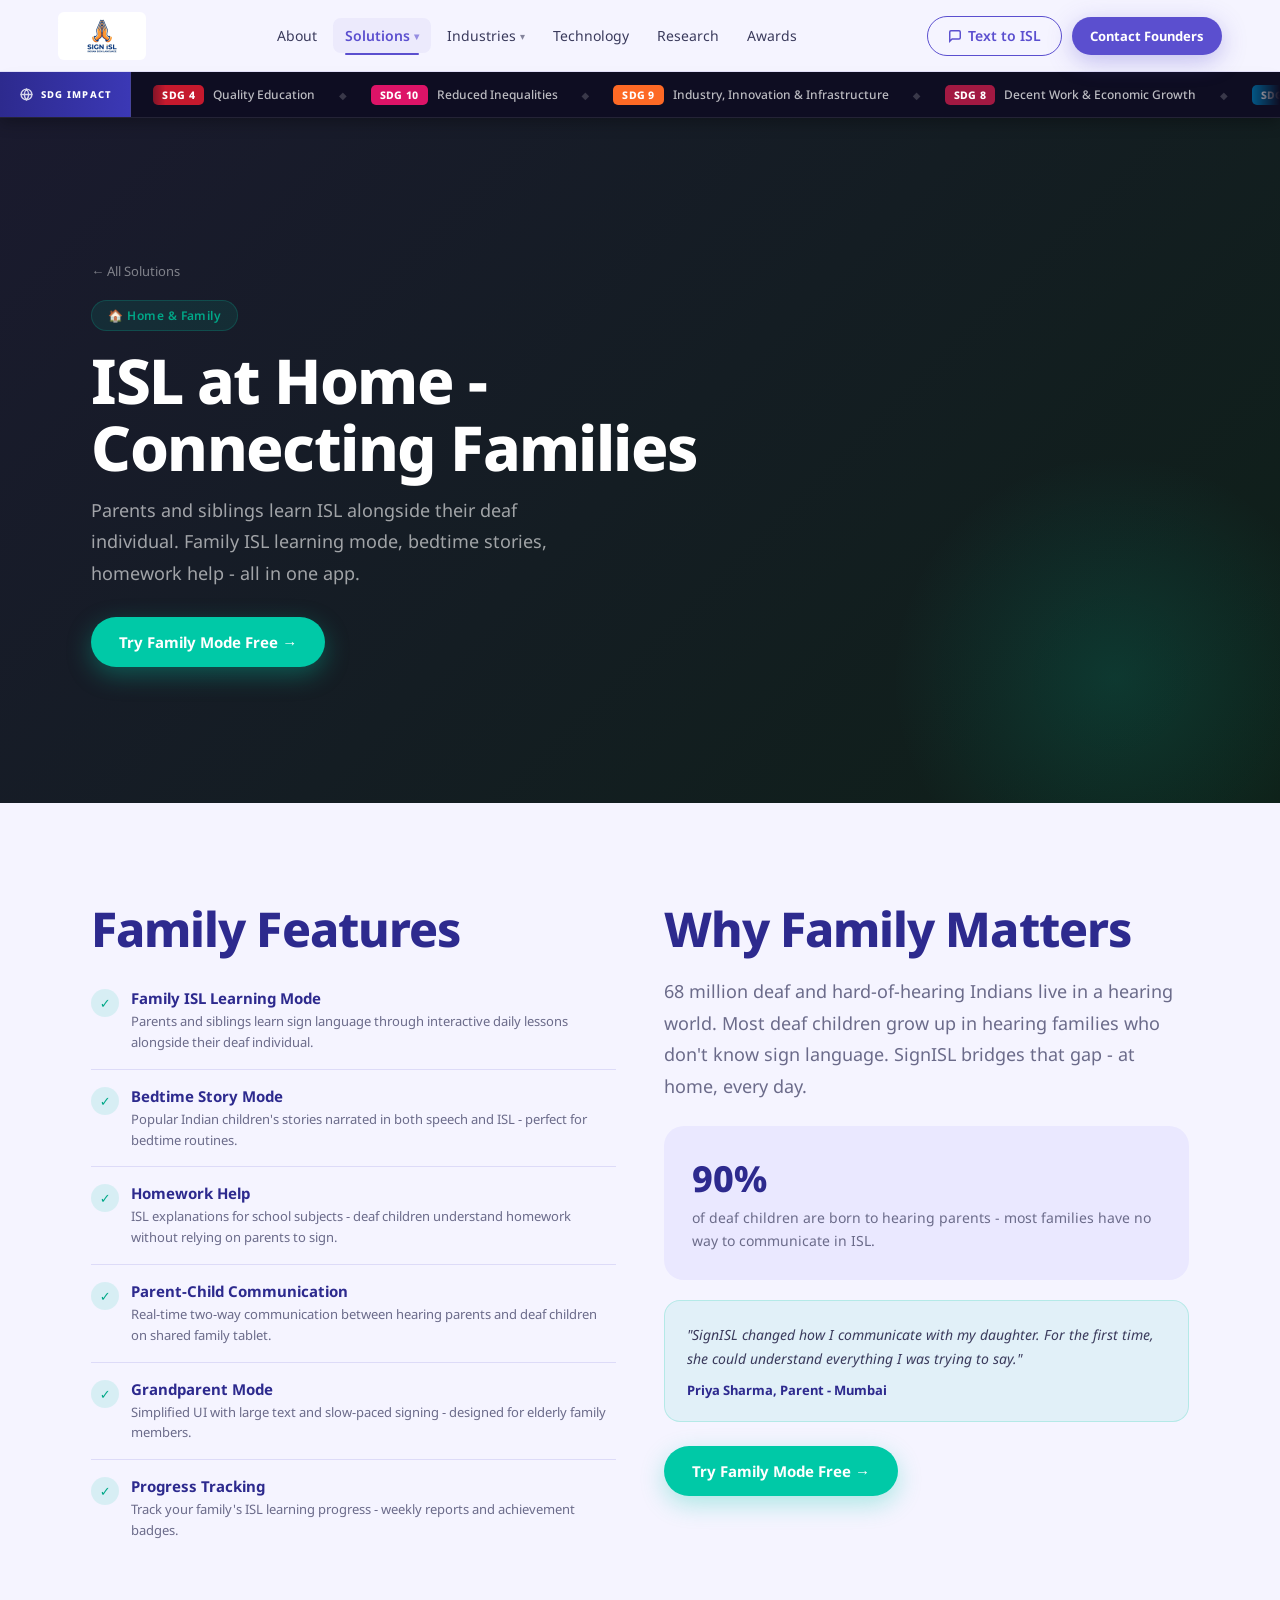
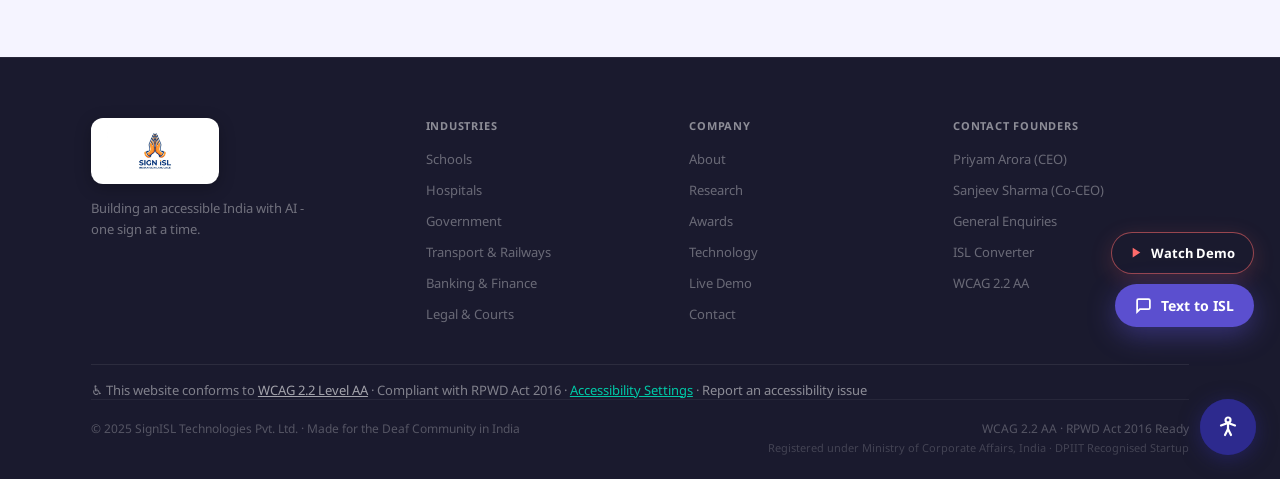
<file: home-family.html>
<!DOCTYPE html>
<html lang="en">
<head>
<meta charset="UTF-8"><meta name="viewport" content="width=device-width,initial-scale=1">
<title>ISL at Home & Family - SignISL</title>
<link rel="preconnect" href="https://fonts.googleapis.com">
<link href="https://fonts.googleapis.com/css2?family=Noto+Sans:wght@400;500;600;700;800&display=swap" rel="stylesheet">
<link rel="stylesheet" href="shared.css">
</head>
<body>
<div id="nav-root"></div>
<main>
<section class="page-hero" style="background:linear-gradient(135deg,#1A1A2E,#0E2018);">
  <div class="page-hero-orb" style="width:450px;height:450px;bottom:-100px;right:-60px;background:radial-gradient(circle,rgba(0,201,167,.15),transparent 70%);"></div>
  <div class="wrap" style="position:relative;z-index:1;padding:64px clamp(20px,4vw,60px);">
    <a href="solutions.html" style="font-family:var(--fb);font-size:13px;color:rgba(255,255,255,.45);text-decoration:none;margin-bottom:20px;display:block;">← All Solutions</a>
    <span class="badge badge-t" style="margin-bottom:16px;display:block;width:fit-content;">🏠 Home &amp; Family</span>
    <h1 class="h1" style="color:#fff;margin-bottom:14px;max-width:640px;">ISL at Home - Connecting Families</h1>
    <p class="sub" style="color:rgba(255,255,255,.6);max-width:500px;margin-bottom:28px;">Parents and siblings learn ISL alongside their deaf individual. Family ISL learning mode, bedtime stories, homework help - all in one app.</p>
    <a href="contact.html" class="btn btn-v" style="background:#00C9A7;box-shadow:0 8px 24px rgba(0,201,167,.35);">Try Family Mode Free →</a>
  </div>
</section>
<section class="section section-bg">
  <div class="wrap">
    <div class="grid-2" style="gap:48px;align-items:start;">
      <div>
        <h2 class="h2" style="margin-bottom:16px;">Family Features</h2>
        <div>
          <div class="feat-item"><div class="feat-check" style="background:rgba(0,201,167,.12);color:#00A888;">✓</div><div><h4>Family ISL Learning Mode</h4><p>Parents and siblings learn sign language through interactive daily lessons alongside their deaf individual.</p></div></div>
          <div class="feat-item"><div class="feat-check" style="background:rgba(0,201,167,.12);color:#00A888;">✓</div><div><h4>Bedtime Story Mode</h4><p>Popular Indian children's stories narrated in both speech and ISL - perfect for bedtime routines.</p></div></div>
          <div class="feat-item"><div class="feat-check" style="background:rgba(0,201,167,.12);color:#00A888;">✓</div><div><h4>Homework Help</h4><p>ISL explanations for school subjects - deaf children understand homework without relying on parents to sign.</p></div></div>
          <div class="feat-item"><div class="feat-check" style="background:rgba(0,201,167,.12);color:#00A888;">✓</div><div><h4>Parent-Child Communication</h4><p>Real-time two-way communication between hearing parents and deaf children on shared family tablet.</p></div></div>
          <div class="feat-item"><div class="feat-check" style="background:rgba(0,201,167,.12);color:#00A888;">✓</div><div><h4>Grandparent Mode</h4><p>Simplified UI with large text and slow-paced signing - designed for elderly family members.</p></div></div>
          <div class="feat-item"><div class="feat-check" style="background:rgba(0,201,167,.12);color:#00A888;">✓</div><div><h4>Progress Tracking</h4><p>Track your family's ISL learning progress - weekly reports and achievement badges.</p></div></div>
        </div>
      </div>
      <div>
        <h2 class="h2" style="margin-bottom:20px;">Why Family Matters</h2>
        <p class="sub" style="margin-bottom:24px;">68 million deaf and hard-of-hearing Indians live in a hearing world. Most deaf children grow up in hearing families who don't know sign language. SignISL bridges that gap - at home, every day.</p>
        <div style="background:var(--lav);border-radius:20px;padding:28px;margin-bottom:20px;">
          <div style="font-family:var(--fn);font-size:36px;font-weight:800;color:var(--indigo);margin-bottom:4px;">90%</div>
          <p style="font-family:var(--fb);font-size:14px;color:var(--mu);line-height:1.6;">of deaf children are born to hearing parents - most families have no way to communicate in ISL.</p>
        </div>
        <div style="background:rgba(0,201,167,.08);border:1px solid rgba(0,201,167,.2);border-radius:16px;padding:22px;">
          <p style="font-family:var(--fb);font-size:14px;color:var(--bt);line-height:1.7;font-style:italic;">"SignISL changed how I communicate with my daughter. For the first time, she could understand everything I was trying to say."</p>
          <div style="margin-top:10px;font-family:var(--fn);font-size:13px;font-weight:700;color:var(--indigo);">Priya Sharma, Parent - Mumbai</div>
        </div>
        <a href="contact.html" class="btn btn-v" style="background:#00C9A7;box-shadow:0 8px 24px rgba(0,201,167,.3);margin-top:24px;">Try Family Mode Free →</a>
      </div>
    </div>
  </div>
</section>
</main>
<div id="footer-root"></div>
<button id="stu" onclick="scrollTop()">↑</button>
<script src="shared.js"></script>
</body>
</html>
</file>
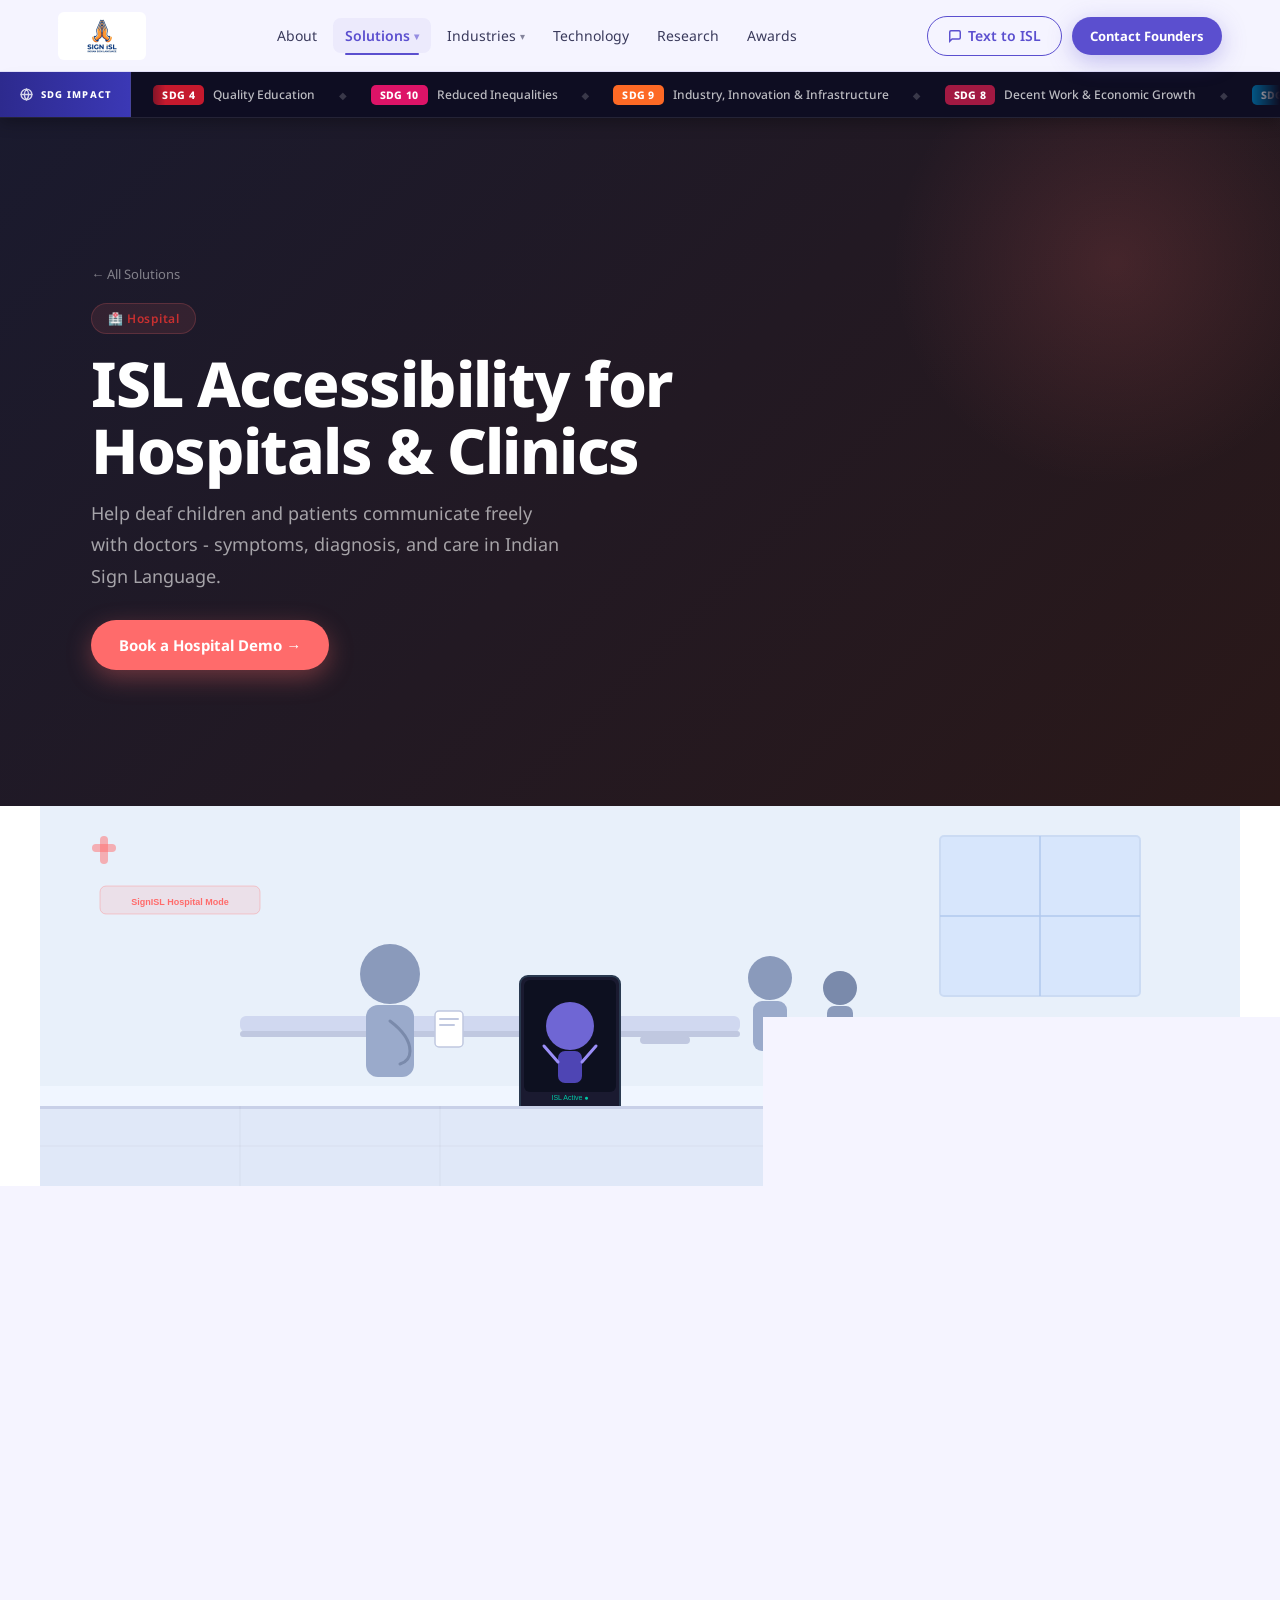
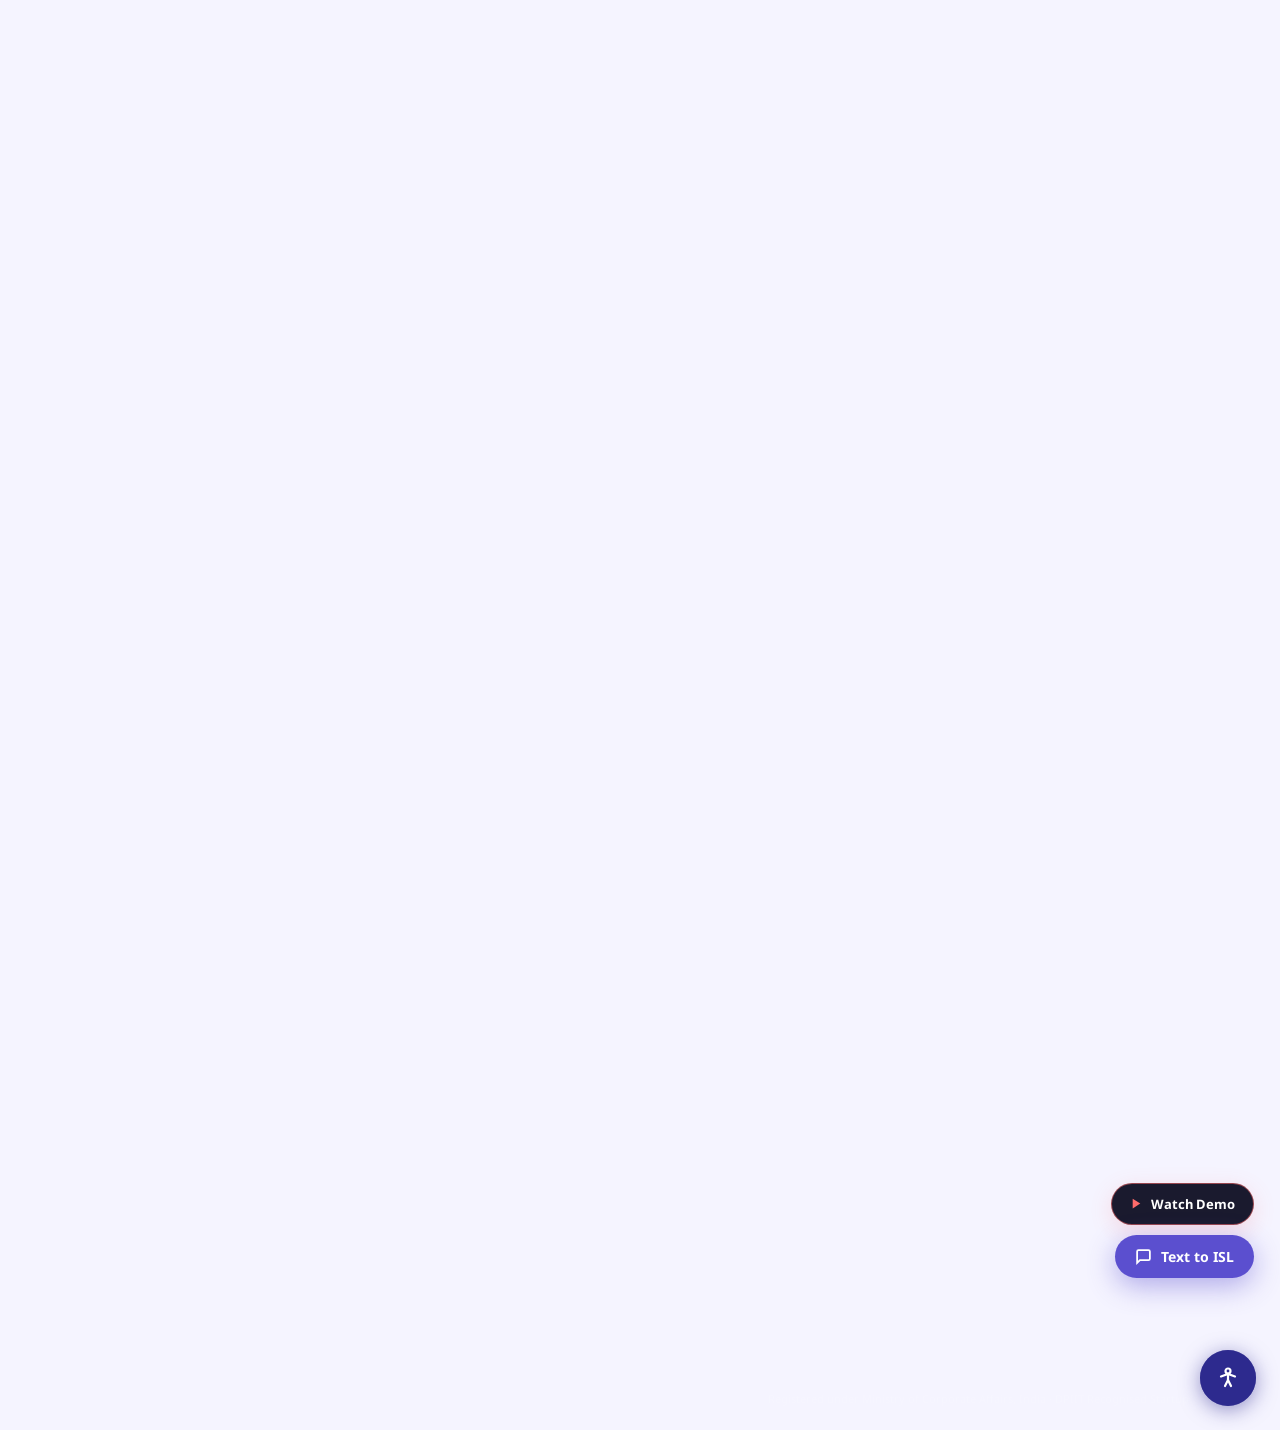
<file: hospital.html>
<!DOCTYPE html>
<html lang="en">
<head>
<meta charset="UTF-8"><meta name="viewport" content="width=device-width,initial-scale=1">
<title>ISL for Hospitals & Clinics - SignISL</title>
<link rel="preconnect" href="https://fonts.googleapis.com">
<link href="https://fonts.googleapis.com/css2?family=Noto+Sans:wght@400;500;600;700;800&display=swap" rel="stylesheet">
<link rel="stylesheet" href="shared.css">
</head>
<body>
<div id="nav-root"></div>
<main>
<section class="page-hero" style="background:linear-gradient(135deg,#1A1A2E,#2A1818);">
  <div class="page-hero-orb" style="width:450px;height:450px;top:-80px;right:-60px;background:radial-gradient(circle,rgba(255,107,107,.15),transparent 70%);"></div>
  <div class="wrap" style="position:relative;z-index:1;padding:64px clamp(20px,4vw,60px);">
    <a href="solutions.html" style="font-family:var(--fb);font-size:13px;color:rgba(255,255,255,.45);text-decoration:none;display:inline-flex;align-items:center;gap:6px;margin-bottom:20px;">← All Solutions</a>
    <span class="badge badge-c" style="margin-bottom:16px;display:block;width:fit-content;">🏥 Hospital</span>
    <h1 class="h1" style="color:#fff;margin-bottom:14px;max-width:640px;">ISL Accessibility for Hospitals &amp; Clinics</h1>
    <p class="sub" style="color:rgba(255,255,255,.6);max-width:500px;margin-bottom:28px;">Help deaf children and patients communicate freely with doctors - symptoms, diagnosis, and care in Indian Sign Language.</p>
    <a href="contact.html" class="btn btn-v" style="background:#FF6B6B;box-shadow:0 8px 24px rgba(255,107,107,.35);">Book a Hospital Demo →</a>
  </div>
</section>

<!-- Hospital SVG scene -->
<section style="padding:0;background:#fff;">
  <svg viewBox="0 0 1200 380" xmlns="http://www.w3.org/2000/svg" style="width:100%;display:block;max-height:380px;">
    <rect width="1200" height="380" fill="#F0F6FF"/>
    <!-- Room walls -->
    <rect x="0" y="0" width="1200" height="280" fill="#E8F0FA"/>
    <!-- Window -->
    <rect x="900" y="30" width="200" height="160" rx="4" fill="#C8DEFF" opacity=".5" stroke="#B0C8EE" stroke-width="2"/>
    <line x1="1000" y1="30" x2="1000" y2="190" stroke="#B0C8EE" stroke-width="1.5"/>
    <line x1="900" y1="110" x2="1100" y2="110" stroke="#B0C8EE" stroke-width="1.5"/>
    <!-- Cross / medical symbol on wall -->
    <rect x="60" y="30" width="8" height="28" rx="4" fill="#FF6B6B" opacity=".5"/>
    <rect x="52" y="38" width="24" height="8" rx="4" fill="#FF6B6B" opacity=".5"/>
    <!-- Desk -->
    <rect x="200" y="210" width="500" height="16" rx="6" fill="#D0D8F0"/>
    <rect x="200" y="225" width="500" height="6" rx="3" fill="#C0C8E0"/>
    <!-- Doctor silhouette -->
    <circle cx="350" cy="168" r="30" fill="#8A9ABB"/>
    <rect x="326" y="199" width="48" height="72" rx="12" fill="#9AAACB"/>
    <!-- Stethoscope suggestion -->
    <path d="M350 215 Q370 230 370 245 Q370 255 360 258" fill="none" stroke="#7A8AAB" stroke-width="3" stroke-linecap="round"/>
    <!-- Clipboard -->
    <rect x="395" y="205" width="28" height="36" rx="4" fill="#fff" stroke="#C0C8E0" stroke-width="1.5"/>
    <rect x="399" y="212" width="20" height="2" rx="1" fill="#C0C8E0"/><rect x="399" y="218" width="16" height="2" rx="1" fill="#C0C8E0"/>
    <!-- Tablet with ISL avatar -->
    <rect x="480" y="170" width="100" height="140" rx="8" fill="#1A1A30" stroke="#2A3A50" stroke-width="2"/>
    <rect x="484" y="174" width="92" height="112" rx="6" fill="#0D1020"/>
    <circle cx="530" cy="220" r="24" fill="#7B6FE8" opacity=".9"/>
    <rect x="518" y="245" width="24" height="32" rx="7" fill="#5B4FCF" opacity=".85"/>
    <line x1="518" y1="256" x2="504" y2="240" stroke="#9B8FF8" stroke-width="3" stroke-linecap="round"/>
    <line x1="542" y1="256" x2="556" y2="240" stroke="#9B8FF8" stroke-width="3" stroke-linecap="round"/>
    <text x="530" y="294" text-anchor="middle" fill="#00C9A7" font-size="7" font-family="sans-serif">ISL Active ●</text>
    <!-- Patient - child and parent -->
    <circle cx="730" cy="172" r="22" fill="#8A9ABB"/>
    <rect x="713" y="195" width="34" height="50" rx="9" fill="#9AAACB"/>
    <!-- Child -->
    <circle cx="800" cy="182" r="17" fill="#7A8AAB"/>
    <rect x="787" y="200" width="26" height="40" rx="7" fill="#8A9ABB"/>
    <!-- Desk chair suggestion -->
    <rect x="600" y="230" width="50" height="8" rx="4" fill="#C0C8E0"/>
    <!-- Floor -->
    <rect x="0" y="300" width="1200" height="80" fill="#E0E8F8"/>
    <rect x="0" y="300" width="1200" height="3" fill="#C8D0E8"/>
    <!-- Floor tiles -->
    <line x1="0" y1="340" x2="1200" y2="340" stroke="rgba(0,0,0,0.04)" stroke-width="1"/>
    <line x1="200" y1="300" x2="200" y2="380" stroke="rgba(0,0,0,0.04)" stroke-width="1"/>
    <line x1="400" y1="300" x2="400" y2="380" stroke="rgba(0,0,0,0.04)" stroke-width="1"/>
    <!-- SignISL badge on wall -->
    <rect x="60" y="80" width="160" height="28" rx="6" fill="rgba(255,107,107,.12)" stroke="rgba(255,107,107,.3)" stroke-width="1"/>
    <text x="140" y="99" text-anchor="middle" fill="#FF6B6B" font-size="9" font-family="sans-serif" font-weight="bold">SignISL Hospital Mode</text>
  </svg>
</section>

<section class="section section-bg">
  <div class="wrap">
    <div class="grid-2" style="gap:48px;align-items:start;">
      <div>
        <h2 class="h2" style="margin-bottom:16px;">How It Works in Hospitals</h2>
        <div style="display:flex;flex-direction:column;gap:14px;">
          <div class="how-step" style="width:100%;"><div class="sn">STEP 01</div><h3>Patient Communicates</h3><ul><li>Child types symptoms on tablet</li><li>Parent speaks in any language</li><li>Avatar translates to ISL immediately</li></ul></div>
          <div class="how-step" style="width:100%;"><div class="sn">STEP 02</div><h3>Doctor Responds</h3><ul><li>Doctor speaks diagnosis in Hindi/English</li><li>ISL avatar signs the explanation</li><li>Questions answered bidirectionally</li></ul></div>
          <div class="how-step" style="width:100%;"><div class="sn">STEP 03</div><h3>Clear Communication</h3><ul><li>Patient understands treatment plan</li><li>Discharge instructions in ISL</li><li>Follow-up reminders signed</li></ul></div>
        </div>
      </div>
      <div>
        <h2 class="h2" style="margin-bottom:16px;">Features</h2>
        <div>
          <div class="feat-item"><div class="feat-check">✓</div><div><h4>Symptom intake in ISL</h4><p>Deaf patients describe symptoms without an interpreter present.</p></div></div>
          <div class="feat-item"><div class="feat-check">✓</div><div><h4>Emergency communication</h4><p>Fast-access emergency phrases pre-loaded for rapid response.</p></div></div>
          <div class="feat-item"><div class="feat-check">✓</div><div><h4>Tablet kiosk mode</h4><p>Dedicated tablet at reception or bedside - no app install needed.</p></div></div>
          <div class="feat-item"><div class="feat-check">✓</div><div><h4>Privacy-first</h4><p>No patient data stored. Session-only translation, HIPAA-friendly.</p></div></div>
          <div class="feat-item"><div class="feat-check">✓</div><div><h4>24/7 availability</h4><p>Always on - no interpreter scheduling, no delays in emergencies.</p></div></div>
          <div class="feat-item"><div class="feat-check">✓</div><div><h4>All Indian languages</h4><p>Doctor and patient can each use their preferred language.</p></div></div>
        </div>
        <a href="contact.html" class="btn btn-v" style="background:#FF6B6B;box-shadow:0 8px 24px rgba(255,107,107,.3);margin-top:28px;">Book a Hospital Demo →</a>
      </div>
    </div>
  </div>
</section>

<section class="section section-dark" style="text-align:center;">
  <div class="wrap" style="max-width:660px;">
    <div class="glass" style="padding:32px;border-radius:20px;">
      <div style="font-size:32px;margin-bottom:10px;">★★★★★</div>
      <p style="font-family:var(--fb);font-size:15px;color:rgba(255,255,255,.8);line-height:1.75;font-style:italic;margin-bottom:16px;">"The real-time translation is extraordinary. We integrated it into our hospital in under one week with zero disruption to our workflow."</p>
      <div style="font-family:var(--fn);font-size:14px;font-weight:700;color:#fff;">Dr. Ananya Rao</div>
      <div style="font-family:var(--fb);font-size:13px;color:rgba(255,255,255,.45);">Pediatrician, Bangalore</div>
    </div>
    <div style="margin-top:24px;"><a href="contact.html" class="btn btn-v">Book a Hospital Demo →</a></div>
  </div>
</section>
</main>
<div id="footer-root"></div>
<button id="stu" onclick="scrollTop()">↑</button>
<script src="shared.js"></script>
</body>
</html>
</file>
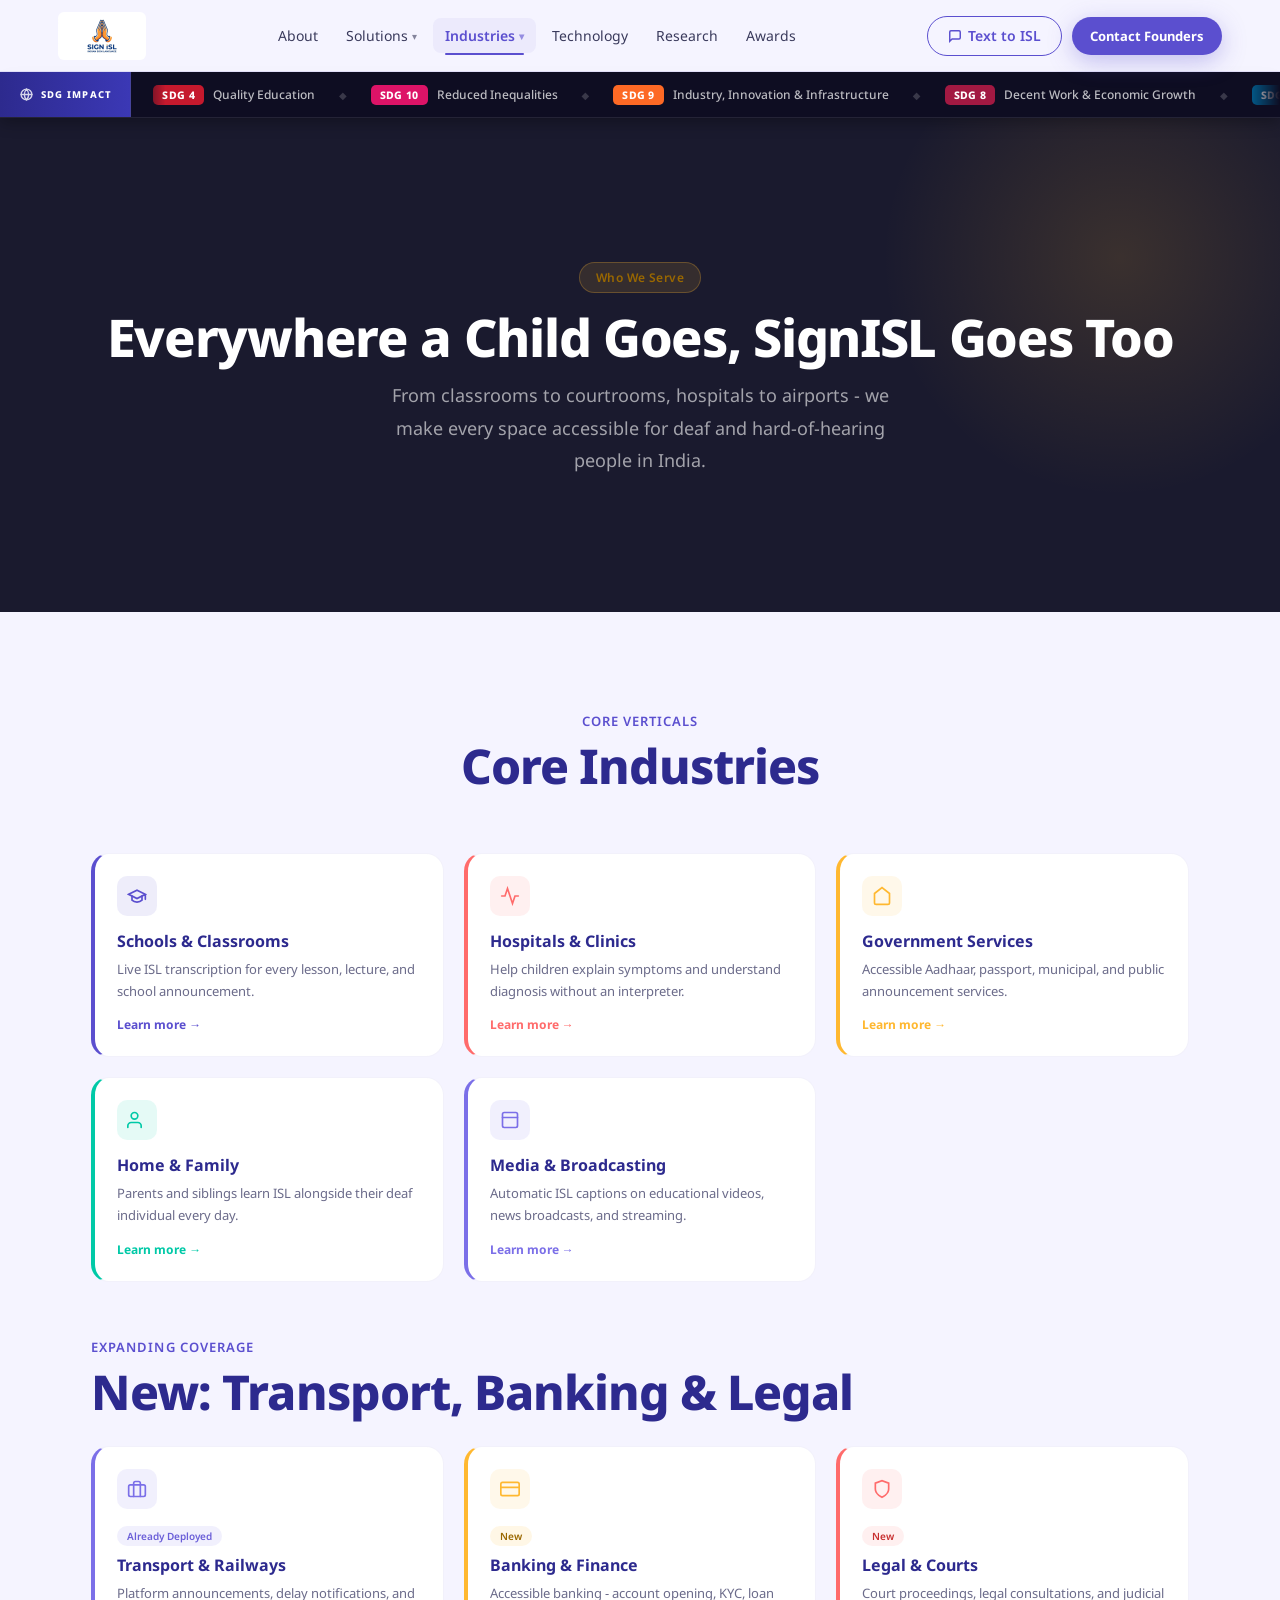
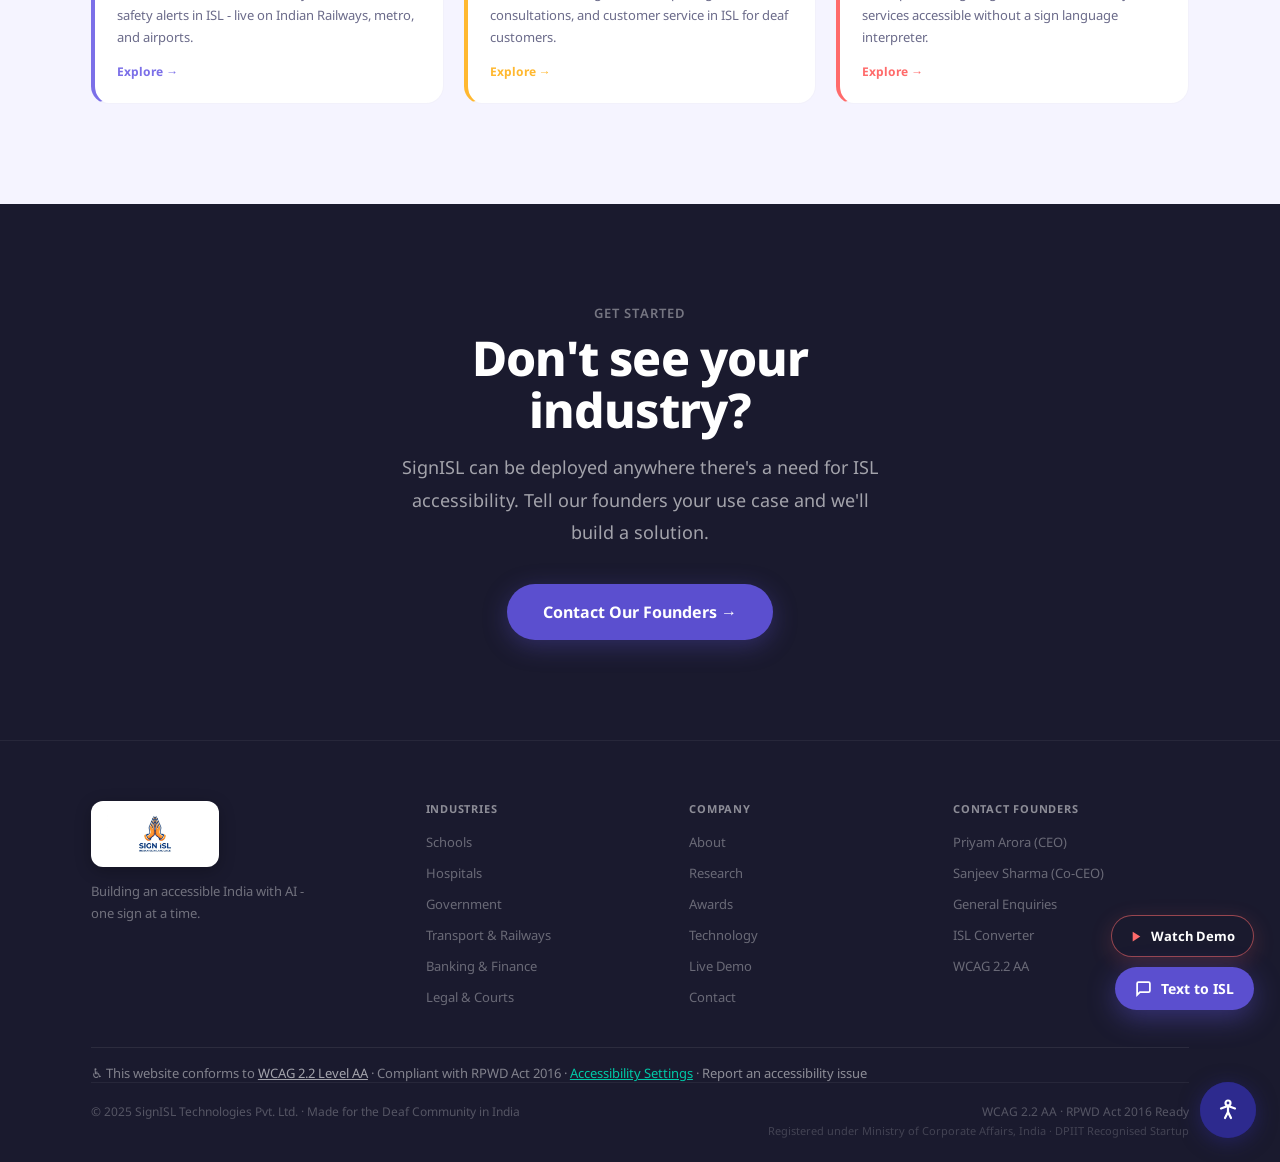
<file: industries.html>
<!DOCTYPE html>
<html lang="en">
<head>
<meta charset="UTF-8"><meta name="viewport" content="width=device-width,initial-scale=1">
<title>Industries We Serve - SignISL</title>
<link rel="preconnect" href="https://fonts.googleapis.com">
<link href="https://fonts.googleapis.com/css2?family=Noto+Sans:wght@400;500;600;700;800&display=swap" rel="stylesheet">
<link rel="stylesheet" href="shared.css">
</head>
<body>
<div id="nav-root"></div>
<main>

<section class="page-hero">
  <div class="page-hero-orb" style="width:480px;height:480px;top:-100px;right:-80px;background:radial-gradient(circle,rgba(255,184,48,.14),transparent 70%);"></div>
  <div class="wrap" style="text-align:center;position:relative;z-index:1;padding:64px clamp(20px,4vw,60px);">
    <span class="badge badge-a" style="margin-bottom:16px;">Who We Serve</span>
    <h1 class="h1" style="color:#fff;margin-bottom:14px;font-size:clamp(32px,5vw,52px);">Everywhere a Child Goes, SignISL Goes Too</h1>
    <p class="sub" style="color:rgba(255,255,255,.6);max-width:520px;margin:0 auto;line-height:1.8;">From classrooms to courtrooms, hospitals to airports - we make every space accessible for deaf and hard-of-hearing people in India.</p>
  </div>
</section>

<!-- Core Industries -->
<section class="section section-bg" style="padding:100px 0;">
  <div class="wrap">
    <div class="section-head">
      <span class="eyebrow">Core Verticals</span>
      <h2 class="h2" style="margin-bottom:48px;">Core Industries</h2>
    </div>
    <div class="grid-3" style="gap:20px;margin-bottom:20px;">
      <a href="classroom.html" class="ind-card" style="text-decoration:none;border-left-color:#5B4FCF;">
        <div style="width:40px;height:40px;border-radius:10px;background:rgba(91,79,207,.1);display:flex;align-items:center;justify-content:center;margin-bottom:14px;"><svg width="20" height="20" viewBox="0 0 24 24" fill="none" stroke="#5B4FCF" stroke-width="2" stroke-linecap="round"><path d="M22 10v6M2 10l10-5 10 5-10 5z"/><path d="M6 12v5c3 3 9 3 12 0v-5"/></svg></div>
        <h3 style="font-family:var(--fn);font-size:16px;font-weight:700;color:var(--indigo);margin-bottom:6px;">Schools &amp; Classrooms</h3>
        <p style="font-family:var(--fb);font-size:13px;color:var(--mu);line-height:1.7;margin-bottom:10px;">Live ISL transcription for every lesson, lecture, and school announcement.</p>
        <span style="font-family:var(--fn);font-size:12px;font-weight:700;color:#5B4FCF;">Learn more →</span>
      </a>
      <a href="hospital.html" class="ind-card" style="text-decoration:none;border-left-color:#FF6B6B;">
        <div style="width:40px;height:40px;border-radius:10px;background:rgba(255,107,107,.1);display:flex;align-items:center;justify-content:center;margin-bottom:14px;"><svg width="20" height="20" viewBox="0 0 24 24" fill="none" stroke="#FF6B6B" stroke-width="2" stroke-linecap="round"><path d="M22 12h-4l-3 9L9 3l-3 9H2"/></svg></div>
        <h3 style="font-family:var(--fn);font-size:16px;font-weight:700;color:var(--indigo);margin-bottom:6px;">Hospitals &amp; Clinics</h3>
        <p style="font-family:var(--fb);font-size:13px;color:var(--mu);line-height:1.7;margin-bottom:10px;">Help children explain symptoms and understand diagnosis without an interpreter.</p>
        <span style="font-family:var(--fn);font-size:12px;font-weight:700;color:#FF6B6B;">Learn more →</span>
      </a>
      <a href="government.html" class="ind-card" style="text-decoration:none;border-left-color:#FFB830;">
        <div style="width:40px;height:40px;border-radius:10px;background:rgba(255,184,48,.1);display:flex;align-items:center;justify-content:center;margin-bottom:14px;"><svg width="20" height="20" viewBox="0 0 24 24" fill="none" stroke="#FFB830" stroke-width="2" stroke-linecap="round"><path d="M3 9l9-7 9 7v11a2 2 0 0 1-2 2H5a2 2 0 0 1-2-2z"/></svg></div>
        <h3 style="font-family:var(--fn);font-size:16px;font-weight:700;color:var(--indigo);margin-bottom:6px;">Government Services</h3>
        <p style="font-family:var(--fb);font-size:13px;color:var(--mu);line-height:1.7;margin-bottom:10px;">Accessible Aadhaar, passport, municipal, and public announcement services.</p>
        <span style="font-family:var(--fn);font-size:12px;font-weight:700;color:#FFB830;">Learn more →</span>
      </a>
      <a href="home-family.html" class="ind-card" style="text-decoration:none;border-left-color:#00C9A7;">
        <div style="width:40px;height:40px;border-radius:10px;background:rgba(0,201,167,.1);display:flex;align-items:center;justify-content:center;margin-bottom:14px;"><svg width="20" height="20" viewBox="0 0 24 24" fill="none" stroke="#00C9A7" stroke-width="2" stroke-linecap="round"><path d="M17 21v-2a4 4 0 0 0-4-4H5a4 4 0 0 0-4 4v2"/><circle cx="9" cy="7" r="4"/></svg></div>
        <h3 style="font-family:var(--fn);font-size:16px;font-weight:700;color:var(--indigo);margin-bottom:6px;">Home &amp; Family</h3>
        <p style="font-family:var(--fb);font-size:13px;color:var(--mu);line-height:1.7;margin-bottom:10px;">Parents and siblings learn ISL alongside their deaf individual every day.</p>
        <span style="font-family:var(--fn);font-size:12px;font-weight:700;color:#00C9A7;">Learn more →</span>
      </a>
      <a href="widget.html" class="ind-card" style="text-decoration:none;border-left-color:#7B6FE8;">
        <div style="width:40px;height:40px;border-radius:10px;background:rgba(123,111,232,.1);display:flex;align-items:center;justify-content:center;margin-bottom:14px;"><svg width="20" height="20" viewBox="0 0 24 24" fill="none" stroke="#7B6FE8" stroke-width="2" stroke-linecap="round"><rect x="3" y="3" width="18" height="18" rx="2"/><path d="M3 9h18"/></svg></div>
        <h3 style="font-family:var(--fn);font-size:16px;font-weight:700;color:var(--indigo);margin-bottom:6px;">Media &amp; Broadcasting</h3>
        <p style="font-family:var(--fb);font-size:13px;color:var(--mu);line-height:1.7;margin-bottom:10px;">Automatic ISL captions on educational videos, news broadcasts, and streaming.</p>
        <span style="font-family:var(--fn);font-size:12px;font-weight:700;color:#7B6FE8;">Learn more →</span>
      </a>
    </div>

    <!-- New Industry Pages -->
    <div style="margin-top:56px;">
      <div class="section-head" style="text-align:left;margin-bottom:28px;">
        <span class="eyebrow">Expanding Coverage</span>
        <h2 class="h2" style="margin-bottom:0;">New: Transport, Banking &amp; Legal</h2>
      </div>
      <div class="grid-3" style="gap:20px;">
        <a href="transport.html" class="ind-card" style="text-decoration:none;border-left-color:#7B6FE8;background:#fff;">
          <div style="width:40px;height:40px;border-radius:10px;background:rgba(123,111,232,.1);display:flex;align-items:center;justify-content:center;margin-bottom:14px;"><svg width="20" height="20" viewBox="0 0 24 24" fill="none" stroke="#7B6FE8" stroke-width="2" stroke-linecap="round"><rect x="2" y="7" width="20" height="14" rx="2"/><path d="M16 21V5a2 2 0 0 0-2-2h-4a2 2 0 0 0-2 2v16"/></svg></div>
          <div style="display:inline-flex;align-items:center;background:rgba(123,111,232,.1);color:#6B5FD8;border-radius:999px;padding:3px 10px;font-family:var(--fn);font-size:10px;font-weight:600;margin-bottom:8px;">Already Deployed</div>
          <h3 style="font-family:var(--fn);font-size:16px;font-weight:700;color:var(--indigo);margin-bottom:6px;">Transport &amp; Railways</h3>
          <p style="font-family:var(--fb);font-size:13px;color:var(--mu);line-height:1.7;margin-bottom:10px;">Platform announcements, delay notifications, and safety alerts in ISL - live on Indian Railways, metro, and airports.</p>
          <span style="font-family:var(--fn);font-size:12px;font-weight:700;color:#7B6FE8;">Explore →</span>
        </a>
        <a href="banking.html" class="ind-card" style="text-decoration:none;border-left-color:#FFB830;background:#fff;">
          <div style="width:40px;height:40px;border-radius:10px;background:rgba(255,184,48,.1);display:flex;align-items:center;justify-content:center;margin-bottom:14px;"><svg width="20" height="20" viewBox="0 0 24 24" fill="none" stroke="#FFB830" stroke-width="2" stroke-linecap="round"><rect x="1" y="4" width="22" height="16" rx="2"/><line x1="1" y1="10" x2="23" y2="10"/></svg></div>
          <div style="display:inline-flex;align-items:center;background:rgba(255,184,48,.12);color:#9A6800;border-radius:999px;padding:3px 10px;font-family:var(--fn);font-size:10px;font-weight:600;margin-bottom:8px;">New</div>
          <h3 style="font-family:var(--fn);font-size:16px;font-weight:700;color:var(--indigo);margin-bottom:6px;">Banking &amp; Finance</h3>
          <p style="font-family:var(--fb);font-size:13px;color:var(--mu);line-height:1.7;margin-bottom:10px;">Accessible banking - account opening, KYC, loan consultations, and customer service in ISL for deaf customers.</p>
          <span style="font-family:var(--fn);font-size:12px;font-weight:700;color:#FFB830;">Explore →</span>
        </a>
        <a href="legal.html" class="ind-card" style="text-decoration:none;border-left-color:#FF6B6B;background:#fff;">
          <div style="width:40px;height:40px;border-radius:10px;background:rgba(255,107,107,.1);display:flex;align-items:center;justify-content:center;margin-bottom:14px;"><svg width="20" height="20" viewBox="0 0 24 24" fill="none" stroke="#FF6B6B" stroke-width="2" stroke-linecap="round"><path d="M12 22s8-4 8-10V5l-8-3-8 3v7c0 6 8 10 8 10z"/></svg></div>
          <div style="display:inline-flex;align-items:center;background:rgba(255,107,107,.1);color:#C83030;border-radius:999px;padding:3px 10px;font-family:var(--fn);font-size:10px;font-weight:600;margin-bottom:8px;">New</div>
          <h3 style="font-family:var(--fn);font-size:16px;font-weight:700;color:var(--indigo);margin-bottom:6px;">Legal &amp; Courts</h3>
          <p style="font-family:var(--fb);font-size:13px;color:var(--mu);line-height:1.7;margin-bottom:10px;">Court proceedings, legal consultations, and judicial services accessible without a sign language interpreter.</p>
          <span style="font-family:var(--fn);font-size:12px;font-weight:700;color:#FF6B6B;">Explore →</span>
        </a>
      </div>
    </div>
  </div>
</section>

<section class="section section-dark" style="text-align:center;padding:100px 0;">
  <div class="wrap" style="max-width:600px;">
    <span class="eyebrow" style="color:rgba(255,255,255,.4);">Get Started</span>
    <h2 class="h2 white" style="margin-bottom:14px;">Don't see your industry?</h2>
    <p class="sub" style="color:rgba(255,255,255,.6);margin-bottom:36px;line-height:1.8;">SignISL can be deployed anywhere there's a need for ISL accessibility. Tell our founders your use case and we'll build a solution.</p>
    <button onclick="openFounderModal()" class="btn btn-v" style="height:56px;padding:0 36px;font-size:16px;">Contact Our Founders →</button>
  </div>
</section>

</main>
<div id="footer-root"></div>
<button id="stu" onclick="scrollTop()">↑</button>
<script src="shared.js"></script>
</body>
</html>
</file>
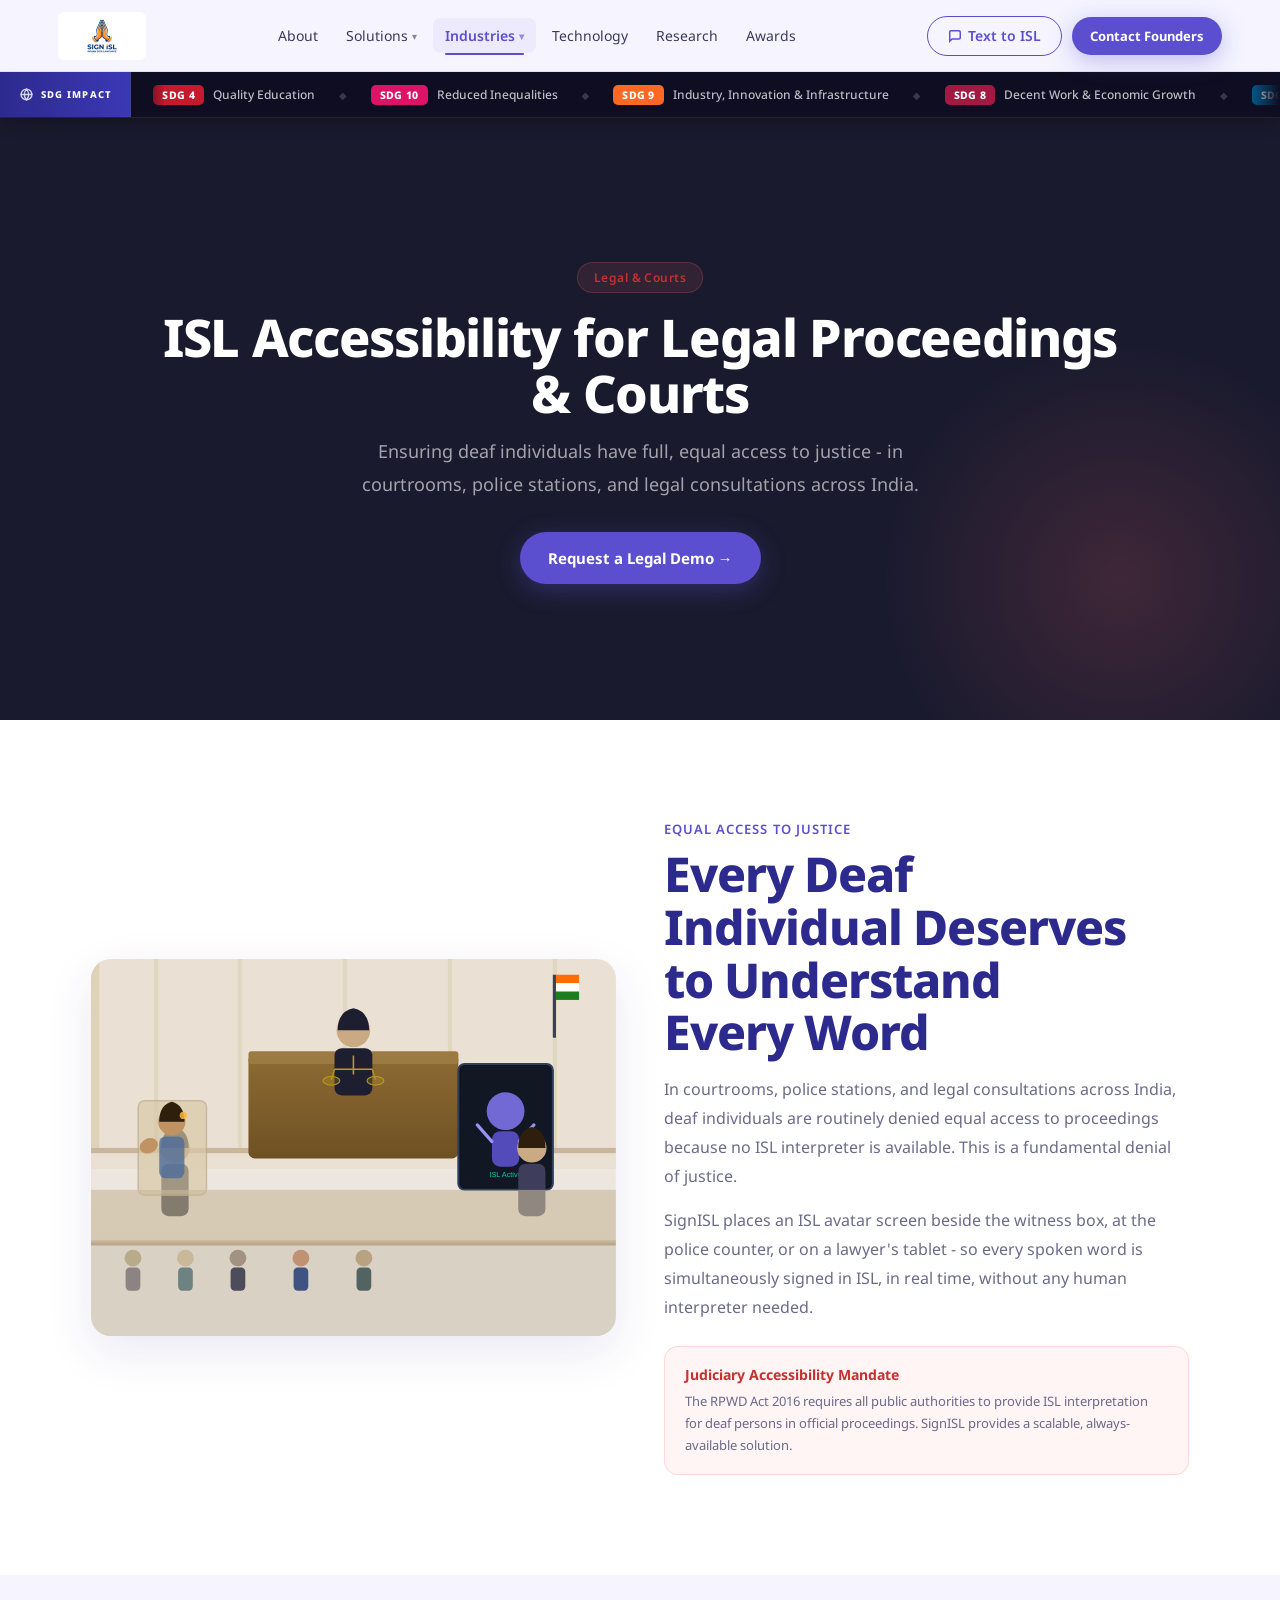
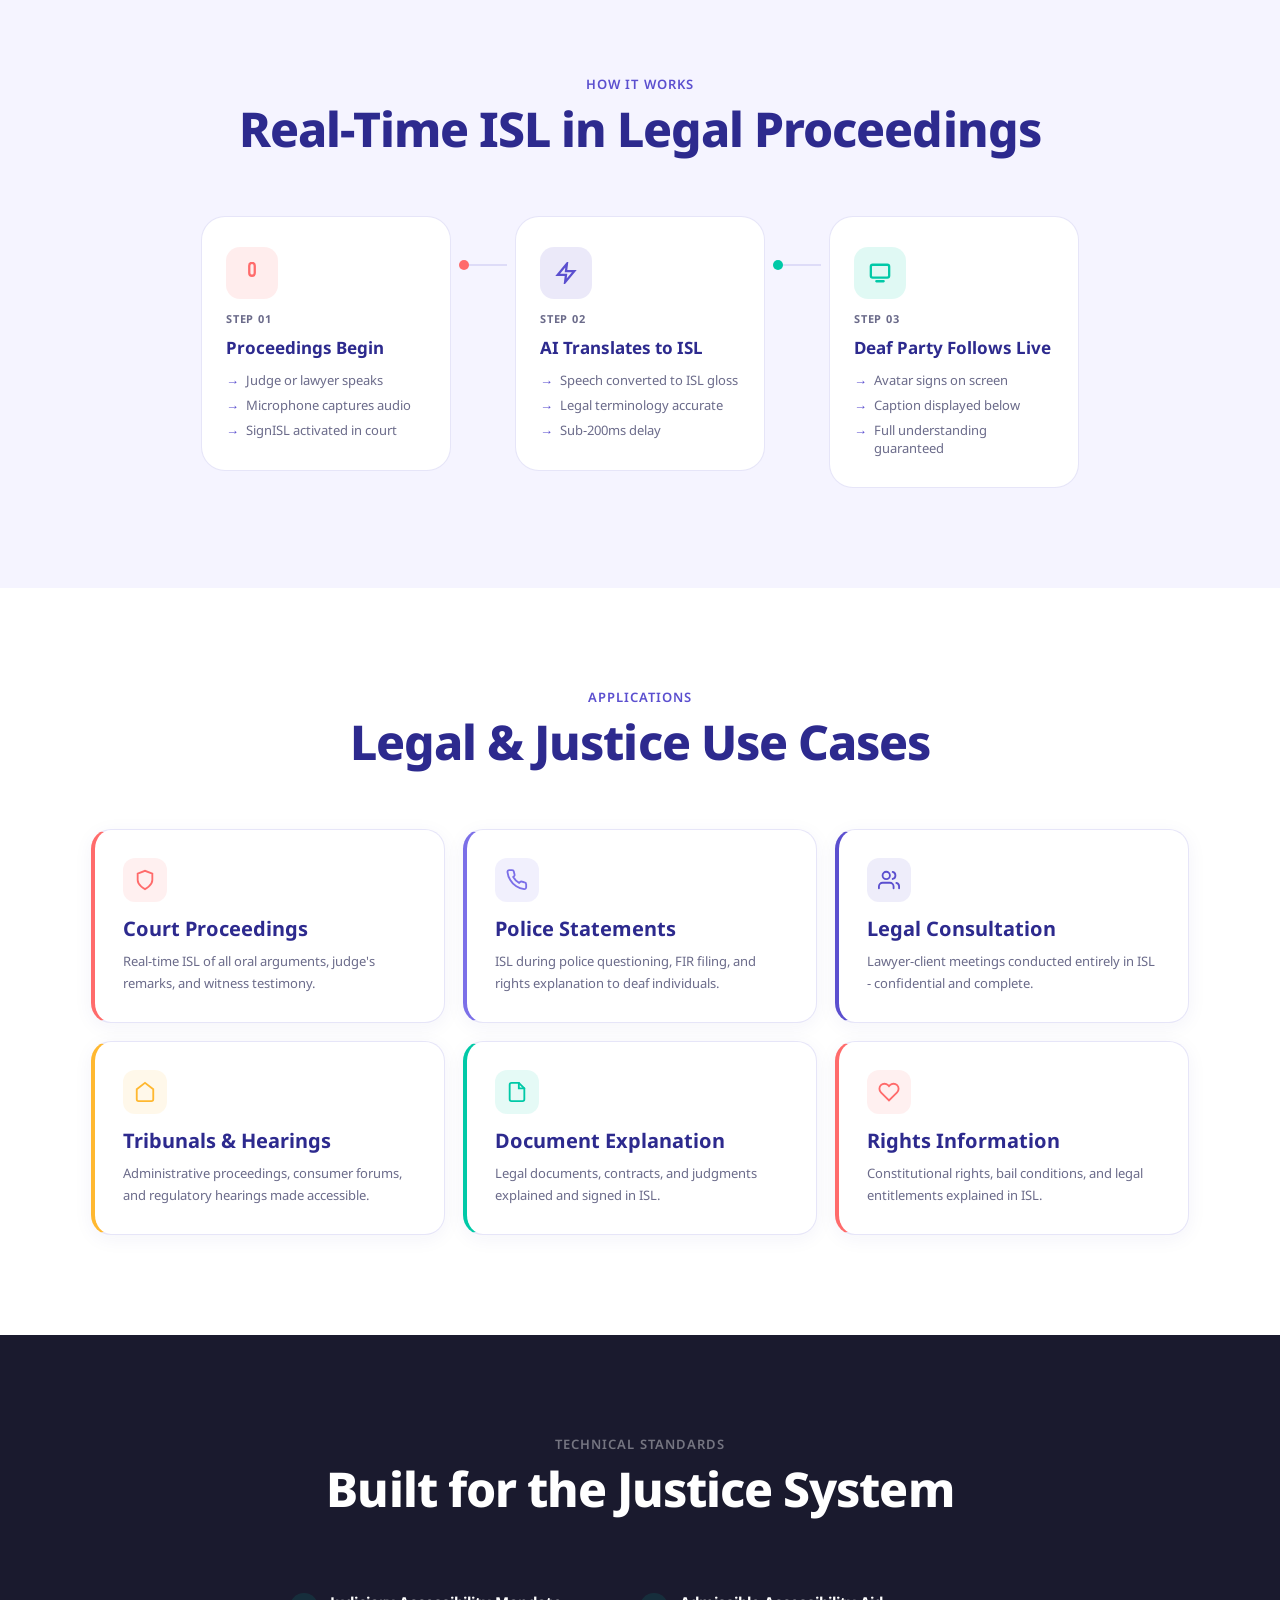
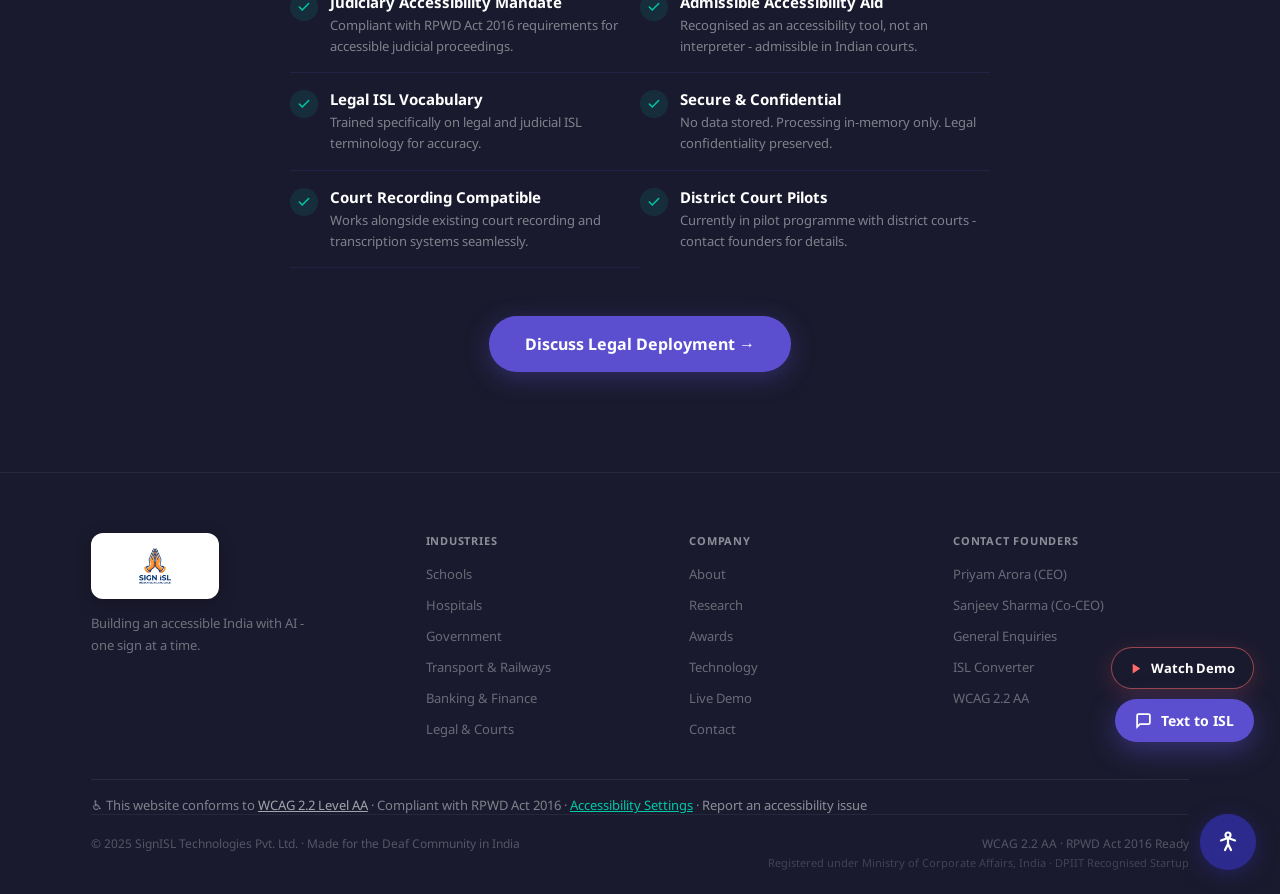
<file: legal.html>
<!DOCTYPE html>
<html lang="en">
<head>
<meta charset="UTF-8"><meta name="viewport" content="width=device-width,initial-scale=1">
<title>Legal & Courts - SignISL</title>
<link rel="preconnect" href="https://fonts.googleapis.com">
<link href="https://fonts.googleapis.com/css2?family=Noto+Sans:wght@400;500;600;700;800&display=swap" rel="stylesheet">
<link rel="stylesheet" href="shared.css">
</head>
<body>
<div id="nav-root"></div>
<main>

<section class="page-hero">
  <div class="page-hero-orb" style="width:480px;height:480px;bottom:-100px;right:-80px;background:radial-gradient(circle,rgba(255,107,107,.16),transparent 70%);"></div>
  <div class="wrap" style="text-align:center;position:relative;z-index:1;padding:64px clamp(20px,4vw,60px);">
    <span class="badge badge-c" style="margin-bottom:16px;">Legal &amp; Courts</span>
    <h1 class="h1" style="color:#fff;margin-bottom:14px;font-size:clamp(32px,5vw,52px);">ISL Accessibility for Legal Proceedings &amp; Courts</h1>
    <p class="sub" style="color:rgba(255,255,255,.6);max-width:580px;margin:0 auto 32px;line-height:1.8;">Ensuring deaf individuals have full, equal access to justice - in courtrooms, police stations, and legal consultations across India.</p>
    <button onclick="openFounderModal()" class="btn btn-v" style="height:52px;font-size:15px;">Request a Legal Demo →</button>
  </div>
</section>

<!-- Illustration + Problem -->
<section class="section section-white" style="padding:100px 0;">
  <div class="wrap">
    <div class="grid-2" style="gap:48px;align-items:center;">
      <!-- SVG: Courtroom scene -->
      <div>
        <svg viewBox="0 0 500 360" xmlns="http://www.w3.org/2000/svg" style="width:100%;border-radius:20px;display:block;box-shadow:0 16px 48px rgba(45,42,142,.1);">
          <defs>
            <linearGradient id="courtBg" x1="0" y1="0" x2="0" y2="1"><stop offset="0%" stop-color="#F2EDE8"/><stop offset="100%" stop-color="#E8E0D8"/></linearGradient>
            <linearGradient id="woodPanel" x1="0" y1="0" x2="0" y2="1"><stop offset="0%" stop-color="#8B6830"/><stop offset="100%" stop-color="#6B4E20"/></linearGradient>
          </defs>
          <!-- Background -->
          <rect width="500" height="360" fill="url(#courtBg)"/>
          <!-- Back wall panels (wood panelling) -->
          <rect x="0" y="0" width="500" height="200" fill="#EAE0D4"/>
          <rect x="0" y="180" width="500" height="5" fill="#8B6830" opacity=".35"/>
          <!-- Vertical wood panels -->
          <rect x="0" y="0" width="8" height="180" fill="#C8B890" opacity=".4"/>
          <rect x="60" y="0" width="4" height="180" fill="#C8B890" opacity=".3"/>
          <rect x="140" y="0" width="4" height="180" fill="#C8B890" opacity=".3"/>
          <rect x="240" y="0" width="4" height="180" fill="#C8B890" opacity=".3"/>
          <rect x="340" y="0" width="4" height="180" fill="#C8B890" opacity=".3"/>
          <rect x="440" y="0" width="4" height="180" fill="#C8B890" opacity=".3"/>
          <!-- Indian flag on wall -->
          <rect x="440" y="15" width="3" height="60" fill="#3A3A5A"/>
          <rect x="443" y="15" width="22" height="8" fill="#FF6B00"/>
          <rect x="443" y="23" width="22" height="8" fill="#fff"/>
          <rect x="443" y="31" width="22" height="8" fill="#1A7A1A"/>
          <!-- Judge's bench (elevated) -->
          <rect x="150" y="90" width="200" height="100" rx="6" fill="url(#woodPanel)"/>
          <rect x="150" y="88" width="200" height="12" rx="3" fill="#9A7840"/>
          <!-- Judge figure -->
          <circle cx="250" cy="68" r="16" fill="#C8A880"/>
          <path d="M235,68 Q235,50 250,47 Q265,50 265,68 Z" fill="#1A1A2E"/>
          <rect x="232" y="85" width="36" height="45" rx="7" fill="#1A1A2E"/>
          <!-- Scales of justice on bench -->
          <line x1="250" y1="92" x2="250" y2="110" stroke="#B8971F" stroke-width="1.5"/>
          <line x1="232" y1="105" x2="268" y2="105" stroke="#B8971F" stroke-width="1.5"/>
          <line x1="232" y1="105" x2="229" y2="115" stroke="#B8971F" stroke-width="1.2"/>
          <line x1="268" y1="105" x2="271" y2="115" stroke="#B8971F" stroke-width="1.2"/>
          <ellipse cx="229" cy="116" rx="8" ry="4" fill="rgba(184,151,31,.25)" stroke="#B8971F" stroke-width="1"/>
          <ellipse cx="271" cy="116" rx="8" ry="4" fill="rgba(184,151,31,.25)" stroke="#B8971F" stroke-width="1"/>
          <!-- ISL Screen beside witness box -->
          <rect x="350" y="100" width="90" height="120" rx="6" fill="#0A0E1A" stroke="#2A3A5A" stroke-width="2"/>
          <rect x="352" y="102" width="86" height="116" rx="5" fill="#0C1220"/>
          <!-- Avatar on court screen -->
          <circle cx="395" cy="145" r="18" fill="#7B6FE8" opacity=".9"/>
          <rect x="382" y="164" width="26" height="34" rx="8" fill="#5B4FCF" opacity=".88"/>
          <line x1="382" y1="174" x2="368" y2="158" stroke="#9B8FF8" stroke-width="3" stroke-linecap="round"/>
          <line x1="408" y1="174" x2="422" y2="158" stroke="#9B8FF8" stroke-width="3" stroke-linecap="round"/>
          <text x="395" y="208" text-anchor="middle" fill="#00C9A7" font-size="7" font-family="sans-serif">ISL Active</text>
          <!-- Lawyer at bar (left) -->
          <circle cx="80" cy="180" r="14" fill="#B88858"/>
          <path d="M67,180 Q67,163 80,160 Q93,163 93,180 Z" fill="#0A0808"/>
          <rect x="67" y="195" width="26" height="50" rx="7" fill="#1A1A2E"/>
          <!-- Lawyer (right) -->
          <circle cx="420" cy="180" r="14" fill="#C8A880"/>
          <path d="M407,180 Q407,163 420,160 Q433,163 433,180 Z" fill="#2A1A0A"/>
          <rect x="407" y="195" width="26" height="50" rx="7" fill="#3A3A5A"/>
          <!-- Deaf person in witness box -->
          <rect x="45" y="135" width="65" height="90" rx="6" fill="#D8C8A8" opacity=".7" stroke="#B8A888" stroke-width="1.5"/>
          <circle cx="77" cy="155" r="13" fill="#C09060"/>
          <path d="M65,155 Q65,139 77,136 Q89,139 89,155 Z" fill="#2A1A08"/>
          <!-- Hearing aid -->
          <circle cx="88" cy="149" r="3.5" fill="#FFB830" opacity=".85"/>
          <rect x="65" y="169" width="24" height="40" rx="6" fill="#4A6A9A" opacity=".8"/>
          <!-- ISL signing gesture -->
          <ellipse cx="55" cy="178" rx="9" ry="7" fill="#C09060" transform="rotate(-25,55,178)"/>
          <!-- Public gallery (back rows) -->
          <rect x="0" y="270" width="500" height="90" fill="#D8D0C4"/>
          <rect x="0" y="268" width="500" height="5" fill="#8B6830" opacity=".4"/>
          <!-- Seated audience figures -->
          <g transform="translate(40,285)"><circle cx="0" cy="0" r="8" fill="#B8A888"/><rect x="-7" y="9" width="14" height="22" rx="4" fill="#8A8080"/></g>
          <g transform="translate(90,285)"><circle cx="0" cy="0" r="8" fill="#C8B898"/><rect x="-7" y="9" width="14" height="22" rx="4" fill="#6A8080"/></g>
          <g transform="translate(140,285)"><circle cx="0" cy="0" r="8" fill="#A09080"/><rect x="-7" y="9" width="14" height="22" rx="4" fill="#484858"/></g>
          <g transform="translate(200,285)"><circle cx="0" cy="0" r="8" fill="#C09070"/><rect x="-7" y="9" width="14" height="22" rx="4" fill="#3A5080"/></g>
          <g transform="translate(260,285)"><circle cx="0" cy="0" r="8" fill="#B8A080"/><rect x="-7" y="9" width="14" height="22" rx="4" fill="#506060"/></g>
          <!-- Floor -->
          <rect x="0" y="220" width="500" height="50" fill="#C8B898" opacity=".6"/>
          <!-- Warm subtle overlay -->
          <rect width="500" height="360" fill="rgba(255,240,200,.02)"/>
        </svg>
      </div>
      <div>
        <span class="eyebrow">Equal Access to Justice</span>
        <h2 class="h2" style="margin-bottom:16px;">Every Deaf Individual Deserves to Understand Every Word</h2>
        <p style="font-family:var(--fb);font-size:16px;color:var(--mu);line-height:1.8;margin-bottom:16px;">In courtrooms, police stations, and legal consultations across India, deaf individuals are routinely denied equal access to proceedings because no ISL interpreter is available. This is a fundamental denial of justice.</p>
        <p style="font-family:var(--fb);font-size:16px;color:var(--mu);line-height:1.8;margin-bottom:24px;">SignISL places an ISL avatar screen beside the witness box, at the police counter, or on a lawyer's tablet - so every spoken word is simultaneously signed in ISL, in real time, without any human interpreter needed.</p>
        <div style="background:#FFF5F5;border:1px solid rgba(255,107,107,.2);border-radius:14px;padding:18px 20px;">
          <div style="font-family:var(--fn);font-size:14px;font-weight:700;color:#C83030;margin-bottom:6px;">Judiciary Accessibility Mandate</div>
          <p style="font-family:var(--fb);font-size:13px;color:var(--mu);line-height:1.7;margin:0;">The RPWD Act 2016 requires all public authorities to provide ISL interpretation for deaf persons in official proceedings. SignISL provides a scalable, always-available solution.</p>
        </div>
      </div>
    </div>
  </div>
</section>

<!-- How it Works -->
<section class="section section-bg" style="padding:100px 0;">
  <div class="wrap">
    <div class="section-head">
      <span class="eyebrow">How It Works</span>
      <h2 class="h2" style="margin-bottom:40px;">Real-Time ISL in Legal Proceedings</h2>
    </div>
    <div class="how-row">
      <div class="how-step">
        <div class="ic" style="background:rgba(255,107,107,.12);margin-bottom:12px;"><svg width="22" height="22" viewBox="0 0 24 24" fill="none" stroke="#FF6B6B" stroke-width="2.5" stroke-linecap="round"><path d="M12 1a3 3 0 0 0-3 3v8a3 3 0 0 0 6 0V4a3 3 0 0 0-3-3z"/></svg></div>
        <div class="sn">STEP 01</div>
        <h3>Proceedings Begin</h3>
        <ul><li>Judge or lawyer speaks</li><li>Microphone captures audio</li><li>SignISL activated in court</li></ul>
      </div>
      <div class="conn"><div class="conn-line"><div class="conn-dot" style="background:#FF6B6B;"></div></div></div>
      <div class="how-step">
        <div class="ic" style="background:rgba(91,79,207,.12);margin-bottom:12px;"><svg width="22" height="22" viewBox="0 0 24 24" fill="none" stroke="#5B4FCF" stroke-width="2.5" stroke-linecap="round"><path d="M13 2L3 14h9l-1 8 10-12h-9l1-8z"/></svg></div>
        <div class="sn">STEP 02</div>
        <h3>AI Translates to ISL</h3>
        <ul><li>Speech converted to ISL gloss</li><li>Legal terminology accurate</li><li>Sub-200ms delay</li></ul>
      </div>
      <div class="conn"><div class="conn-line"><div class="conn-dot" style="background:#00C9A7;"></div></div></div>
      <div class="how-step">
        <div class="ic" style="background:rgba(0,201,167,.12);margin-bottom:12px;"><svg width="22" height="22" viewBox="0 0 24 24" fill="none" stroke="#00C9A7" stroke-width="2.5" stroke-linecap="round"><rect x="2" y="3" width="20" height="14" rx="2"/><line x1="8" y1="21" x2="16" y2="21"/></svg></div>
        <div class="sn">STEP 03</div>
        <h3>Deaf Party Follows Live</h3>
        <ul><li>Avatar signs on screen</li><li>Caption displayed below</li><li>Full understanding guaranteed</li></ul>
      </div>
    </div>
  </div>
</section>

<!-- Use Cases -->
<section class="section section-white" style="padding:100px 0;">
  <div class="wrap">
    <div class="section-head">
      <span class="eyebrow">Applications</span>
      <h2 class="h2" style="margin-bottom:40px;">Legal &amp; Justice Use Cases</h2>
    </div>
    <div class="grid-3" style="gap:18px;">
      <div class="card" style="padding:28px;border-left:4px solid #FF6B6B;"><div style="width:44px;height:44px;border-radius:12px;background:rgba(255,107,107,.1);display:flex;align-items:center;justify-content:center;margin-bottom:14px;"><svg width="22" height="22" viewBox="0 0 24 24" fill="none" stroke="#FF6B6B" stroke-width="2" stroke-linecap="round"><path d="M12 22s8-4 8-10V5l-8-3-8 3v7c0 6 8 10 8 10z"/></svg></div><h3 class="h3" style="margin-bottom:8px;">Court Proceedings</h3><p style="font-family:var(--fb);font-size:13px;color:var(--mu);line-height:1.7;">Real-time ISL of all oral arguments, judge's remarks, and witness testimony.</p></div>
      <div class="card" style="padding:28px;border-left:4px solid #7B6FE8;"><div style="width:44px;height:44px;border-radius:12px;background:rgba(123,111,232,.1);display:flex;align-items:center;justify-content:center;margin-bottom:14px;"><svg width="22" height="22" viewBox="0 0 24 24" fill="none" stroke="#7B6FE8" stroke-width="2" stroke-linecap="round"><path d="M22 16.92v3a2 2 0 0 1-2.18 2 19.79 19.79 0 0 1-8.63-3.07A19.5 19.5 0 0 1 4.69 12 19.79 19.79 0 0 1 1.61 3.41 2 2 0 0 1 3.6 1.21h3a2 2 0 0 1 2 1.72c.127.96.361 1.903.7 2.81a2 2 0 0 1-.45 2.11L7.91 8.68a16 16 0 0 0 6.41 6.41l.98-.84a2 2 0 0 1 2.11-.45c.907.339 1.85.573 2.81.7a2 2 0 0 1 1.72 2.02z"/></svg></div><h3 class="h3" style="margin-bottom:8px;">Police Statements</h3><p style="font-family:var(--fb);font-size:13px;color:var(--mu);line-height:1.7;">ISL during police questioning, FIR filing, and rights explanation to deaf individuals.</p></div>
      <div class="card" style="padding:28px;border-left:4px solid #5B4FCF;"><div style="width:44px;height:44px;border-radius:12px;background:rgba(91,79,207,.1);display:flex;align-items:center;justify-content:center;margin-bottom:14px;"><svg width="22" height="22" viewBox="0 0 24 24" fill="none" stroke="#5B4FCF" stroke-width="2" stroke-linecap="round"><path d="M17 21v-2a4 4 0 0 0-4-4H5a4 4 0 0 0-4 4v2"/><circle cx="9" cy="7" r="4"/><path d="M23 21v-2a4 4 0 0 0-3-3.87M16 3.13a4 4 0 0 1 0 7.75"/></svg></div><h3 class="h3" style="margin-bottom:8px;">Legal Consultation</h3><p style="font-family:var(--fb);font-size:13px;color:var(--mu);line-height:1.7;">Lawyer-client meetings conducted entirely in ISL - confidential and complete.</p></div>
      <div class="card" style="padding:28px;border-left:4px solid #FFB830;"><div style="width:44px;height:44px;border-radius:12px;background:rgba(255,184,48,.1);display:flex;align-items:center;justify-content:center;margin-bottom:14px;"><svg width="22" height="22" viewBox="0 0 24 24" fill="none" stroke="#FFB830" stroke-width="2" stroke-linecap="round"><path d="M3 9l9-7 9 7v11a2 2 0 0 1-2 2H5a2 2 0 0 1-2-2z"/></svg></div><h3 class="h3" style="margin-bottom:8px;">Tribunals &amp; Hearings</h3><p style="font-family:var(--fb);font-size:13px;color:var(--mu);line-height:1.7;">Administrative proceedings, consumer forums, and regulatory hearings made accessible.</p></div>
      <div class="card" style="padding:28px;border-left:4px solid #00C9A7;"><div style="width:44px;height:44px;border-radius:12px;background:rgba(0,201,167,.1);display:flex;align-items:center;justify-content:center;margin-bottom:14px;"><svg width="22" height="22" viewBox="0 0 24 24" fill="none" stroke="#00C9A7" stroke-width="2" stroke-linecap="round"><path d="M14 2H6a2 2 0 0 0-2 2v16a2 2 0 0 0 2 2h12a2 2 0 0 0 2-2V8z"/><polyline points="14 2 14 8 20 8"/></svg></div><h3 class="h3" style="margin-bottom:8px;">Document Explanation</h3><p style="font-family:var(--fb);font-size:13px;color:var(--mu);line-height:1.7;">Legal documents, contracts, and judgments explained and signed in ISL.</p></div>
      <div class="card" style="padding:28px;border-left:4px solid #FF6B6B;"><div style="width:44px;height:44px;border-radius:12px;background:rgba(255,107,107,.1);display:flex;align-items:center;justify-content:center;margin-bottom:14px;"><svg width="22" height="22" viewBox="0 0 24 24" fill="none" stroke="#FF6B6B" stroke-width="2" stroke-linecap="round"><path d="M20.84 4.61a5.5 5.5 0 0 0-7.78 0L12 5.67l-1.06-1.06a5.5 5.5 0 0 0-7.78 7.78l1.06 1.06L12 21.23l7.78-7.78 1.06-1.06a5.5 5.5 0 0 0 0-7.78z"/></svg></div><h3 class="h3" style="margin-bottom:8px;">Rights Information</h3><p style="font-family:var(--fb);font-size:13px;color:var(--mu);line-height:1.7;">Constitutional rights, bail conditions, and legal entitlements explained in ISL.</p></div>
    </div>
  </div>
</section>

<!-- Features -->
<section class="section section-dark" style="padding:100px 0;">
  <div class="wrap">
    <div class="section-head">
      <span class="eyebrow" style="color:rgba(255,255,255,.4);">Technical Standards</span>
      <h2 class="h2 white" style="margin-bottom:40px;">Built for the Justice System</h2>
    </div>
    <div class="grid-2" style="gap:0;max-width:700px;margin:0 auto;">
      <div class="feat-item"><div class="feat-check"><svg width="14" height="14" viewBox="0 0 24 24" fill="none" stroke="#00C9A7" stroke-width="2.5" stroke-linecap="round"><polyline points="20 6 9 17 4 12"/></svg></div><div><h4 style="color:#fff;">Judiciary Accessibility Mandate</h4><p style="color:rgba(255,255,255,.45);">Compliant with RPWD Act 2016 requirements for accessible judicial proceedings.</p></div></div>
      <div class="feat-item"><div class="feat-check"><svg width="14" height="14" viewBox="0 0 24 24" fill="none" stroke="#00C9A7" stroke-width="2.5" stroke-linecap="round"><polyline points="20 6 9 17 4 12"/></svg></div><div><h4 style="color:#fff;">Admissible Accessibility Aid</h4><p style="color:rgba(255,255,255,.45);">Recognised as an accessibility tool, not an interpreter - admissible in Indian courts.</p></div></div>
      <div class="feat-item"><div class="feat-check"><svg width="14" height="14" viewBox="0 0 24 24" fill="none" stroke="#00C9A7" stroke-width="2.5" stroke-linecap="round"><polyline points="20 6 9 17 4 12"/></svg></div><div><h4 style="color:#fff;">Legal ISL Vocabulary</h4><p style="color:rgba(255,255,255,.45);">Trained specifically on legal and judicial ISL terminology for accuracy.</p></div></div>
      <div class="feat-item"><div class="feat-check"><svg width="14" height="14" viewBox="0 0 24 24" fill="none" stroke="#00C9A7" stroke-width="2.5" stroke-linecap="round"><polyline points="20 6 9 17 4 12"/></svg></div><div><h4 style="color:#fff;">Secure &amp; Confidential</h4><p style="color:rgba(255,255,255,.45);">No data stored. Processing in-memory only. Legal confidentiality preserved.</p></div></div>
      <div class="feat-item"><div class="feat-check"><svg width="14" height="14" viewBox="0 0 24 24" fill="none" stroke="#00C9A7" stroke-width="2.5" stroke-linecap="round"><polyline points="20 6 9 17 4 12"/></svg></div><div><h4 style="color:#fff;">Court Recording Compatible</h4><p style="color:rgba(255,255,255,.45);">Works alongside existing court recording and transcription systems seamlessly.</p></div></div>
      <div class="feat-item"><div class="feat-check"><svg width="14" height="14" viewBox="0 0 24 24" fill="none" stroke="#00C9A7" stroke-width="2.5" stroke-linecap="round"><polyline points="20 6 9 17 4 12"/></svg></div><div><h4 style="color:#fff;">District Court Pilots</h4><p style="color:rgba(255,255,255,.45);">Currently in pilot programme with district courts - contact founders for details.</p></div></div>
    </div>
    <div style="text-align:center;margin-top:48px;">
      <button onclick="openFounderModal()" class="btn btn-v" style="height:56px;padding:0 36px;font-size:16px;">Discuss Legal Deployment →</button>
    </div>
  </div>
</section>

</main>
<div id="footer-root"></div>
<button id="stu" onclick="scrollTop()">↑</button>
<script src="shared.js"></script>
</body>
</html>
</file>
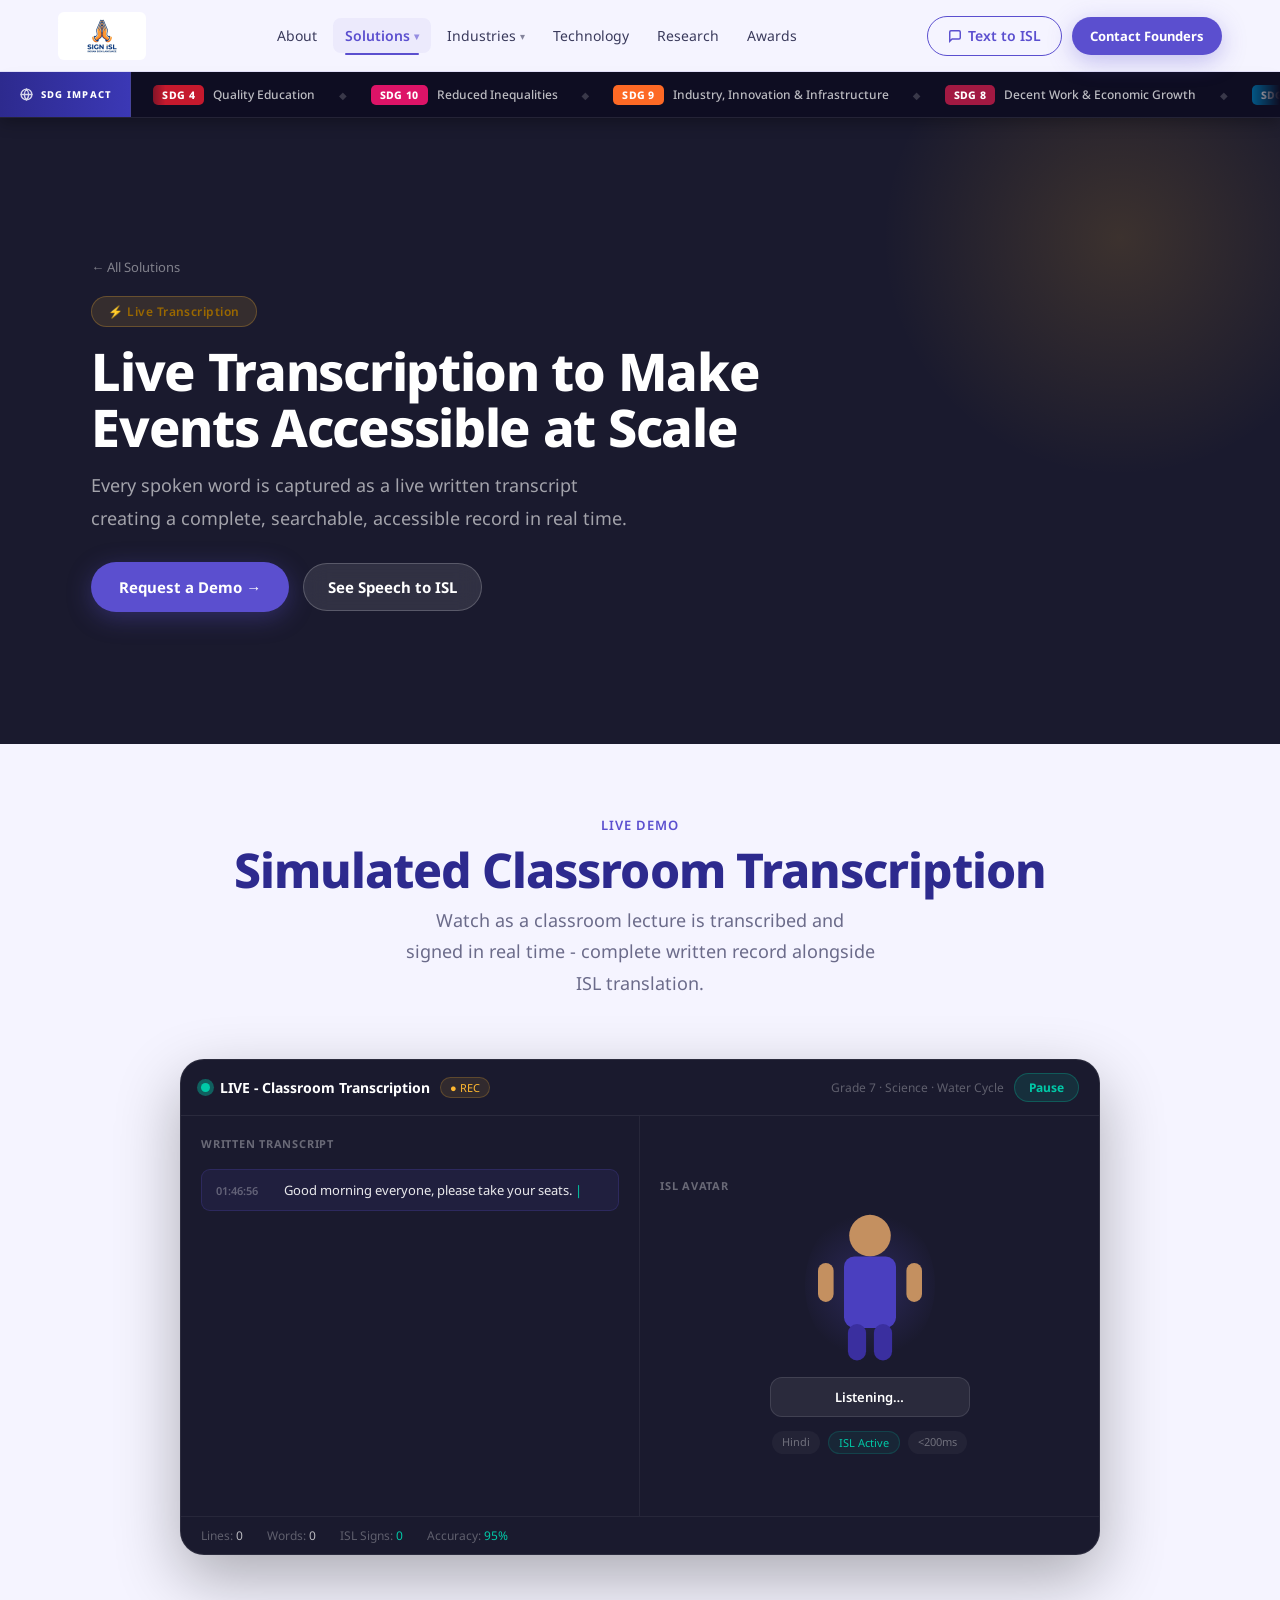
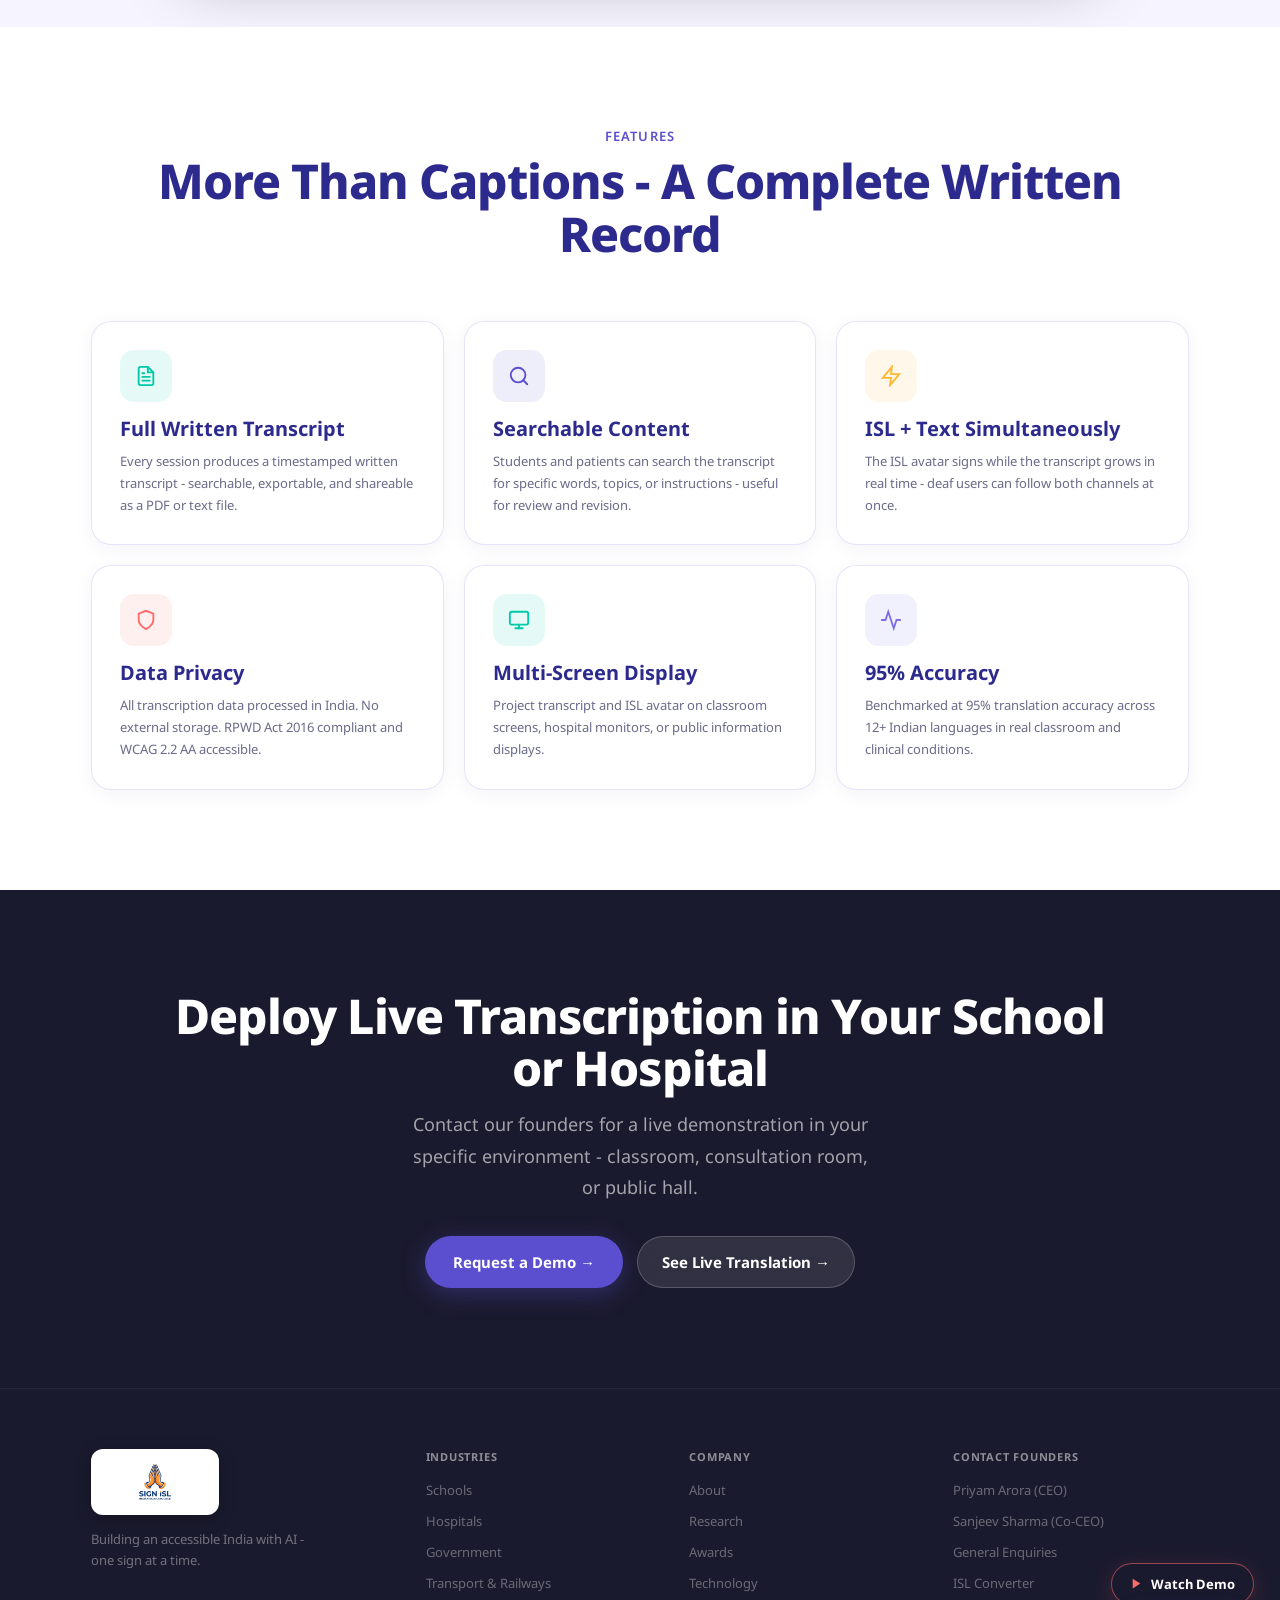
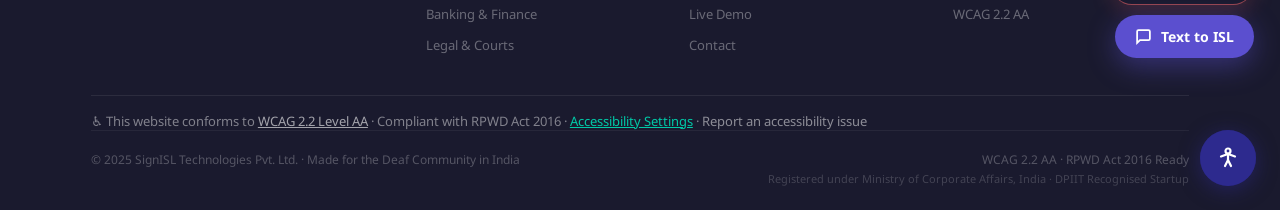
<file: live-transcription.html>
<!DOCTYPE html>
<html lang="en">
<head>
<meta charset="UTF-8"><meta name="viewport" content="width=device-width,initial-scale=1">
<title>Live Transcription - SignISL</title>
<link rel="preconnect" href="https://fonts.googleapis.com">
<link href="https://fonts.googleapis.com/css2?family=Noto+Sans:wght@400;500;600;700;800&display=swap" rel="stylesheet">
<link rel="stylesheet" href="shared.css">
<style>
  .transcript-line{padding:11px 14px;border-radius:9px;animation:fadein .35s ease;display:flex;align-items:flex-start;gap:12px;}
  .t-time{font-family:var(--fn);font-size:11px;font-weight:600;color:rgba(255,255,255,.3);flex-shrink:0;width:56px;margin-top:2px;}
  .t-text{font-family:var(--fb);font-size:13px;color:rgba(255,255,255,.82);line-height:1.5;flex:1;}
  .t-isl{font-family:var(--fn);font-size:10px;font-weight:700;color:#00C9A7;flex-shrink:0;margin-top:3px;padding:2px 7px;background:rgba(0,201,167,.12);border-radius:999px;border:1px solid rgba(0,201,167,.2);}
  .cursor-blink{animation:cursorBlink 1s step-end infinite;color:#00C9A7;font-weight:400;}
  @keyframes cursorBlink{0%,100%{opacity:1}50%{opacity:0}}
</style>
</head>
<body>
<div id="nav-root"></div>
<main>

<section class="page-hero">
  <div class="page-hero-orb" style="width:480px;height:480px;top:-120px;right:-80px;background:radial-gradient(circle,rgba(255,184,48,.15),transparent 70%);"></div>
  <div class="wrap" style="position:relative;z-index:1;padding:60px clamp(20px,4vw,60px);">
    <a href="solutions.html" style="font-family:var(--fb);font-size:13px;color:rgba(255,255,255,.45);text-decoration:none;margin-bottom:20px;display:block;">← All Solutions</a>
    <span class="badge badge-a" style="margin-bottom:16px;display:block;width:fit-content;">⚡ Live Transcription</span>
    <h1 class="h1" style="color:#fff;margin-bottom:14px;max-width:680px;font-size:clamp(32px,5vw,52px);">Live Transcription to Make Events Accessible at Scale</h1>
    <p class="sub" style="color:rgba(255,255,255,.6);max-width:560px;margin-bottom:28px;line-height:1.8;">Every spoken word is captured as a live written transcript creating a complete, searchable, accessible record in real time.</p>
    <div class="flex-row" style="gap:14px;">
      <button onclick="openFounderModal()" class="btn btn-v">Request a Demo →</button>
      <a href="speech-isl.html" class="btn btn-dark">See Speech to ISL</a>
    </div>
  </div>
</section>

<!-- Live Demo -->
<section class="section section-bg" style="padding:72px 0;">
  <div class="wrap">
    <div class="section-head">
      <span class="eyebrow">Live Demo</span>
      <h2 class="h2" style="margin-bottom:8px;">Simulated Classroom Transcription</h2>
      <p class="sub" style="max-width:500px;margin:0 auto;">Watch as a classroom lecture is transcribed and signed in real time - complete written record alongside ISL translation.</p>
    </div>
    <div style="max-width:920px;margin:0 auto;">
      <div style="background:var(--dark);border-radius:24px;overflow:hidden;border:1px solid rgba(255,255,255,.08);box-shadow:0 24px 64px rgba(0,0,0,.3);">
        <!-- Top bar -->
        <div style="padding:13px 20px;border-bottom:1px solid rgba(255,255,255,.07);display:flex;align-items:center;justify-content:space-between;flex-wrap:wrap;gap:10px;">
          <div style="display:flex;align-items:center;gap:10px;">
            <div style="width:9px;height:9px;border-radius:50%;background:#00C9A7;position:relative;"><div style="position:absolute;inset:-4px;border-radius:50%;background:#00C9A7;animation:pulse 1.6s ease-out infinite;opacity:.4;"></div></div>
            <span style="font-family:var(--fn);font-size:14px;font-weight:700;color:#fff;">LIVE - Classroom Transcription</span>
            <span style="font-family:var(--fb);font-size:11px;color:#FFB830;background:rgba(255,184,48,.1);border:1px solid rgba(255,184,48,.22);border-radius:999px;padding:2px 9px;">● REC</span>
          </div>
          <div style="display:flex;gap:10px;align-items:center;">
            <span style="font-family:var(--fb);font-size:12px;color:rgba(255,255,255,.3);">Grade 7 · Science · Water Cycle</span>
            <button id="demo-toggle" onclick="toggleDemo()" style="background:rgba(0,201,167,.12);border:1px solid rgba(0,201,167,.28);color:#00C9A7;border-radius:999px;padding:5px 14px;font-family:var(--fn);font-size:12px;font-weight:700;cursor:pointer;transition:all .2s;">Pause</button>
          </div>
        </div>
        <!-- Two-panel content -->
        <div style="display:grid;grid-template-columns:1fr 1fr;min-height:400px;">
          <!-- Written transcript panel -->
          <div style="padding:20px;border-right:1px solid rgba(255,255,255,.06);display:flex;flex-direction:column;gap:6px;">
            <div style="font-family:var(--fn);font-size:11px;font-weight:700;color:rgba(255,255,255,.35);text-transform:uppercase;letter-spacing:.07em;margin-bottom:6px;">Written Transcript</div>
            <div id="transcript-panel" style="display:flex;flex-direction:column;gap:5px;max-height:300px;overflow-y:auto;"></div>
            <!-- Currently typing line -->
            <div style="padding:11px 14px;border-radius:9px;background:rgba(91,79,207,.1);border:1px solid rgba(91,79,207,.22);display:flex;gap:12px;align-items:flex-start;min-height:40px;">
              <div id="current-time" style="font-family:var(--fn);font-size:11px;font-weight:600;color:rgba(255,255,255,.3);flex-shrink:0;width:56px;margin-top:2px;"></div>
              <div id="current-text" style="font-family:var(--fb);font-size:13px;color:rgba(255,255,255,.9);flex:1;"><span class="cursor-blink">|</span></div>
            </div>
          </div>
          <!-- ISL Avatar panel -->
          <div style="padding:20px;display:flex;flex-direction:column;align-items:center;justify-content:center;gap:14px;">
            <div style="font-family:var(--fn);font-size:11px;font-weight:700;color:rgba(255,255,255,.35);text-transform:uppercase;letter-spacing:.07em;align-self:flex-start;">ISL Avatar</div>
            <div style="position:relative;">
              <div style="position:absolute;inset:0;border-radius:50%;background:radial-gradient(circle,rgba(91,79,207,.28),transparent 70%);"></div>
              <svg viewBox="0 0 100 120" style="width:130px;position:relative;z-index:1;animation:breathe 2.5s ease-in-out infinite;">
                <circle cx="50" cy="22" r="16" fill="#C49060"/>
                <rect x="30" y="38" width="40" height="55" rx="8" fill="#4A3FBF"/>
                <rect x="10" y="43" width="12" height="30" rx="6" fill="#C49060"/>
                <rect x="78" y="43" width="12" height="30" rx="6" fill="#C49060"/>
                <rect x="33" y="90" width="14" height="28" rx="7" fill="#3A2F9F"/>
                <rect x="53" y="90" width="14" height="28" rx="7" fill="#3A2F9F"/>
              </svg>
            </div>
            <div id="isl-caption" style="padding:10px 16px;background:rgba(255,255,255,.07);border:1px solid rgba(255,255,255,.11);border-radius:12px;font-family:var(--fn);font-size:13px;font-weight:600;color:#fff;text-align:center;min-width:200px;min-height:40px;display:flex;align-items:center;justify-content:center;">Listening…</div>
            <div style="display:flex;gap:8px;flex-wrap:wrap;justify-content:center;">
              <span style="font-family:var(--fb);font-size:11px;color:rgba(255,255,255,.35);background:rgba(255,255,255,.04);padding:3px 10px;border-radius:999px;">Hindi</span>
              <span style="font-family:var(--fb);font-size:11px;color:#00C9A7;background:rgba(0,201,167,.07);padding:3px 10px;border-radius:999px;border:1px solid rgba(0,201,167,.18);">ISL Active</span>
              <span style="font-family:var(--fb);font-size:11px;color:rgba(255,255,255,.35);background:rgba(255,255,255,.04);padding:3px 10px;border-radius:999px;">&lt;200ms</span>
            </div>
          </div>
        </div>
        <!-- Stats bar -->
        <div style="padding:10px 20px;border-top:1px solid rgba(255,255,255,.06);display:flex;gap:24px;flex-wrap:wrap;">
          <span style="font-family:var(--fb);font-size:12px;color:rgba(255,255,255,.3);">Lines: <span id="line-count" style="color:rgba(255,255,255,.7);">0</span></span>
          <span style="font-family:var(--fb);font-size:12px;color:rgba(255,255,255,.3);">Words: <span id="word-count" style="color:rgba(255,255,255,.7);">0</span></span>
          <span style="font-family:var(--fb);font-size:12px;color:rgba(255,255,255,.3);">ISL Signs: <span id="sign-count" style="color:#00C9A7;">0</span></span>
          <span style="font-family:var(--fb);font-size:12px;color:rgba(255,255,255,.3);">Accuracy: <span style="color:#00C9A7;">95%</span></span>
        </div>
      </div>
    </div>
  </div>
</section>

<!-- Features -->
<section class="section section-white">
  <div class="wrap">
    <div class="section-head">
      <span class="eyebrow">Features</span>
      <h2 class="h2" style="margin-bottom:12px;">More Than Captions - A Complete Written Record</h2>
    </div>
    <div class="grid-3" style="gap:20px;">
      <div class="card" style="padding:28px;">
        <div class="ic" style="background:rgba(0,201,167,.1);margin-bottom:14px;"><svg width="22" height="22" viewBox="0 0 24 24" fill="none" stroke="#00C9A7" stroke-width="2" stroke-linecap="round"><path d="M14 2H6a2 2 0 0 0-2 2v16a2 2 0 0 0 2 2h12a2 2 0 0 0 2-2V8z"/><polyline points="14 2 14 8 20 8"/><line x1="16" y1="13" x2="8" y2="13"/><line x1="16" y1="17" x2="8" y2="17"/><polyline points="10 9 9 9 8 9"/></svg></div>
        <h3 class="h3" style="margin-bottom:8px;">Full Written Transcript</h3>
        <p style="font-family:var(--fb);font-size:13px;color:var(--mu);line-height:1.7;">Every session produces a timestamped written transcript - searchable, exportable, and shareable as a PDF or text file.</p>
      </div>
      <div class="card" style="padding:28px;">
        <div class="ic" style="background:rgba(91,79,207,.1);margin-bottom:14px;"><svg width="22" height="22" viewBox="0 0 24 24" fill="none" stroke="#5B4FCF" stroke-width="2" stroke-linecap="round"><circle cx="11" cy="11" r="8"/><line x1="21" y1="21" x2="16.65" y2="16.65"/></svg></div>
        <h3 class="h3" style="margin-bottom:8px;">Searchable Content</h3>
        <p style="font-family:var(--fb);font-size:13px;color:var(--mu);line-height:1.7;">Students and patients can search the transcript for specific words, topics, or instructions - useful for review and revision.</p>
      </div>
      <div class="card" style="padding:28px;">
        <div class="ic" style="background:rgba(255,184,48,.1);margin-bottom:14px;"><svg width="22" height="22" viewBox="0 0 24 24" fill="none" stroke="#FFB830" stroke-width="2" stroke-linecap="round"><path d="M13 2L3 14h9l-1 8 10-12h-9l1-8z"/></svg></div>
        <h3 class="h3" style="margin-bottom:8px;">ISL + Text Simultaneously</h3>
        <p style="font-family:var(--fb);font-size:13px;color:var(--mu);line-height:1.7;">The ISL avatar signs while the transcript grows in real time - deaf users can follow both channels at once.</p>
      </div>
      <div class="card" style="padding:28px;">
        <div class="ic" style="background:rgba(255,107,107,.1);margin-bottom:14px;"><svg width="22" height="22" viewBox="0 0 24 24" fill="none" stroke="#FF6B6B" stroke-width="2" stroke-linecap="round"><path d="M12 22s8-4 8-10V5l-8-3-8 3v7c0 6 8 10 8 10z"/></svg></div>
        <h3 class="h3" style="margin-bottom:8px;">Data Privacy</h3>
        <p style="font-family:var(--fb);font-size:13px;color:var(--mu);line-height:1.7;">All transcription data processed in India. No external storage. RPWD Act 2016 compliant and WCAG 2.2 AA accessible.</p>
      </div>
      <div class="card" style="padding:28px;">
        <div class="ic" style="background:rgba(0,201,167,.1);margin-bottom:14px;"><svg width="22" height="22" viewBox="0 0 24 24" fill="none" stroke="#00C9A7" stroke-width="2" stroke-linecap="round"><rect x="2" y="3" width="20" height="14" rx="2"/><line x1="8" y1="21" x2="16" y2="21"/><line x1="12" y1="17" x2="12" y2="21"/></svg></div>
        <h3 class="h3" style="margin-bottom:8px;">Multi-Screen Display</h3>
        <p style="font-family:var(--fb);font-size:13px;color:var(--mu);line-height:1.7;">Project transcript and ISL avatar on classroom screens, hospital monitors, or public information displays.</p>
      </div>
      <div class="card" style="padding:28px;">
        <div class="ic" style="background:rgba(123,111,232,.1);margin-bottom:14px;"><svg width="22" height="22" viewBox="0 0 24 24" fill="none" stroke="#7B6FE8" stroke-width="2" stroke-linecap="round"><polyline points="22 12 18 12 15 21 9 3 6 12 2 12"/></svg></div>
        <h3 class="h3" style="margin-bottom:8px;">95% Accuracy</h3>
        <p style="font-family:var(--fb);font-size:13px;color:var(--mu);line-height:1.7;">Benchmarked at 95% translation accuracy across 12+ Indian languages in real classroom and clinical conditions.</p>
      </div>
    </div>
  </div>
</section>

<!-- CTA -->
<section class="section section-dark" style="text-align:center;">
  <div class="wrap">
    <h2 class="h2 white" style="margin-bottom:14px;">Deploy Live Transcription in Your School or Hospital</h2>
    <p class="sub" style="color:rgba(255,255,255,.6);max-width:460px;margin:0 auto 32px;">Contact our founders for a live demonstration in your specific environment - classroom, consultation room, or public hall.</p>
    <div class="flex-row" style="justify-content:center;gap:14px;">
      <button onclick="openFounderModal()" class="btn btn-v" style="height:52px;">Request a Demo →</button>
      <a href="live-translation.html" class="btn btn-dark" style="height:52px;">See Live Translation →</a>
    </div>
  </div>
</section>

</main>
<div id="footer-root"></div>
<button id="stu" onclick="scrollTop()">↑</button>
<script src="shared.js"></script>
<script>
const phrases = [
  { text: "Good morning everyone, please take your seats.", isl: "सुप्रभात - Good Morning" },
  { text: "Today we will study the water cycle.", isl: "पानी का चक्र - Water Cycle" },
  { text: "The water cycle has four main stages.", isl: "चार चरण - Four Stages" },
  { text: "First: evaporation. Water turns into vapour.", isl: "वाष्पीकरण - Evaporation" },
  { text: "Second: condensation forms clouds in the sky.", isl: "संघनन - Condensation" },
  { text: "Third: precipitation brings rain or snow.", isl: "वर्षण - Precipitation" },
  { text: "Fourth: collection in rivers, lakes and oceans.", isl: "संग्रह - Collection" },
  { text: "Can anyone tell me where evaporation occurs?", isl: "वाष्पीकरण कहाँ? - Where?" },
  { text: "Very good! It occurs mainly in oceans and rivers.", isl: "बहुत अच्छा - Very Good!" },
  { text: "Now let us look at the diagram on the board.", isl: "आरेख देखें - Look Diagram" },
];

let lineCount = 0, wordCount = 0, signCount = 0;
let phraseIndex = 0, running = true;

function getTime() {
  const n = new Date();
  return `${String(n.getHours()).padStart(2,'0')}:${String(n.getMinutes()).padStart(2,'0')}:${String(n.getSeconds()).padStart(2,'0')}`;
}

function addLine(phrase) {
  const panel = document.getElementById('transcript-panel');
  const div = document.createElement('div');
  div.className = 'transcript-line';
  div.style.background = 'rgba(255,255,255,.03)';
  const wc = phrase.text.split(' ').length;
  div.innerHTML = `<div class="t-time">${getTime()}</div><div class="t-text">${phrase.text}</div><span class="t-isl">ISL ✓</span>`;
  panel.appendChild(div);
  panel.scrollTop = panel.scrollHeight;
  lineCount++;
  wordCount += wc;
  signCount += Math.round(wc * 1.4);
  document.getElementById('line-count').textContent = lineCount;
  document.getElementById('word-count').textContent = wordCount;
  document.getElementById('sign-count').textContent = signCount;
  document.getElementById('isl-caption').textContent = phrase.isl;
}

function nextPhrase() {
  if (!running) return;
  const phrase = phrases[phraseIndex % phrases.length];
  document.getElementById('current-time').textContent = getTime();
  document.getElementById('current-text').innerHTML = phrase.text + '<span class="cursor-blink"> |</span>';
  setTimeout(() => {
    if (!running) return;
    addLine(phrase);
    document.getElementById('current-text').innerHTML = '<span class="cursor-blink">|</span>';
    document.getElementById('current-time').textContent = '';
    phraseIndex++;
  }, 2400);
}

function toggleDemo() {
  running = !running;
  const btn = document.getElementById('demo-toggle');
  btn.textContent = running ? 'Pause' : 'Resume';
  btn.style.background = running ? 'rgba(0,201,167,.12)' : 'rgba(255,184,48,.12)';
  btn.style.color = running ? '#00C9A7' : '#FFB830';
  btn.style.borderColor = running ? 'rgba(0,201,167,.28)' : 'rgba(255,184,48,.28)';
}

document.addEventListener('DOMContentLoaded', () => {
  nextPhrase();
  setInterval(nextPhrase, 3600);
});
</script>
</body>
</html>
</file>
<file: shared.css>
@import url('https://fonts.googleapis.com/css2?family=Noto+Sans:wght@400;500;600;700;800&display=swap');

/* ─── RESET + BASE ─── */
*,*::before,*::after{box-sizing:border-box;margin:0;padding:0}
html{scroll-behavior:smooth}
body{font-family:'Noto Sans',system-ui,sans-serif;background:#F5F4FF;color:#3A3A5C;-webkit-font-smoothing:antialiased;opacity:0;animation:pageIn .45s cubic-bezier(.22,.61,.36,1) .04s forwards}
img,svg{display:block;max-width:100%}
a{text-decoration:none;color:inherit}
::selection{background:rgba(91,79,207,.2);color:var(--indigo)}

/* ─── TOKENS ─── */
:root{
  --indigo:#2D2A8E;--violet:#5B4FCF;--sp:#7B6FE8;--lav:#EAE8FF;
  --bg:#F5F4FF;--dark:#1A1A2E;--dark2:#252340;
  --coral:#FF6B6B;--amber:#FFB830;--teal:#00C9A7;--pink:#FF8FCF;
  --bt:#3A3A5C;--mu:#6B6B8A;--cb:rgba(91,79,207,0.15);
  --fn:'Noto Sans',sans-serif; /* @kind font */ --fb:'Noto Sans',sans-serif; /* @kind font */
  --nav-h:72px;
}

/* ─── ANIMATIONS ─── */
@keyframes pageIn    {from{opacity:0;transform:translateY(8px)}to{opacity:1;transform:translateY(0)}}
@keyframes float     {0%,100%{transform:translateY(0)}50%{transform:translateY(-8px)}}
@keyframes pulse     {0%{transform:scale(1);opacity:.45}100%{transform:scale(1.35);opacity:0}}
@keyframes breathe   {0%,100%{transform:scale(1)}50%{transform:scale(1.022)}}
@keyframes bounce    {0%,100%{transform:translateY(0)}50%{transform:translateY(-6px)}}
@keyframes travel    {0%{top:4px;opacity:1}85%{top:calc(100% - 4px);opacity:1}100%{top:calc(100% - 4px);opacity:0}}
@keyframes drift     {0%,100%{transform:translate(0,0)}50%{transform:translate(18px,-14px)}}
@keyframes fadein    {from{opacity:0;transform:translateY(16px)}to{opacity:1;transform:translateY(0)}}
@keyframes connSlide {0%{left:0;opacity:0}20%{opacity:1}80%{opacity:1}100%{left:100%;opacity:0}}
@keyframes marquee   {0%{transform:translateX(0)}100%{transform:translateX(-50%)}}

/* ─── NAVBAR ─── */
#nav-root nav{
  position:fixed;top:0;left:0;right:0;z-index:200;height:var(--nav-h);
  background:rgba(245,244,255,.92);backdrop-filter:blur(20px);
  border-bottom:1px solid rgba(91,79,207,.12);
}
.nav-inner{max-width:1240px;width:100%;margin:0 auto;height:100%;display:flex;align-items:center;gap:24px;padding:0 clamp(16px,3vw,48px)}
.nav-logo{display:flex;align-items:center;gap:10px;flex-shrink:0}
.nav-logo span{font-family:var(--fn);font-size:20px;font-weight:800;color:var(--indigo)}
.nav-links{display:flex;align-items:center;gap:4px;flex:1;justify-content:center}
.nav-link{position:relative;font-family:var(--fb);font-size:14px;color:var(--bt);padding:8px 12px;border-radius:8px;transition:all .2s;cursor:pointer;display:flex;align-items:center;gap:4px;white-space:nowrap}
.nav-link:hover,.nav-link.active{color:var(--violet);background:rgba(91,79,207,.06)}
.nav-link.active{font-weight:600}
.nav-link.active::after{content:'';position:absolute;bottom:-2px;left:12px;right:12px;height:2px;background:var(--violet);border-radius:2px}
.nav-caret{font-size:10px;opacity:.6;transition:transform .2s}
/* dropdown */
.nav-dropdown{position:relative}
.nav-dropdown:hover .nav-caret{transform:rotate(180deg)}
.dropdown-menu{
  position:absolute;top:100%;left:-12px;
  background:#fff;border:1px solid var(--cb);border-radius:16px;
  box-shadow:0 16px 48px rgba(45,42,142,.12);padding:8px;
  padding-top:16px;
  min-width:220px;opacity:0;pointer-events:none;transform:translateY(-8px);
  transition:all .22s ease;z-index:300;
}
.dropdown-menu::before{
  content:'';
  position:absolute;
  top:-12px;left:0;right:0;height:12px;
}
.nav-dropdown:hover .dropdown-menu{opacity:1;pointer-events:auto;transform:translateY(0)}
.dropdown-item{display:flex;align-items:center;gap:10px;padding:10px 14px;border-radius:10px;color:var(--bt);font-family:var(--fb);font-size:13px;transition:background .18s;white-space:nowrap}
.dropdown-item:hover{background:var(--bg);color:var(--violet)}
.dropdown-icon{font-size:16px;width:28px;height:28px;border-radius:8px;display:flex;align-items:center;justify-content:center;flex-shrink:0}
.nav-cta{display:flex;align-items:center;gap:10px;flex-shrink:0}
/* hamburger */
.hamburger{display:none;flex-direction:column;gap:5px;cursor:pointer;padding:4px;background:none;border:none}
.hamburger span{width:22px;height:2px;background:var(--indigo);border-radius:2px;transition:all .25s}
.mobile-menu{
  position:fixed;inset:0;background:rgba(45,42,142,.96);backdrop-filter:blur(20px);
  z-index:190;display:flex;flex-direction:column;align-items:center;justify-content:center;gap:8px;
  opacity:0;pointer-events:none;transition:opacity .3s;
}
.mobile-menu.open{opacity:1;pointer-events:auto}
.mobile-link{font-family:var(--fn);font-size:22px;font-weight:700;color:rgba(255,255,255,.85);padding:12px 28px;border-radius:12px;transition:all .2s;text-align:center}
.mobile-link:hover{color:#fff;background:rgba(255,255,255,.1)}
.mobile-close{position:absolute;top:24px;right:24px;background:rgba(255,255,255,.12);border:none;color:#fff;width:44px;height:44px;border-radius:50%;font-size:20px;cursor:pointer}

/* ─── PAGE SHELL ─── */
main{padding-top:calc(var(--nav-h) + 46px)}
.wrap{max-width:1200px;margin:0 auto;padding:0 clamp(20px,4vw,60px)}

/* ─── SECTIONS ─── */
.section{padding:clamp(64px,8vw,100px) 0}
.section-dark{background:var(--dark)}
.section-white{background:#fff}
.section-bg{background:var(--bg)}
.section-head{text-align:center;margin-bottom:clamp(40px,5vw,60px)}
.section-head .badge{margin-bottom:16px}

/* ─── BADGES ─── */
.badge{display:inline-flex;align-items:center;gap:6px;padding:6px 16px;border-radius:999px;font-family:var(--fn);font-size:12px;font-weight:600;letter-spacing:.04em}
.badge-v{background:rgba(91,79,207,.1);color:var(--violet);border:1px solid rgba(91,79,207,.2)}
.badge-t{background:rgba(0,201,167,.1);color:#00A888;border:1px solid rgba(0,201,167,.2)}
.badge-a{background:rgba(255,184,48,.12);color:#9A6800;border:1px solid rgba(255,184,48,.25)}
.badge-c{background:rgba(255,107,107,.1);color:#C83030;border:1px solid rgba(255,107,107,.2)}
.badge-p{background:rgba(123,111,232,.12);color:var(--sp);border:1px solid rgba(123,111,232,.22)}

/* ─── TYPOGRAPHY ─── */
.h1{font-family:var(--fn);font-size:clamp(36px,5vw,62px);font-weight:800;line-height:1.08;letter-spacing:-.025em;color:var(--indigo);text-wrap:pretty}
.h2{font-family:var(--fn);font-size:clamp(28px,4vw,48px);font-weight:800;line-height:1.1;letter-spacing:-.02em;color:var(--indigo);text-wrap:pretty}
.h2.white{color:#fff}
.h3{font-family:var(--fn);font-size:clamp(17px,2vw,20px);font-weight:700;line-height:1.3;color:var(--indigo)}
.sub{font-family:var(--fb);font-size:clamp(15px,1.6vw,18px);line-height:1.75;color:var(--mu);text-wrap:pretty}

/* ─── BUTTONS ─── */
.btn{display:inline-flex;align-items:center;justify-content:center;gap:8px;border-radius:999px;font-family:var(--fn);font-weight:700;cursor:pointer;border:none;transition:all .25s ease;text-decoration:none;white-space:nowrap}
.btn-v{background:var(--violet);color:#fff;padding:0 28px;height:50px;font-size:15px;box-shadow:0 6px 24px rgba(91,79,207,.35)}
.btn-v:hover{transform:translateY(-2px) scale(1.02);box-shadow:0 10px 32px rgba(91,79,207,.45)}
.btn-w{background:#fff;color:var(--indigo);padding:0 26px;height:50px;font-size:15px;border:1.5px solid var(--cb)}
.btn-w:hover{background:var(--lav)}
.btn-g{background:transparent;color:var(--violet);padding:0 20px;height:40px;font-size:14px;border:1px solid var(--violet);font-weight:600}
.btn-g:hover{background:rgba(91,79,207,.06)}
.btn-dark{background:rgba(255,255,255,.1);color:#fff;padding:0 24px;height:48px;font-size:15px;border:1px solid rgba(255,255,255,.2);backdrop-filter:blur(12px)}
.btn-dark:hover{background:rgba(255,255,255,.18)}
.btn-sm{height:38px;padding:0 18px;font-size:13px}

/* ─── CARDS ─── */
.card{background:#fff;border:1px solid var(--cb);border-radius:20px;box-shadow:0 4px 20px rgba(45,42,142,.05);transition:all .25s ease}
.card:hover{transform:translateY(-5px);box-shadow:0 16px 44px rgba(45,42,142,.1);border-color:var(--violet)}
.glass{background:rgba(255,255,255,.05);backdrop-filter:blur(16px);border:1px solid rgba(255,255,255,.09);border-radius:20px;transition:all .25s ease}
.glass:hover{transform:translateY(-5px);border-color:rgba(255,255,255,.2);box-shadow:0 20px 56px rgba(0,0,0,.28)}
.ic{width:52px;height:52px;border-radius:14px;display:flex;align-items:center;justify-content:center;font-size:22px;flex-shrink:0}

/* pill tags */
.tag{display:inline-flex;align-items:center;gap:5px;padding:4px 12px;border-radius:999px;font-family:var(--fn);font-size:11px;font-weight:600;letter-spacing:.04em}

/* ─── GRID HELPERS ─── */
.grid-2{display:grid;grid-template-columns:1fr 1fr;gap:24px}
.grid-3{display:grid;grid-template-columns:repeat(3,1fr);gap:20px}
.grid-4{display:grid;grid-template-columns:repeat(4,1fr);gap:18px}
.flex-row{display:flex;align-items:center;gap:16px;flex-wrap:wrap}
.flex-center{display:flex;align-items:center;justify-content:center}

/* ─── HERO ─── */
.hero{min-height:100vh;display:flex;align-items:center;background:var(--bg);position:relative;overflow:hidden}
.hero-orb{position:absolute;border-radius:50%;pointer-events:none}
.orb1{width:600px;height:600px;top:-160px;left:-160px;background:radial-gradient(circle,rgba(91,79,207,.16),transparent 70%);animation:drift 11s ease-in-out infinite}
.orb2{width:500px;height:500px;bottom:-120px;right:-120px;background:radial-gradient(circle,rgba(0,201,167,.12),transparent 70%);animation:drift 14s ease-in-out infinite reverse}
.orb3{width:400px;height:400px;top:-80px;right:20%;background:radial-gradient(circle,rgba(255,184,48,.1),transparent 70%);animation:drift 9s ease-in-out infinite 2s}
.hero-dots{position:absolute;inset:0;background-image:radial-gradient(circle,rgba(91,79,207,.11) 1px,transparent 1px);background-size:28px 28px;opacity:.65;pointer-events:none}
.hero-inner{position:relative;z-index:1;width:100%;padding:80px clamp(20px,4vw,60px)}
.hero-2col{display:grid;grid-template-columns:55fr 45fr;gap:56px;align-items:center;max-width:1200px;margin:0 auto}
.hero-badge{display:inline-flex;align-items:center;gap:7px;padding:7px 16px;border-radius:999px;background:rgba(91,79,207,.08);border:1px solid rgba(91,79,207,.2);color:var(--violet);font-family:var(--fn);font-size:13px;font-weight:600;margin-bottom:22px;animation:float 3.2s ease-in-out infinite}
.trust-row{display:flex;gap:20px;flex-wrap:wrap;margin-top:28px}
.trust-item{font-family:var(--fb);font-size:13px;color:var(--bt);display:flex;align-items:center;gap:6px}

/* ─── AVATAR CARD ─── */
.av-card{background:var(--dark);border-radius:28px;border:1px solid rgba(255,255,255,.08);box-shadow:0 32px 80px rgba(45,42,142,.25);overflow:hidden}
.av-bar{padding:14px 18px;border-bottom:1px solid rgba(255,255,255,.07);display:flex;align-items:center;gap:8px;font-family:var(--fb);font-size:12px;color:rgba(255,255,255,.65)}
.live-dot{width:8px;height:8px;border-radius:50%;background:var(--teal);position:relative;flex-shrink:0}
.live-dot::after{content:'';position:absolute;inset:-4px;border-radius:50%;background:var(--teal);animation:pulse 1.6s ease-out infinite}
.av-body{padding:32px 24px 18px;display:flex;align-items:center;justify-content:center;position:relative;min-height:230px}
.av-glow{position:absolute;width:200px;height:200px;border-radius:50%;background:radial-gradient(circle,rgba(91,79,207,.22),transparent 70%)}
.av-img{width:115px;position:relative;z-index:1;animation:breathe 3.5s ease-in-out infinite}
.av-cap{margin:0 16px 16px;padding:10px 18px;background:rgba(255,255,255,.07);backdrop-filter:blur(16px);border:1px solid rgba(255,255,255,.12);border-radius:12px;text-align:center;font-family:var(--fn);font-size:15px;font-weight:600;color:#fff}
.fc{background:rgba(255,255,255,.94);border-radius:12px;padding:8px 12px;box-shadow:0 8px 20px rgba(45,42,142,.18);position:absolute;z-index:10;white-space:nowrap;font-family:var(--fb);font-size:11px;color:var(--indigo)}
.fc-a{top:28px;left:-6px;animation:float 2.8s ease-in-out infinite}
.fc-b{bottom:50px;right:-6px;animation:float 3.4s ease-in-out infinite .5s}
.fc-c{top:16px;right:-4px;animation:float 2.2s ease-in-out infinite 1s}
.dot-row{display:flex;gap:4px;margin-top:3px}
.teal-dot{width:6px;height:6px;border-radius:50%;background:var(--teal)}
.td1{animation:bounce 1.2s infinite}.td2{animation:bounce 1.2s infinite .2s}.td3{animation:bounce 1.2s infinite .4s}

/* ─── MOCKUP SCENE CARD ─── */
.mockup-card{border-radius:20px;overflow:hidden;box-shadow:0 16px 48px rgba(45,42,142,.12);transition:transform .25s}
.mockup-card:hover{transform:translateY(-5px)}
.mockup-scene{width:100%;display:block}
.mockup-label{background:#fff;padding:18px 20px;border-top:1px solid var(--cb)}
.mockup-label .tag{margin-bottom:6px}
.mockup-label h4{font-family:var(--fn);font-size:15px;font-weight:700;color:var(--indigo);margin-bottom:4px}
.mockup-label p{font-family:var(--fb);font-size:13px;color:var(--mu);line-height:1.55}

/* ─── LOGO MARQUEE ─── */
.marquee-wrap{overflow:hidden;padding:20px 0}
.marquee-track{display:flex;gap:48px;width:max-content;animation:marquee 28s linear infinite}
.marquee-track:hover{animation-play-state:paused}
.logo-chip{background:#fff;border:1px solid var(--cb);border-radius:10px;padding:12px 22px;font-family:var(--fn);font-size:13px;font-weight:600;color:var(--mu);white-space:nowrap;transition:all .2s}
.logo-chip:hover{color:var(--violet);border-color:var(--violet)}

/* ─── SOLUTION CARDS ─── */
.sol-card{padding:0;overflow:hidden}
.sol-card .sol-img{height:200px;overflow:hidden;background:var(--dark)}
.sol-card .sol-img svg{width:100%;height:100%}
.sol-card .sol-body{padding:24px}
.sol-card .sol-body h3{font-family:var(--fn);font-size:18px;font-weight:700;color:var(--indigo);margin-bottom:8px}
.sol-card .sol-body p{font-family:var(--fb);font-size:13px;color:var(--mu);line-height:1.65;margin-bottom:14px}
.sol-card .sol-body a{font-family:var(--fn);font-size:13px;font-weight:700;color:var(--violet)}
.sol-card .sol-body a:hover{text-decoration:underline}

/* ─── STAT CARDS ─── */
.stat-card{padding:32px 24px;text-align:center}
.stat-num{font-family:var(--fn);font-size:clamp(34px,4vw,52px);font-weight:800;color:#fff;line-height:1;margin-bottom:8px}
.stat-lbl{font-family:var(--fb);font-size:13px;color:rgba(255,255,255,.5)}

/* ─── HOW IT WORKS ─── */
.how-row{display:flex;align-items:flex-start;justify-content:center;gap:0;flex-wrap:wrap}
.how-step{background:#fff;border:1px solid var(--cb);border-radius:24px;padding:30px 24px;width:250px;flex-shrink:0}
.how-step .sn{font-family:var(--fn);font-size:11px;font-weight:700;color:var(--mu);letter-spacing:.07em;margin-bottom:8px}
.how-step h3{font-family:var(--fn);font-size:17px;font-weight:700;color:var(--indigo);margin:10px 0 12px}
.how-step ul{list-style:none;display:flex;flex-direction:column;gap:6px}
.how-step li{font-family:var(--fb);font-size:13px;color:var(--mu);display:flex;align-items:flex-start;gap:7px}
.how-step li::before{content:'→';color:var(--violet);flex-shrink:0;margin-top:1px}
.conn{display:flex;align-items:center;padding:0 8px;padding-top:48px}
.conn-line{width:48px;height:2px;background:rgba(91,79,207,.15);position:relative}
.conn-dot{width:10px;height:10px;border-radius:50%;position:absolute;top:50%;transform:translateY(-50%);animation:connSlide 1.8s ease-in-out infinite}

/* ─── TECH FLOW ─── */
.tech-flow{max-width:560px;margin:0 auto;display:flex;flex-direction:column;align-items:stretch}
.tech-node{padding:18px 24px;border-radius:16px;display:flex;align-items:center;gap:14px}
.tech-node h4{font-family:var(--fn);font-size:15px;font-weight:700;color:#fff;margin-bottom:2px}
.tech-node p{font-family:var(--fb);font-size:12px;color:rgba(255,255,255,.45)}
.tech-conn{width:2px;height:48px;background:rgba(255,255,255,.08);margin:0 auto;position:relative;overflow:visible}
.travel-dot{width:10px;height:10px;border-radius:50%;position:absolute;left:-4px;animation:travel 1.8s ease-in-out infinite}

/* ─── TIMELINE ─── */
.tl-wrap{max-width:660px;margin:0 auto;position:relative}
.tl-line{position:absolute;left:50%;top:0;bottom:0;width:3px;background:var(--lav);transform:translateX(-50%)}
.tl-row{display:grid;grid-template-columns:1fr 1fr;gap:0;margin-bottom:28px;position:relative}
.tl-row:nth-child(even) .tl-card{grid-column:1;margin-right:40px}
.tl-row:nth-child(odd)  .tl-card{grid-column:2;margin-left:40px}
.tl-dot{position:absolute;left:50%;top:20px;width:16px;height:16px;border-radius:50%;border:3px solid #fff;transform:translateX(-50%);z-index:2;box-shadow:0 2px 8px rgba(45,42,142,.2)}
.tl-card{background:#fff;border-radius:14px;padding:18px 20px;border:1.5px solid transparent;transition:all .25s}
.tl-card.future{border-style:dashed;opacity:.72}
.tl-year{font-family:var(--fn);font-size:18px;font-weight:800;margin-bottom:4px}
.tl-card h4{font-family:var(--fn);font-size:14px;font-weight:700;color:var(--indigo);margin-bottom:5px}
.tl-card p{font-family:var(--fb);font-size:12px;color:var(--mu);line-height:1.6}
.coming-tag{display:inline-flex;padding:2px 10px;background:rgba(255,184,48,.12);color:#9A6800;border-radius:999px;font-family:var(--fn);font-size:10px;font-weight:700;margin-bottom:5px}

/* ─── SLIDESHOW ─── */
.slides-wrap{position:relative;border-radius:24px;overflow:hidden;height:460px}
.slide{position:absolute;inset:0;opacity:0;transform:translateX(20px);transition:opacity .45s ease,transform .45s ease;pointer-events:none}
.slide.active{opacity:1;transform:translateX(0);pointer-events:auto}
.slide-ctrl{position:absolute;top:50%;transform:translateY(-50%);width:44px;height:44px;border-radius:50%;background:rgba(255,255,255,.09);backdrop-filter:blur(12px);border:1px solid rgba(255,255,255,.15);color:#fff;font-size:18px;cursor:pointer;display:flex;align-items:center;justify-content:center;transition:background .2s;z-index:10}
.slide-ctrl:hover{background:rgba(255,255,255,.18)}
.s-prev{left:-22px}.s-next{right:-22px}
.slide-dots{display:flex;gap:8px;justify-content:center;margin-top:20px}
.sdot{width:8px;height:8px;border-radius:999px;background:rgba(255,255,255,.25);cursor:pointer;transition:all .3s;border:none}
.sdot.active{background:#fff;width:24px}
.slide-count{position:absolute;top:14px;right:18px;font-family:var(--fb);font-size:11px;color:rgba(255,255,255,.4);z-index:5}

/* ─── DEMO ─── */
.demo-input{border:1px solid var(--cb);border-radius:24px;padding:28px}
.demo-input select,.demo-input textarea{width:100%;background:var(--bg);border:1.5px solid transparent;border-radius:12px;font-family:var(--fb);font-size:14px;color:var(--bt);padding:12px 16px;outline:none;transition:border-color .2s;resize:none}
.demo-input select:focus,.demo-input textarea:focus{border-color:var(--violet)}
.demo-input select{height:42px;margin-bottom:12px;cursor:pointer;appearance:none}
.demo-input textarea{min-height:110px;margin-bottom:14px}
.chips{display:flex;gap:8px;flex-wrap:wrap;margin-bottom:14px}
.chip{background:var(--lav);color:var(--indigo);border:none;border-radius:999px;padding:6px 14px;font-family:var(--fn);font-size:12px;font-weight:600;cursor:pointer;transition:background .2s}
.chip:hover{background:#d4d1f7}
.voice-btn{width:56px;height:56px;border-radius:50%;background:var(--coral);border:none;font-size:22px;cursor:pointer;position:relative;display:flex;align-items:center;justify-content:center;flex-shrink:0;transition:transform .2s}
.voice-btn:hover{transform:scale(1.07)}
.voice-btn::after{content:'';position:absolute;inset:-6px;border-radius:50%;background:var(--coral);opacity:.22;animation:pulse 1.8s ease-out infinite}
.demo-out{background:var(--dark);border-radius:24px;padding:28px;display:flex;flex-direction:column}
.out-lbl{display:flex;align-items:center;gap:7px;font-family:var(--fb);font-size:13px;font-weight:600;color:var(--teal);margin-bottom:18px}
.out-lbl::before{content:'●';font-size:9px}
.out-area{flex:1;display:flex;flex-direction:column;align-items:center;justify-content:center;gap:10px;min-height:190px;position:relative}
.out-glow{position:absolute;width:160px;height:160px;border-radius:50%;background:radial-gradient(circle,rgba(91,79,207,.2),transparent 70%)}
.out-av{width:100px;position:relative;z-index:1;animation:breathe 3.5s ease-in-out infinite}
.translating{display:flex;align-items:center;gap:6px;font-family:var(--fb);font-size:13px;color:rgba(255,255,255,.45);position:relative;z-index:1}
.out-cap{padding:10px 16px;background:rgba(255,255,255,.07);backdrop-filter:blur(12px);border:1px solid rgba(255,255,255,.12);border-radius:12px;font-family:var(--fn);font-size:14px;font-weight:600;color:#fff;text-align:center;margin-top:6px}
.speed-row{display:flex;gap:8px;justify-content:center;margin-top:10px}
.spbtn{background:transparent;color:rgba(255,255,255,.45);border:1px solid rgba(255,255,255,.18);border-radius:999px;padding:4px 14px;font-family:var(--fn);font-size:12px;font-weight:600;cursor:pointer;transition:all .2s}
.spbtn.on,.spbtn:hover{background:rgba(255,255,255,.12);color:#fff}

/* ─── FORM ─── */
.form-card{background:rgba(255,255,255,.06);backdrop-filter:blur(16px);border:1px solid rgba(255,255,255,.1);border-radius:24px;padding:32px}
.form-field{margin-bottom:12px}
.form-field label{display:block;font-family:var(--fb);font-size:12px;color:rgba(255,255,255,.5);margin-bottom:5px}
.form-field input,.form-field select,.form-field textarea{width:100%;background:rgba(255,255,255,.06);border:1px solid rgba(255,255,255,.12);border-radius:12px;color:#fff;padding:12px 15px;font-family:var(--fb);font-size:14px;outline:none;transition:border-color .2s}
.form-field input::placeholder,.form-field textarea::placeholder{color:rgba(255,255,255,.28)}
.form-field select{appearance:none;color:rgba(255,255,255,.6);cursor:pointer}
.form-field select option{background:var(--dark);color:#fff}
.form-field input:focus,.form-field select:focus,.form-field textarea:focus{border-color:rgba(91,79,207,.6)}
.form-field textarea{resize:none}
.form-success{background:rgba(0,201,167,.12);border:1px solid rgba(0,201,167,.3);border-radius:12px;padding:14px 18px;font-family:var(--fb);font-size:14px;color:var(--teal);display:none;margin-top:12px}
/* light form (for contact page) */
.form-light .form-field input,.form-light .form-field select,.form-light .form-field textarea{background:var(--bg);border:1.5px solid var(--cb);color:var(--bt);border-radius:12px}
.form-light .form-field input::placeholder,.form-light .form-field textarea::placeholder{color:var(--mu)}
.form-light .form-field select{color:var(--bt)}
.form-light .form-field select option{background:#fff;color:var(--bt)}
.form-light .form-field input:focus,.form-light .form-field select:focus,.form-light .form-field textarea:focus{border-color:var(--violet)}
.form-light .form-field label{color:var(--mu)}

/* ─── FAQ ACCORDION ─── */
.faq-item{border-bottom:1px solid var(--cb)}
.faq-q{display:flex;justify-content:space-between;align-items:center;padding:18px 0;cursor:pointer;font-family:var(--fn);font-size:16px;font-weight:600;color:var(--indigo)}
.faq-q .icon{transition:transform .3s;font-size:20px;color:var(--violet)}
.faq-item.open .faq-q .icon{transform:rotate(45deg)}
.faq-a{max-height:0;overflow:hidden;transition:max-height .35s ease;font-family:var(--fb);font-size:14px;color:var(--mu);line-height:1.7;padding-bottom:0}
.faq-item.open .faq-a{max-height:200px;padding-bottom:16px}

/* ─── CODE BLOCK ─── */
.code-block{background:#0D1117;border-radius:16px;padding:24px;overflow-x:auto}
.code-block pre{font-family:'Courier New',monospace;font-size:13px;color:#E6EDF3;line-height:1.7;white-space:pre}
.code-comment{color:#8B949E}
.code-tag{color:#7EE787}
.code-attr{color:#79C0FF}
.code-val{color:#A5D6FF}

/* ─── INDUSTRY CARDS (left border) ─── */
.ind-card{background:#fff;border:1px solid rgba(91,79,207,.08);border-radius:18px;padding:22px;border-left:4px solid transparent;transition:all .25s}
.ind-card:hover{transform:translateY(-4px);box-shadow:0 16px 40px rgba(45,42,142,.1)}

/* ─── SCROLL-TO-TOP ─── */
#stu{position:fixed;bottom:88px;right:24px;width:46px;height:46px;border-radius:50%;background:var(--violet);color:#fff;border:none;font-size:18px;cursor:pointer;box-shadow:0 4px 16px rgba(91,79,207,.4);opacity:0;pointer-events:none;transition:opacity .3s,transform .3s;z-index:99;display:flex;align-items:center;justify-content:center}
#stu.show{opacity:1;pointer-events:auto}
#stu:hover{transform:translateY(-3px)}

/* ─── FOOTER ─── */
#footer-root footer{background:var(--dark);border-top:1px solid rgba(255,255,255,.06);padding:60px 0 24px}
.footer-grid{display:grid;grid-template-columns:1.3fr 1fr 1fr 1fr;gap:28px;margin-bottom:40px}
.footer-brand p{font-family:var(--fb);font-size:13px;color:rgba(255,255,255,.38);margin-top:10px;line-height:1.65;max-width:220px}
.footer-col h5{font-family:var(--fn);font-size:11px;font-weight:700;color:rgba(255,255,255,.5);text-transform:uppercase;letter-spacing:.07em;margin-bottom:14px}
.footer-col ul{list-style:none;display:flex;flex-direction:column;gap:9px}
.footer-col li a{font-family:var(--fb);font-size:13px;color:rgba(255,255,255,.35);transition:color .2s}
.footer-col li a:hover{color:rgba(255,255,255,.75)}
.footer-bar{border-top:1px solid rgba(255,255,255,.06);padding-top:20px;display:flex;justify-content:space-between;flex-wrap:wrap;gap:8px}
.footer-bar span{font-family:var(--fb);font-size:12px;color:rgba(255,255,255,.26)}

/* ─── PAGE HERO (non-homepage) ─── */
.page-hero{background:var(--dark);padding:80px 0 72px;position:relative;overflow:hidden}
.page-hero-orb{position:absolute;border-radius:50%;pointer-events:none}
.page-hero .h1{color:#fff}
.page-hero .sub{color:rgba(255,255,255,.6)}

/* ─── FEATURES GRID ─── */
.feat-item{display:flex;align-items:flex-start;gap:12px;padding:16px 0;border-bottom:1px solid var(--cb)}
.feat-item:last-child{border-bottom:none}
.feat-check{width:28px;height:28px;border-radius:50%;background:rgba(0,201,167,.12);display:flex;align-items:center;justify-content:center;font-size:13px;flex-shrink:0;margin-top:1px}
.feat-item h4{font-family:var(--fn);font-size:15px;font-weight:700;color:var(--indigo);margin-bottom:3px}
.feat-item p{font-family:var(--fb);font-size:13px;color:var(--mu);line-height:1.6}

/* ─── SDG TICKER ─── */
.sdg-ticker-bar{
  position:fixed;top:var(--nav-h);left:0;right:0;width:100%;z-index:185;
  height:46px;display:flex;align-items:center;overflow:hidden;
  background:#0E0D22;border-bottom:1px solid rgba(255,255,255,.09);
  box-shadow:0 4px 16px rgba(0,0,0,.3);
  flex-shrink:0;
}
.sdg-ticker-label{
  flex-shrink:0;display:flex;align-items:center;gap:8px;
  padding:0 18px 0 20px;height:100%;
  background:linear-gradient(90deg,#2D2A8E 0%,#3B38B5 100%);
  border-right:1px solid rgba(255,255,255,.12);
}
.sdg-ticker-label svg{opacity:.8;flex-shrink:0}
.sdg-ticker-label-text{
  font-family:var(--fn);font-size:9.5px;font-weight:800;
  letter-spacing:.13em;text-transform:uppercase;color:#fff;white-space:nowrap;
}
.sdg-ticker-overflow{flex:1;overflow:hidden;height:100%;display:flex;align-items:center;mask-image:linear-gradient(to right,transparent 0%,#000 3%,#000 97%,transparent 100%)}
.sdg-ticker-track{
  display:flex;align-items:center;width:max-content;
  animation:marquee 34s linear infinite;
}
.sdg-ticker-track:hover{animation-play-state:paused}
.sdg-chip{display:inline-flex;align-items:center;gap:9px;padding:0 22px;white-space:nowrap}
.sdg-num-badge{
  display:inline-flex;align-items:center;justify-content:center;
  padding:3px 9px;border-radius:5px;
  font-family:var(--fn);font-size:10.5px;font-weight:800;color:#fff;
  letter-spacing:.03em;flex-shrink:0;
}
.sdg-chip-name{
  font-family:var(--fb);font-size:12px;font-weight:500;
  color:rgba(255,255,255,.72);
}
.sdg-divider{color:rgba(255,255,255,.18);font-size:10px;padding:0 2px}

/* ─── CREDIBILITY BAR ─── */
.cred-bar{background:#2D2A8E;height:44px;display:flex;align-items:center;justify-content:center;gap:0;padding:0 20px;position:relative;z-index:1;width:100%;flex-wrap:wrap;overflow:hidden;}
.cred-bar span{font-family:var(--fb);font-size:13px;color:rgba(255,255,255,.92);white-space:nowrap;}
.cred-bar .sep{color:rgba(255,255,255,.25);margin:0 18px;font-size:16px;}

/* ─── FORMAL SECTION HEADERS ─── */
.eyebrow{font-family:var(--fn);font-size:13px;font-weight:600;letter-spacing:.08em;text-transform:uppercase;color:var(--violet);margin-bottom:10px;display:block;}
.formal-border{border-left:3px solid var(--violet);padding-left:16px;}
.gold-divider{height:1px;background:linear-gradient(to right,#B8971F,transparent);opacity:.4;margin:20px 0;}

/* ─── GOLD ACCENT ─── */
:root{--gold:#B8971F;}
.border-gold{border-color:var(--gold)!important;}

/* ─── FORMAL CARD (founder, featured) ─── */
.founder-card{background:#fff;border:1px solid var(--cb);border-radius:20px;padding:32px;border-left:4px solid var(--violet);box-shadow:0 4px 24px rgba(45,42,142,.07);}

/* ─── VIDEO CARD ─── */
.video-card{background:var(--dark);border-radius:20px;overflow:hidden;border:1px solid rgba(255,255,255,.07);transition:transform .25s;}
.video-card:hover{transform:translateY(-4px);}
.video-thumb{position:relative;padding-top:56.25%;background:linear-gradient(135deg,#1A1A2E,#2D2A8E);overflow:hidden;}
.video-thumb-inner{position:absolute;inset:0;display:flex;align-items:center;justify-content:center;}
.play-btn{width:72px;height:72px;border-radius:50%;background:rgba(255,255,255,.15);border:2px solid rgba(255,255,255,.4);display:flex;align-items:center;justify-content:center;cursor:pointer;transition:all .25s;backdrop-filter:blur(8px);}
.play-btn:hover{background:rgba(255,255,255,.25);transform:scale(1.08);}
.play-triangle{width:0;height:0;border-style:solid;border-width:12px 0 12px 22px;border-color:transparent transparent transparent #fff;margin-left:4px;}
.video-body{padding:22px 24px 24px;}
.video-body h4{font-family:var(--fn);font-size:16px;font-weight:700;color:#fff;margin-bottom:6px;}
.video-body p{font-family:var(--fb);font-size:13px;color:rgba(255,255,255,.5);line-height:1.65;margin-bottom:4px;}
.video-meta{font-family:var(--fb);font-size:11px;color:rgba(255,255,255,.3);margin-bottom:16px;}

/* ─── DEPLOYMENT PHOTO CARD ─── */
.deploy-card{border-radius:20px;overflow:hidden;box-shadow:0 12px 40px rgba(45,42,142,.12);transition:transform .25s;}
.deploy-card:hover{transform:translateY(-5px);}
.deploy-photo{position:relative;height:250px;overflow:hidden;}
.deploy-photo img{width:100%;height:100%;object-fit:cover;display:block;transition:transform .4s ease;}
.deploy-card:hover .deploy-photo img{transform:scale(1.03);}
.deploy-badge{position:absolute;top:14px;left:14px;background:rgba(10,10,30,0.72);backdrop-filter:blur(10px);-webkit-backdrop-filter:blur(10px);border:1px solid rgba(255,255,255,.18);border-radius:999px;padding:5px 13px;font-family:var(--fn);font-size:11px;font-weight:600;color:#fff;}
.deploy-label{background:#fff;padding:18px 20px;border-top:1px solid var(--cb);}
.deploy-label h4{font-family:var(--fn);font-size:15px;font-weight:700;color:var(--indigo);margin-bottom:4px;}
.deploy-label p{font-family:var(--fb);font-size:13px;color:var(--mu);line-height:1.55;}

/* ─── GLOBAL FOCUS RING (WCAG) ─── */
*:focus-visible{outline:3px solid var(--violet);outline-offset:2px;}

/* ─── SKIP LINK ─── */
.a11y-skip-link{position:fixed;top:-100px;left:24px;background:#2D2A8E;color:#fff;padding:12px 20px;border-radius:0 0 8px 8px;font-family:var(--fn);font-size:14px;font-weight:700;z-index:9999;text-decoration:none;transition:top .2s;}
.a11y-skip-link:focus{top:0;}

/* ─── A11Y TRIGGER ─── */
#a11y-trigger{position:fixed;bottom:24px;right:24px;width:56px;height:56px;border-radius:50%;background:#2D2A8E;border:none;cursor:pointer;z-index:9992;display:flex;align-items:center;justify-content:center;box-shadow:0 4px 20px rgba(45,42,142,.5);transition:transform .25s,box-shadow .25s;}
#a11y-trigger:hover{transform:scale(1.08);box-shadow:0 8px 32px rgba(45,42,142,.65);}
#a11y-pulse{position:fixed;bottom:24px;right:24px;width:56px;height:56px;border-radius:50%;border:2.5px solid rgba(45,42,142,.55);z-index:9991;pointer-events:none;animation:a11yRing 1.5s ease-out 3;}
@keyframes a11yRing{0%{transform:scale(1);opacity:.8;}100%{transform:scale(1.75);opacity:0;}}

/* ─── A11Y PANEL ─── */
#a11y-panel{position:fixed;bottom:90px;right:24px;width:320px;max-height:85vh;overflow-y:auto;background:#fff;border-radius:16px;box-shadow:0 8px 48px rgba(0,0,0,.18);border:2px solid #2D2A8E;z-index:9991;display:none;font-family:var(--fn);}
#a11y-panel.open{display:block;}
.a11y-hdr{display:flex;align-items:center;gap:8px;padding:14px 16px;border-bottom:1px solid rgba(45,42,142,.1);position:sticky;top:0;background:#fff;border-radius:14px 14px 0 0;z-index:1;}
.a11y-title{flex:1;font-size:15px;font-weight:700;color:#2D2A8E;}
.a11y-reset{font-size:11px;font-weight:600;color:#5B4FCF;background:rgba(91,79,207,.08);border:1px solid rgba(91,79,207,.2);border-radius:999px;padding:4px 10px;cursor:pointer;transition:background .2s;font-family:var(--fn);}
.a11y-reset:hover{background:rgba(91,79,207,.18);}
.a11y-x{width:28px;height:28px;border-radius:50%;background:rgba(107,107,138,.1);border:none;cursor:pointer;display:flex;align-items:center;justify-content:center;font-size:14px;color:#6B6B8A;transition:background .2s;}
.a11y-x:hover{background:rgba(107,107,138,.22);}
.a11y-grp{padding:12px 16px;border-top:1px solid rgba(91,79,207,.07);}
.a11y-grp-title{font-size:10px;font-weight:700;text-transform:uppercase;letter-spacing:.1em;color:#6B6B8A;margin-bottom:10px;}
.a11y-row{display:flex;align-items:center;justify-content:space-between;margin-bottom:9px;}
.a11y-row:last-child{margin-bottom:0;}
.a11y-lbl{font-size:13px;color:#3A3A5C;font-weight:500;}
/* Toggle */
.a11y-tgl{position:relative;width:44px;height:24px;flex-shrink:0;}
.a11y-tgl input{opacity:0;width:0;height:0;position:absolute;}
.a11y-tgl-s{position:absolute;inset:0;background:#D1D5DB;border-radius:999px;cursor:pointer;transition:background .25s;}
.a11y-tgl-s::before{content:'';position:absolute;width:18px;height:18px;border-radius:50%;background:#fff;top:3px;left:3px;transition:transform .25s;box-shadow:0 1px 4px rgba(0,0,0,.18);}
.a11y-tgl input:checked+.a11y-tgl-s{background:#5B4FCF;}
.a11y-tgl input:checked+.a11y-tgl-s::before{transform:translateX(20px);}
/* Text size */
.a11y-sz-btns{display:flex;gap:6px;}
.a11y-sz-btn{width:36px;height:36px;border-radius:8px;border:1.5px solid #D1D5DB;background:#fff;cursor:pointer;font-weight:700;color:#3A3A5C;font-family:var(--fn);transition:all .18s;display:flex;align-items:center;justify-content:center;font-size:13px;}
.a11y-sz-btn:hover,.a11y-sz-btn.act{background:#5B4FCF;color:#fff;border-color:#5B4FCF;}
/* Theme grid */
.a11y-theme-grid{display:grid;grid-template-columns:1fr 1fr;gap:6px;margin-top:7px;width:100%;}
.a11y-theme-btn{padding:0 8px;height:34px;border-radius:8px;border:1.5px solid #D1D5DB;background:#fff;cursor:pointer;font-size:11px;font-weight:600;color:#3A3A5C;transition:all .18s;font-family:var(--fn);}
.a11y-theme-btn:hover{border-color:#5B4FCF;color:#5B4FCF;}
.a11y-theme-btn.act{border:2px solid #5B4FCF;background:rgba(91,79,207,.06);color:#5B4FCF;}
/* Seg buttons */
.a11y-seg{display:flex;gap:5px;width:100%;}
.a11y-seg-btn{flex:1;height:34px;border-radius:8px;border:1.5px solid #D1D5DB;background:#fff;cursor:pointer;font-size:11px;font-weight:600;color:#3A3A5C;font-family:var(--fn);transition:all .18s;}
.a11y-seg-btn:hover,.a11y-seg-btn.act{background:#5B4FCF;color:#fff;border-color:#5B4FCF;}
/* Range */
.a11y-slider{width:100%;accent-color:#5B4FCF;margin-top:5px;display:block;}
/* Footer */
.a11y-ftr{padding:10px 16px;border-top:1px solid rgba(91,79,207,.07);font-size:10px;color:#9999AA;text-align:center;background:rgba(245,244,255,.6);border-radius:0 0 14px 14px;}

/* ─── A11Y STATE CLASSES ─── */
.a11y-line-height *{line-height:2!important;}
.a11y-letter-spacing *{letter-spacing:.12em!important;}
.a11y-word-spacing *{word-spacing:.16em!important;}
.a11y-high-contrast{filter:contrast(1.5)!important;}
.a11y-high-contrast *{border-color:#000!important;}
.a11y-links-hl a{background:#FFB830!important;color:#000!important;padding:0 2px!important;border-radius:2px!important;}
.a11y-hdgs-hl h1,.a11y-hdgs-hl h2,.a11y-hdgs-hl h3,.a11y-hdgs-hl h4,.a11y-hdgs-hl h5,.a11y-hdgs-hl h6{border-left:4px solid #5B4FCF!important;padding-left:8px!important;}
.a11y-efocus *:focus{outline:3px solid #FFB830!important;outline-offset:3px!important;box-shadow:0 0 0 5px rgba(255,184,48,.3)!important;}
.a11y-dark-mode .card,.a11y-dark-mode section{background:#252340!important;color:#fff!important;}
.a11y-dark-mode p,.a11y-dark-mode li{color:rgba(255,255,255,.85)!important;}

/* ─── WCAG COMPLIANCE STATEMENT ─── */
.a11y-statement{border-top:1px solid rgba(255,255,255,.08);padding-top:16px;margin-top:16px;display:flex;align-items:center;gap:12px;flex-wrap:wrap;}

/* ─── RESPONSIVE ─── */
@media(max-width:960px){
  .hero-2col{grid-template-columns:1fr}
  .av-card{max-width:340px;margin:0 auto}
  .grid-3{grid-template-columns:1fr 1fr}
  .grid-4{grid-template-columns:1fr 1fr}
  .footer-grid{grid-template-columns:1fr 1fr}
  .how-row{flex-direction:column;align-items:center}
  .conn{transform:rotate(90deg);padding:0}
  .tl-wrap{padding:0 16px}
  .tl-row{grid-template-columns:1fr}
  .tl-row:nth-child(odd) .tl-card,.tl-row:nth-child(even) .tl-card{grid-column:1;margin:0 0 0 36px}
  .tl-line{left:0;transform:none}
  .tl-dot{left:0}
}
@media(max-width:640px){
  .grid-2,.grid-3,.grid-4{grid-template-columns:1fr}
  .footer-grid{grid-template-columns:1fr}
  .nav-links,.nav-cta{display:none}
  .hamburger{display:flex}
  .s-prev{left:-12px}.s-next{right:-12px}
}

/* ─── REDUCED MOTION (WCAG 2.1 2.3.3) ─── */
@media (prefers-reduced-motion: reduce) {
  *, *::before, *::after { animation-duration: 0.01ms !important; animation-iteration-count: 1 !important; transition-duration: 0.01ms !important; }
  body { animation: none; opacity: 1; }
  .marquee-track, .sdg-ticker-track { animation: none; }
}
</file>
